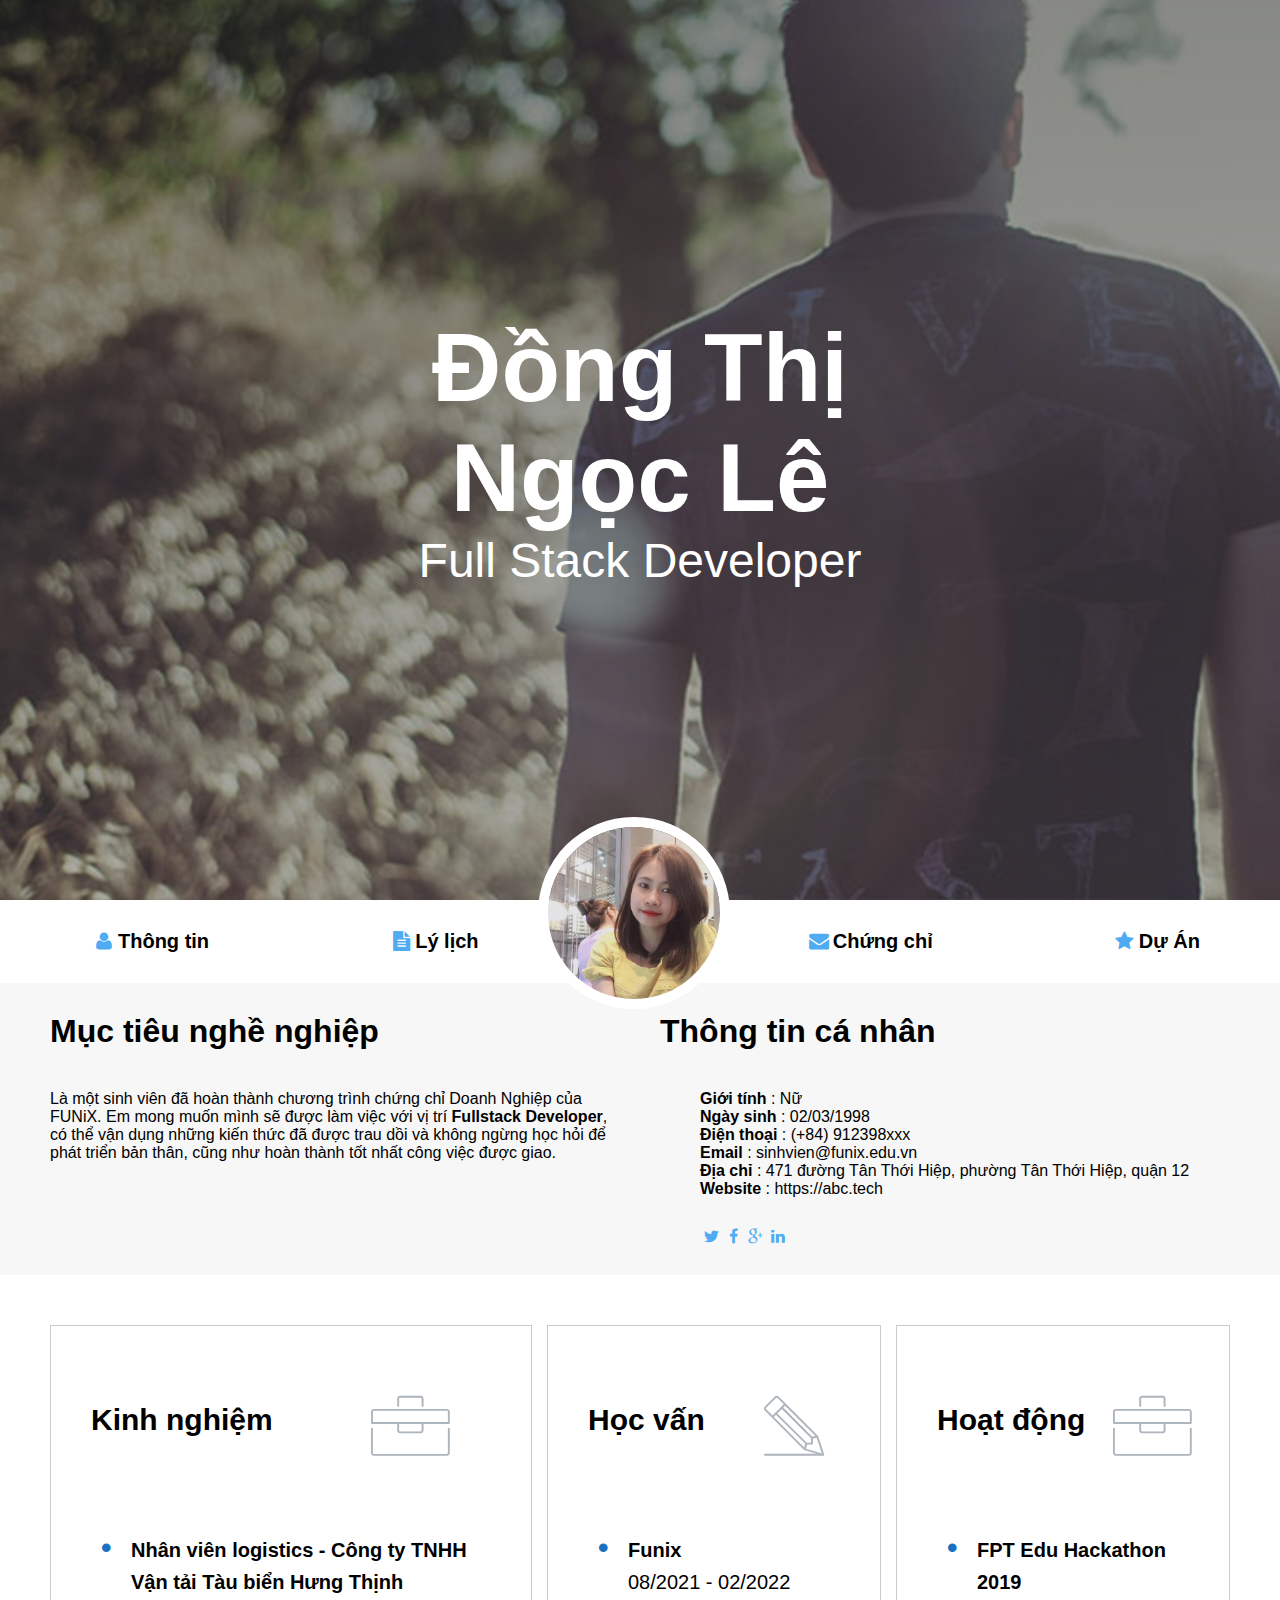
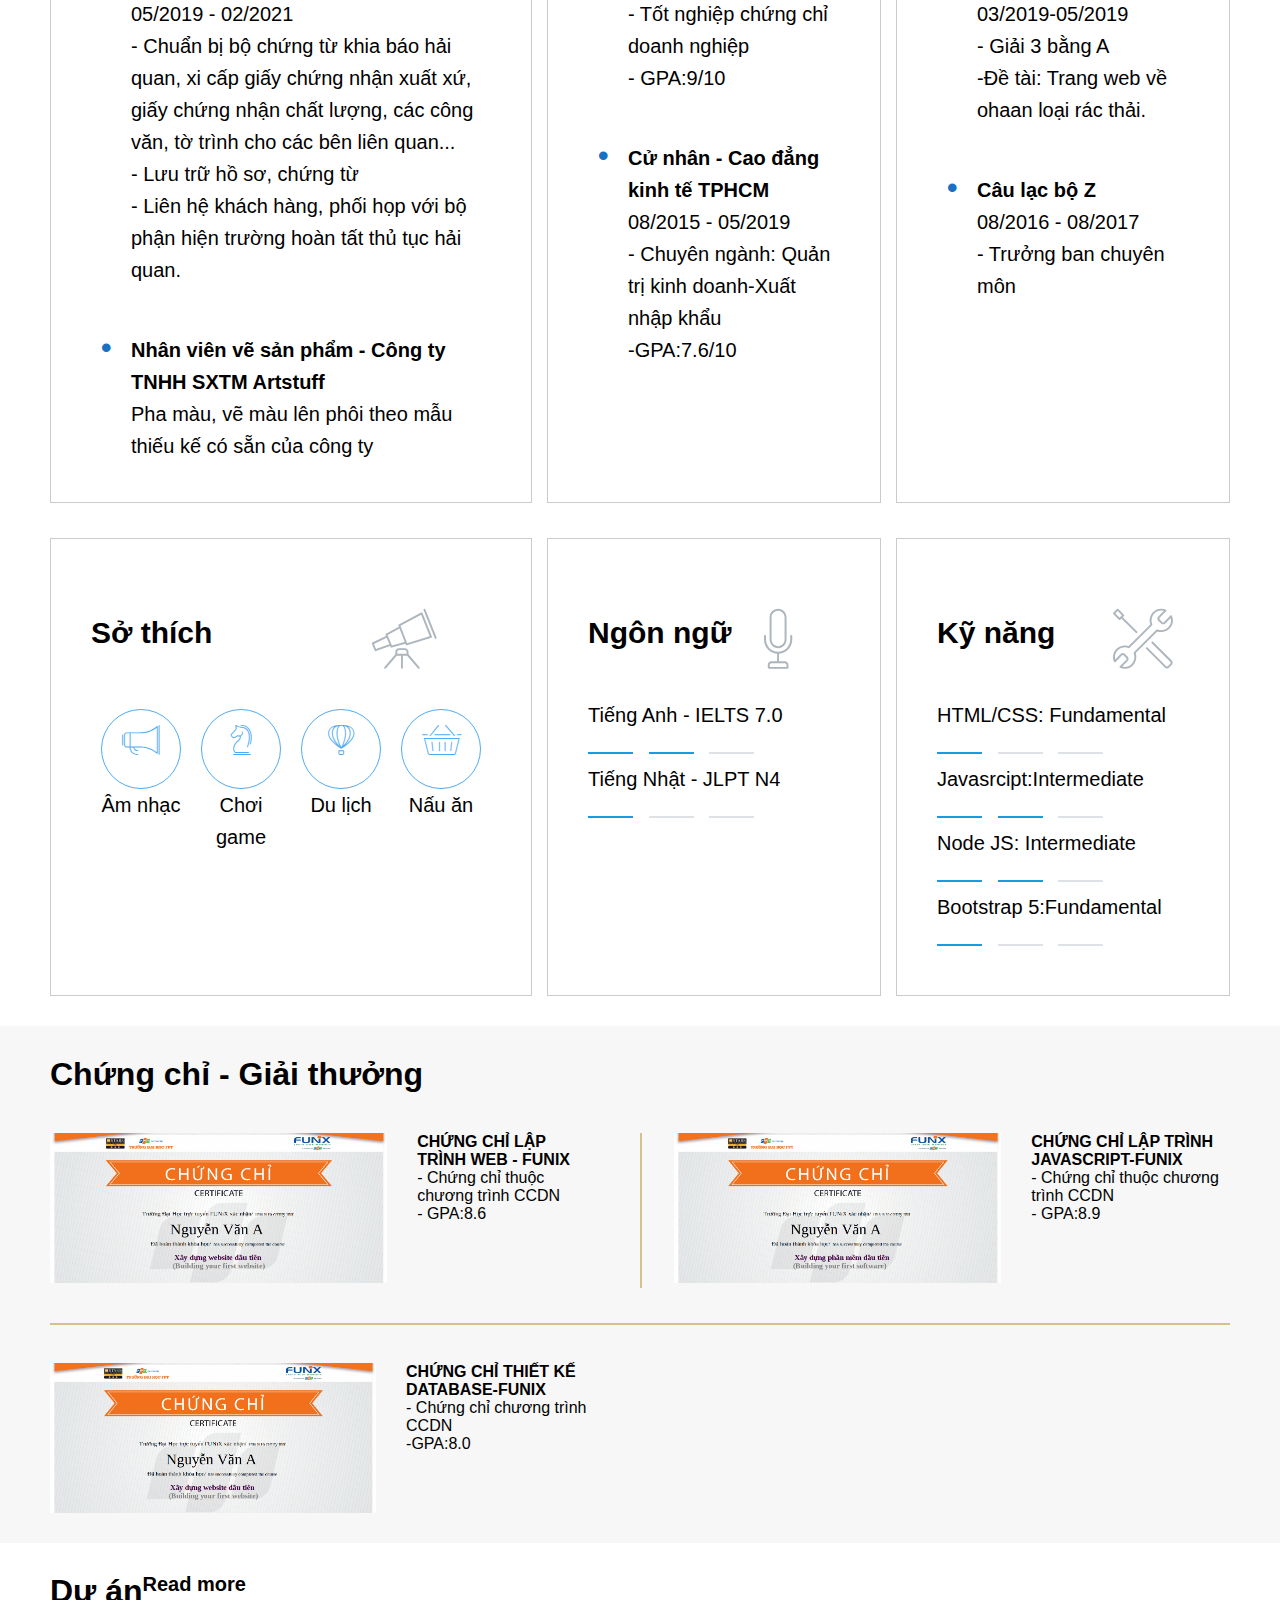
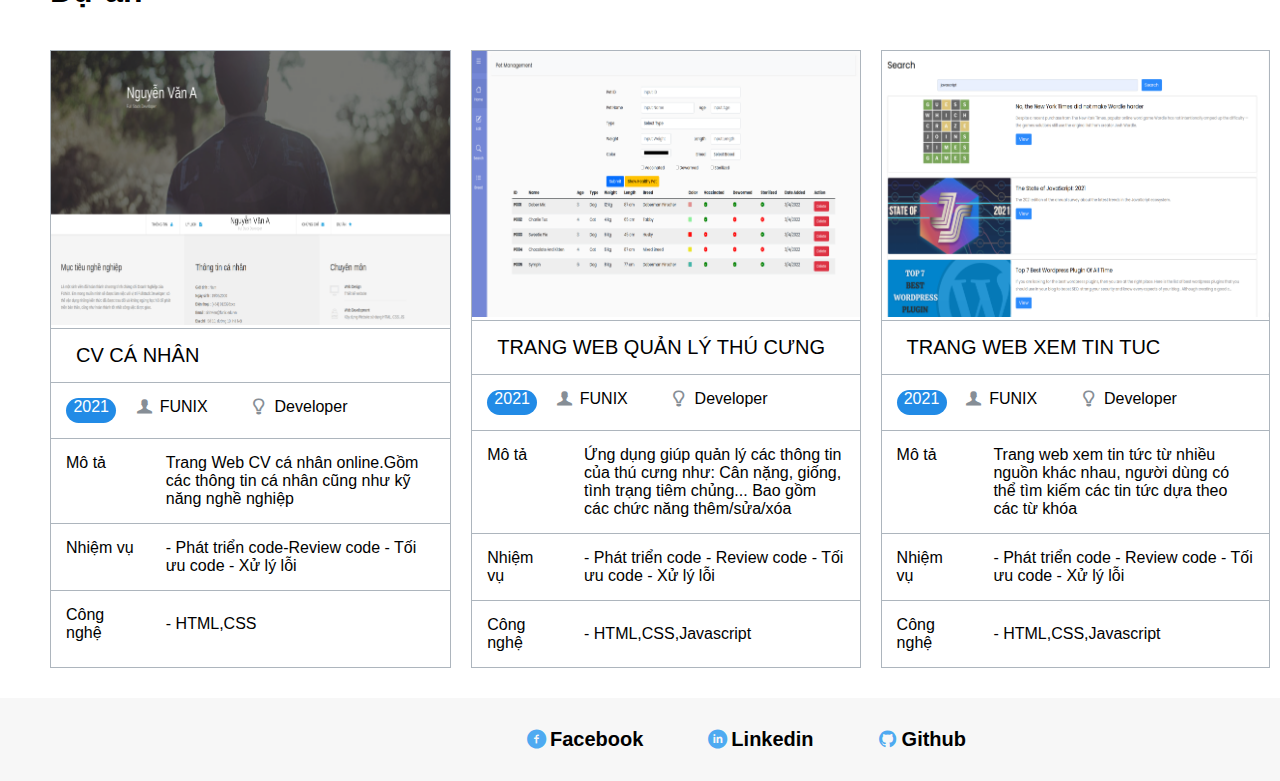
<file: index.html>
<!DOCTYPE html>
<html lang="en">
  <head>
    <meta charset="UTF-8" />
    <meta http-equiv="X-UA-Compatible" content="IE=edge" />
    <meta name="viewport" content="width=device-width, initial-scale=1.0" />
    <link
      href="https://cdn.jsdelivr.net/npm/bootstrap@5.0.2/dist/css/bootstrap.min.css"
      rel="stylesheet"
      integrity="sha384-EVSTQN3/azprG1Anm3QDgpJLIm9Nao0Yz1ztcQTwFspd3yD65VohhpuuCOmLASjC"
      crossorigin="anonymous"
    />
    <link rel="stylesheet" href="./css/laptop.css" />
    <link rel="stylesheet" href="./css/tablet.css" />
    <link rel="stylesheet" href="./css/mobile.css" />
    <link rel="stylesheet" href="./css/font.css" />
    <title>Assignment 03</title>
  </head>
  <body>
    <div id="banner" style="padding: 50px">
      <div class="text-banner">
        <h1>Đồng Thị Ngọc Lê</h1>
        <span>Full Stack Developer</span>
      </div>
    </div>

    <section id="nav-bar">
      <nav class="container infor">
        <!--chèn icon từ file css sẵn có-->
        <ul>
          <li>
            <a href="#"> <i class="icon-user"></i>Thông tin</a>
          </li>
          <li>
            <a href="#"> <i class="icon-doc-text-inv"></i>Lý lịch</a>
          </li>
          <!--thêm hình ảnh cv -->
          <li>
            <img class="imgcv" src="./images/imgcv.jpg" />
          </li>
          <li>
            <a href="#"> <i class="icon-mail-alt"></i>Chứng chỉ</a>
          </li>
          <li>
            <a href="#"><i class="icon-star-1"></i>Dự Án</a>
          </li>
        </ul>
      </nav>
    </section>

    <section id="about" class="bg-grey">
      <div class="container">
        <div class="target-personal">
          <div id="target">
            <h1 class="section-title">Mục tiêu nghề nghiệp</h1>
            <p>
              Là một sinh viên đã hoàn thành chương trình chứng chỉ Doanh Nghiệp
              của FUNiX. Em mong muốn mình sẽ được làm việc với vị trí
              <b>Fullstack Developer</b>, có thể vận dụng những kiến thức đã
              được trau dồi và không ngừng học hỏi để phát triển bản thân, cũng
              như hoàn thành tốt nhất công việc được giao.
            </p>
          </div>
          <div id="personal-info">
            <h1 class="section-title">Thông tin cá nhân</h1>
            <ul class="mt-40 info">
              <li>
                <span><b>Giới tính</b></span> : Nữ
              </li>
              <li>
                <span><b>Ngày sinh</b></span> : 02/03/1998
              </li>
              <li>
                <span><b>Điện thoại</b></span> : (+84) 912398xxx
              </li>
              <li>
                <span><b>Email</b></span> : sinhvien@funix.edu.vn
              </li>
              <li>
                <span><b>Địa chỉ</b></span> : 471 đường Tân Thới Hiệp, phường
                Tân Thới Hiệp, quận 12
              </li>
              <li>
                <span><b>Website</b></span> : https://abc.tech
              </li>
              <!--thêm icon theo mẫu có sẵn trong fill css tương ứng-->
              <div class="icon">
                <i class="icon-twitter"></i><i class="icon-facebook"></i
                ><i class="icon-gplus"></i><i class="icon-linkedin"></i>
              </div>
            </ul>
          </div>
        </div>
      </div>
    </section>

    <section id="job-info">
      <div class="container">
        <div class="job">
          <div class="border-job" style="margin-top: 20px">
            <div class="grid-job-icon">
              <h1 class="job-tittle">Kinh nghiệm</h1>
              <i class="ic-toolbox job-icon"></i>
            </div>
            <!-- tạo list trong job-->
            <ul class="job-text">
              <li>
                <h4>
                  Nhân viên logistics - Công ty TNHH Vận tải Tàu biển Hưng Thịnh
                </h4>
                <p>05/2019 - 02/2021</p>
                <p>
                  - Chuẩn bị bộ chứng từ khia báo hải quan, xi cấp giấy chứng
                  nhận xuất xứ, giấy chứng nhận chất lượng, các công văn, tờ
                  trình cho các bên liên quan...<br />
                  - Lưu trữ hồ sơ, chứng từ<br />
                  - Liên hệ khách hàng, phối họp với bộ phận hiện trường hoàn
                  tất thủ tục hải quan.
                </p>
              </li>
              <li>
                <h4>Nhân viên vẽ sản phẩm - Công ty TNHH SXTM Artstuff</h4>
                <p>
                  Pha màu, vẽ màu lên phôi theo mẫu thiếu kế có sẵn của công ty
                </p>
              </li>
            </ul>
          </div>
          <div class="border-job" style="margin-top: 20px">
            <div class="grid-job-icon">
              <h1 class="job-tittle">Học vấn</h1>
              <i class="ic-pencil job-icon"></i>
            </div>
            <ul class="job-text">
              <li>
                <h4>Funix</h4>
                <p>08/2021 - 02/2022</p>
                <p>
                  - Tốt nghiệp chứng chỉ doanh nghiệp <br />
                  - GPA:9/10
                </p>
              </li>
              <li>
                <h4>Cử nhân - Cao đẳng kinh tế TPHCM</h4>
                <p>08/2015 - 05/2019</p>
                <p>
                  - Chuyên ngành: Quản trị kinh doanh-Xuất nhập khẩu <br />
                  -GPA:7.6/10
                </p>
              </li>
            </ul>
          </div>
          <div class="border-job" style="margin-top: 20px">
            <div class="grid-job-icon">
              <h1 class="job-tittle">Hoạt động</h1>
              <i class="ic-toolbox job-icon"></i>
            </div>
            <ul class="job-text">
              <li>
                <h4>FPT Edu Hackathon 2019</h4>
                <p>03/2019-05/2019</p>
                <p>
                  - Giải 3 bằng A <br />
                  -Đề tài: Trang web về ohaan loại rác thải.
                </p>
              </li>
              <li>
                <h4>Câu lạc bộ Z</h4>
                <p>08/2016 - 08/2017</p>
                <p>- Trưởng ban chuyên môn</p>
              </li>
            </ul>
          </div>
          <div class="border-job" style="margin-top: 20px">
            <div class="grid-job-icon">
              <!--tạo 1 div bao quanh tittle và icon để chia cột-->
              <h1 class="job-tittle">Sở thích</h1>
              <i class="ic-telescope job-icon"></i>
            </div>
            <div class="grid-sothich">
              <div class="ic-sothich">
                <i class="ic-megaphone"></i>
                <p class="job-text">Âm nhạc</p>
              </div>
              <div class="ic-sothich">
                <i class="ic-strategy"></i>
                <p class="job-text">Chơi game</p>
              </div>
              <div class="ic-sothich">
                <i class="ic-hotairballoon"></i>
                <p class="job-text">Du lịch</p>
              </div>
              <div class="ic-sothich">
                <i class="ic-basket"></i>
                <p class="job-text">Nấu ăn</p>
              </div>
            </div>
          </div>
          <div class="border-job" style="margin-top: 20px">
            <div class="grid-job-icon">
              <h1 class="job-tittle">Ngôn ngữ</h1>
              <i class="ic-mic job-icon"></i>
            </div>
            <div class="job-text">
              <p>Tiếng Anh - IELTS 7.0</p>

              <div class="point-blue"></div>
              <div class="point-blue"></div>
              <div class="point-grey"></div>

              <p>Tiếng Nhật - JLPT N4</p>

              <div class="point-blue"></div>
              <div class="point-grey"></div>
              <div class="point-grey"></div>
            </div>
          </div>
          <div class="border-job" style="margin-top: 20px">
            <div class="grid-job-icon">
              <h1 class="job-tittle">Kỹ năng</h1>
              <i class="ic-tools-2 job-icon"></i>
            </div>
            <div class="job-text">
              <p>HTML/CSS: Fundamental</p>
              <!--tạo 3 khối điểm-->
              <div class="point-blue"></div>
              <div class="point-grey"></div>
              <div class="point-grey"></div>

              <p>Javasrcipt:Intermediate</p>

              <div class="point-blue"></div>
              <div class="point-blue"></div>
              <div class="point-grey"></div>

              <p>Node JS: Intermediate</p>

              <div class="point-blue"></div>
              <div class="point-blue"></div>
              <div class="point-grey"></div>

              <p>Bootstrap 5:Fundamental</p>

              <div class="point-blue"></div>
              <div class="point-grey"></div>
              <div class="point-grey"></div>
            </div>
          </div>
        </div>
      </div>
    </section>
    <section id="certificate" class="bg-grey">
      <div class="container">
        <h1 class="section-title">Chứng chỉ - Giải thưởng</h1>
        <!--tạo  div với class là ccgt bao gồm  chứng chỉ để chia theo cột-->
        <div class="ccgt">
          <!-- tạo  div với class là ccdn bao gồm hình ảnh chứng chỉ và text chứng chỉ -->
          <div class="ccdn">
            <img src="./images/Cert_WEB.png" width="300" height="150" />
            <div class="text-ccdn">
              <strong>CHỨNG CHỈ LẬP TRÌNH WEB - FUNIX</strong>
              <p>
                - Chứng chỉ thuộc chương trình CCDN<br />
                - GPA:8.6
              </p>
            </div>
          </div>
          <div class="line-dung"></div>
          <div class="ccdn">
            <img src="./images/Cert_PRF.png" width="300" height="150" />
            <div class="text-ccdn">
              <strong>CHỨNG CHỈ LẬP TRÌNH JAVASCRIPT-FUNIX</strong>
              <p>
                - Chứng chỉ thuộc chương trình CCDN<br />
                - GPA:8.9
              </p>
            </div>
          </div>
          <div class="line-giua"></div>
          <div class="ccdn">
            <img src="./images/Cert_DBI.png" width="300" height="150" />
            <div class="text-ccdn">
              <strong>CHỨNG CHỈ THIẾT KẾ DATABASE-FUNIX</strong>
              <p>
                - Chứng chỉ chương trình CCDN<br />
                -GPA:8.0
              </p>
            </div>
          </div>
        </div>
      </div>
    </section>

    <section id="project">
      <div class="container">
        <div class="title-link">
          <h1 class="section-title">Dự án</h1>
          <!--thêm link liên kết với project-->
          <a href="./Project.html" class="btn btn-info text-light ms-5"
            >Read more</a
          >
        </div>
        <!-- tạo div chứa 3 dự án để chia 3 cột bằng nhau-->
        <div class="du-an">
          <div class="cv-canhan">
            <img src="./images/project_1.png" />
            <div class="tittle-duan">CV CÁ NHÂN</div>
            <div class="chucvu">
              <div class="nam">2021</div>
              <div class="area">
                <div><i class="icon-user-1"></i> FUNIX</div>
                <div><i class="icon-lamp"></i> Developer</div>
              </div>
            </div>
            <!--tạo bảng table xây dựng bảng mô tả-->
            <table>
              <tr>
                <td class="cot1">Mô tả</td>
                <td>
                  Trang Web CV cá nhân online.Gồm các thông tin cá nhân cũng như
                  kỹ năng nghề nghiệp
                </td>
              </tr>
              <tr>
                <td class="cot1">Nhiệm vụ</td>
                <td>- Phát triển code-Review code - Tối ưu code - Xử lý lỗi</td>
              </tr>
              <tr>
                <td class="cot1">Công nghệ</td>
                <td>- HTML,CSS</td>
              </tr>
            </table>
          </div>
          <div class="web-thucung">
            <img src="./images/project_2.png" />
            <div class="tittle-duan">TRANG WEB QUẢN LÝ THÚ CƯNG</div>
            <div class="chucvu">
              <div class="nam">2021</div>
              <div class="area">
                <div><i class="icon-user-1"></i> FUNIX</div>
                <div><i class="icon-lamp"></i> Developer</div>
              </div>
            </div>
            <table>
              <tr>
                <td class="cot1">Mô tả</td>
                <td>
                  Ứng dụng giúp quản lý các thông tin của thú cưng như: Cân
                  nặng, giống, tình trạng tiêm chủng... Bao gồm các chức năng
                  thêm/sửa/xóa
                </td>
              </tr>
              <tr>
                <td class="cot1">Nhiệm vụ</td>
                <td>
                  - Phát triển code - Review code - Tối ưu code - Xử lý lỗi
                </td>
              </tr>
              <tr>
                <td class="cot1">Công nghệ</td>
                <td>- HTML,CSS,Javascript</td>
              </tr>
            </table>
          </div>
          <div class="web-tintuc">
            <img src="./images/project_3.png" />
            <div class="tittle-duan">TRANG WEB XEM TIN TUC</div>
            <div class="chucvu">
              <div class="nam">2021</div>
              <div class="area">
                <div><i class="icon-user-1"></i> FUNIX</div>
                <div><i class="icon-lamp"></i> Developer</div>
              </div>
            </div>
            <table>
              <tr>
                <td class="cot1">Mô tả</td>
                <td>
                  Trang web xem tin tức từ nhiều nguồn khác nhau, người dùng có
                  thể tìm kiếm các tin tức dựa theo các từ khóa
                </td>
              </tr>
              <tr>
                <td class="cot1">Nhiệm vụ</td>
                <td>
                  - Phát triển code - Review code - Tối ưu code - Xử lý lỗi
                </td>
              </tr>
              <tr>
                <td class="cot1">Công nghệ</td>
                <td>- HTML,CSS,Javascript</td>
              </tr>
            </table>
          </div>
        </div>
      </div>
    </section>

    <section id="footer" class="bg-grey">
      <div class="container">
        <div class="link-footer">
          <div>
            <a href="#"><i class="icon-facebook-circled"></i>Facebook</a>
          </div>
          <div>
            <a href="#"><i class="icon-linkedin-circled"></i>Linkedin</a>
          </div>
          <div>
            <a href="#"><i class="icon-github-circled"></i>Github</a>
          </div>
        </div>
      </div>
    </section>
    <script
      src="https://cdn.jsdelivr.net/npm/bootstrap@5.0.2/dist/js/bootstrap.bundle.min.js"
      integrity="sha384-MrcW6ZMFYlzcLA8Nl+NtUVF0sA7MsXsP1UyJoMp4YLEuNSfAP+JcXn/tWtIaxVXM"
      crossorigin="anonymous"
    ></script>
  </body>
</html>
</file>
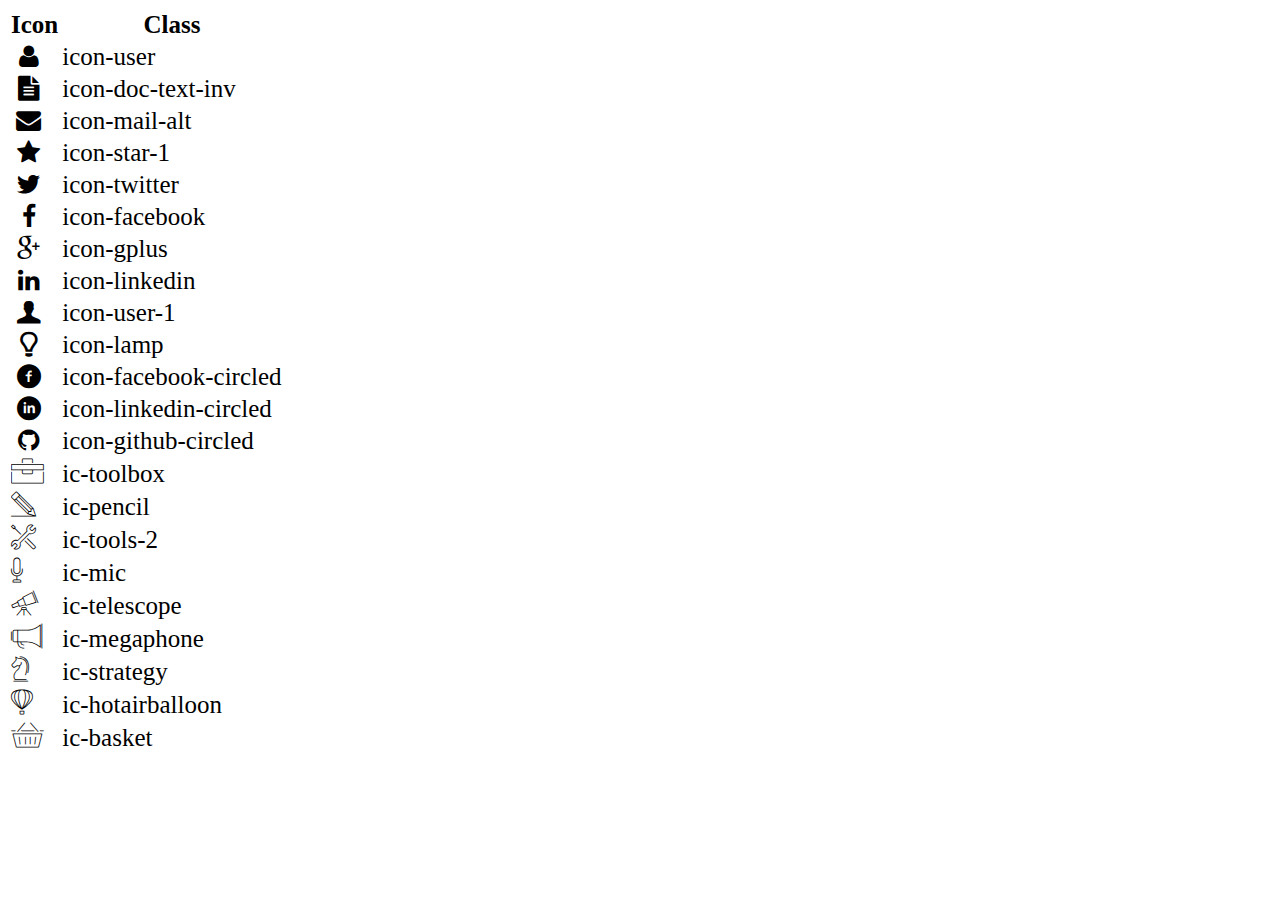
<file: icon-list.html>
<!DOCTYPE html>
<html lang="en">

<head>
    <meta charset="UTF-8">
    <meta http-equiv="X-UA-Compatible" content="IE=edge">
    <meta name="viewport" content="width=device-width, initial-scale=1.0">
    <link rel="stylesheet" href="css/font.css">
    <title>Icon List</title>
</head>

<body>
    <table style="font-size: 25px;">
        <thead>
            <tr>
                <th>Icon</th>
                <th>Class</th>
            </tr>
        </thead>
        <tbody>
            <tr>
                <td><i class="icon-user"></i></td>
                <td>icon-user</td>
            </tr>
            <tr>
                <td><i class="icon-doc-text-inv"></i></td>
                <td>icon-doc-text-inv</td>
            </tr>
            <tr>
                <td><i class="icon-mail-alt"></i></td>
                <td>icon-mail-alt</td>
            </tr>
            <tr>
                <td><i class="icon-star-1"></i></td>
                <td>icon-star-1</td>
            </tr>
            <tr>
                <td><i class="icon-twitter"></i></td>
                <td>icon-twitter</td>
            </tr>
            <tr>
                <td><i class="icon-facebook"></i></td>
                <td>icon-facebook</td>
            </tr>
            <tr>
                <td><i class="icon-gplus"></i></td>
                <td>icon-gplus</td>
            </tr>
            <tr>
                <td><i class="icon-linkedin"></i></td>
                <td>icon-linkedin</td>
            </tr>
            <tr>
                <td><i class="icon-user-1"></i></td>
                <td>icon-user-1</td>
            </tr>
            <tr>
                <td><i class="icon-lamp"></i></td>
                <td>icon-lamp</td>
            </tr>
            <tr>
                <td><i class="icon-facebook-circled"></i></td>
                <td>icon-facebook-circled</td>
            </tr>
            <tr>
                <td><i class="icon-linkedin-circled"></i></td>
                <td>icon-linkedin-circled</td>
            </tr>
            <tr>
                <td><i class="icon-github-circled"></i></td>
                <td>icon-github-circled</td>
            </tr>
            <tr>
                <td><i class="ic-toolbox"></i></td>
                <td>ic-toolbox</td>
            </tr>
            <tr>
                <td><i class="ic-pencil"></i></td>
                <td>ic-pencil</td>
            </tr>
            <tr>
                <td><i class="ic-tools-2"></i></td>
                <td>ic-tools-2</td>
            </tr>

            <tr>
                <td><i class="ic-mic"></i></td>
                <td>ic-mic</td>
            </tr>
            <tr>
                <td><i class="ic-telescope"></i></td>
                <td>ic-telescope</td>
            </tr>
            <tr>
                <td><i class="ic-megaphone"></i></td>
                <td>ic-megaphone</td>
            </tr>
            <tr>
                <td><i class="ic-strategy"></i></td>
                <td>ic-strategy</td>
            </tr>
            <tr>
                <td><i class="ic-hotairballoon"></i></td>
                <td>ic-hotairballoon</td>
            </tr>
            <tr>
                <td><i class="ic-basket"></i></td>
                <td>ic-basket</td>
            </tr>
        </tbody>
    </table>
</body>

</html>
</file>
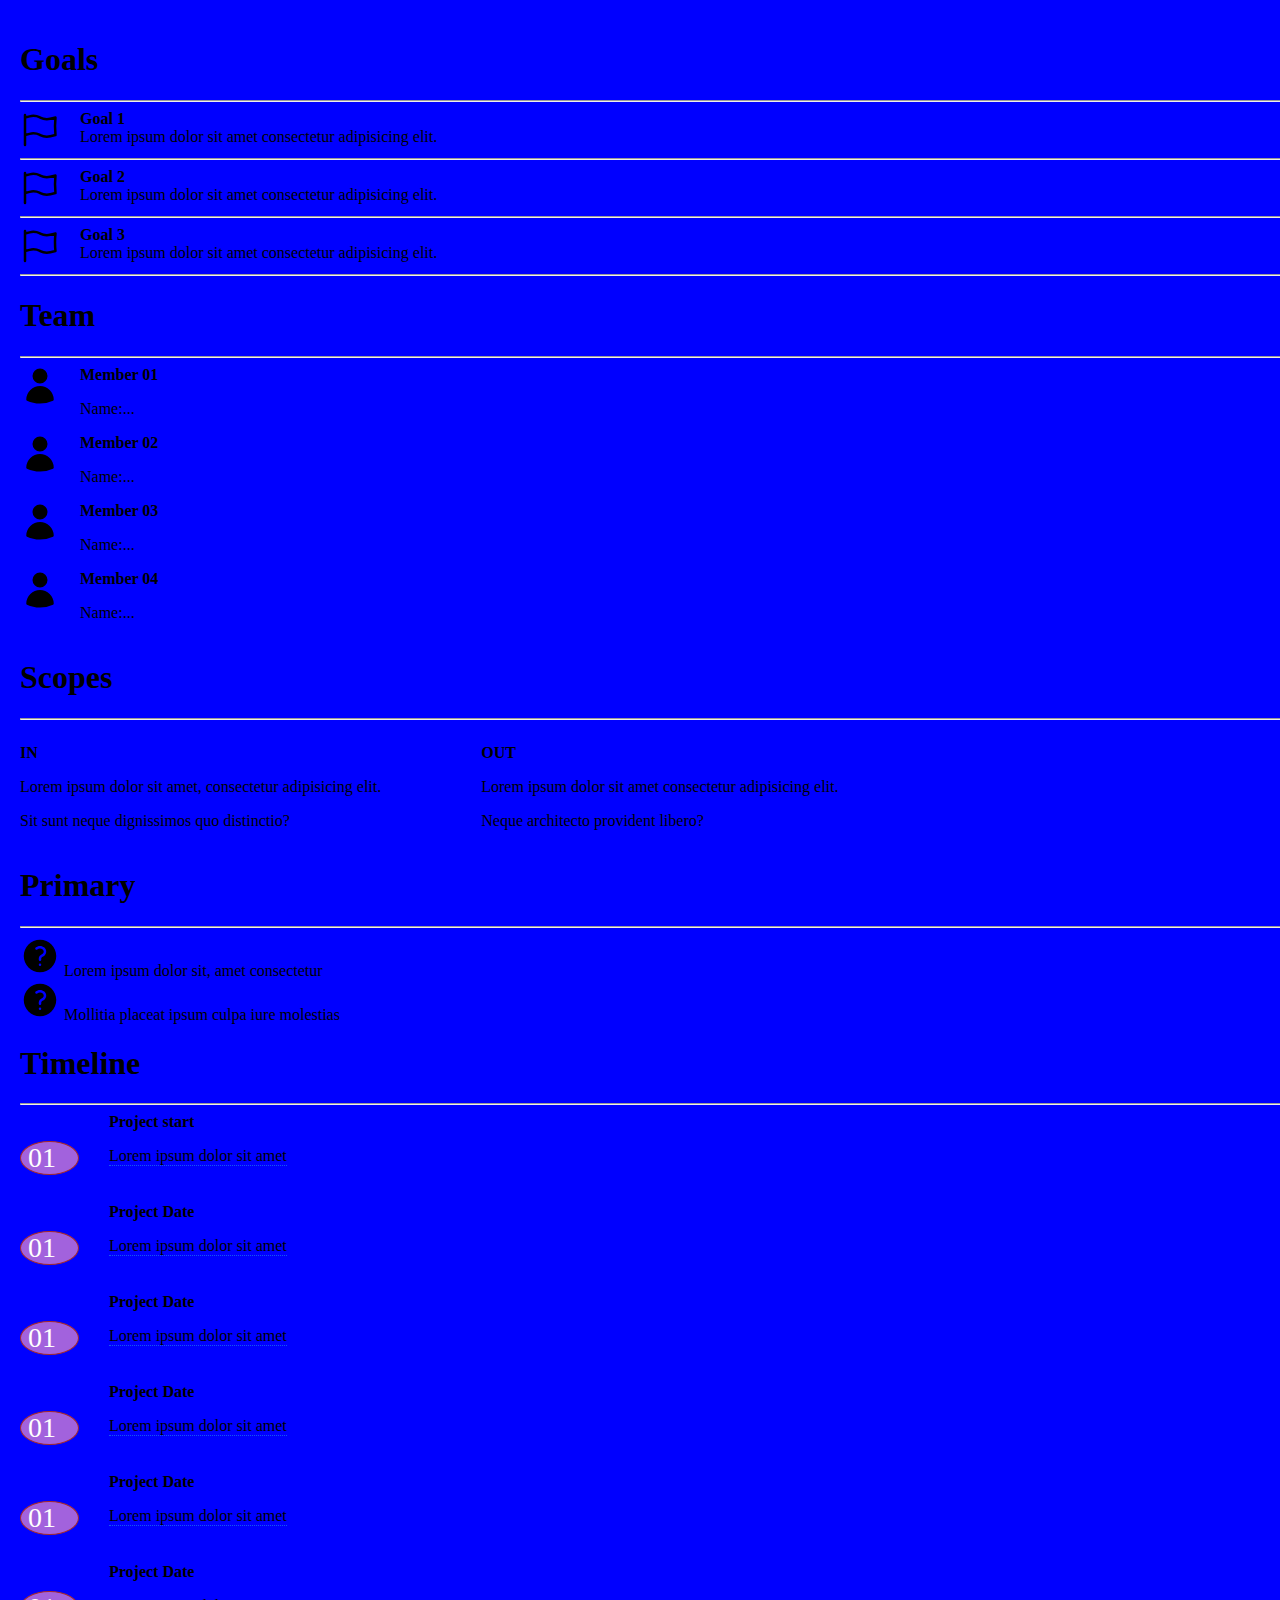
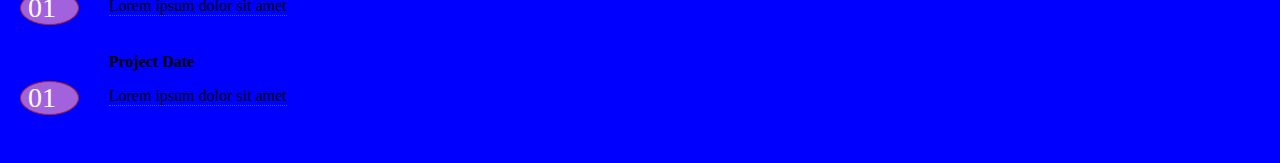
<file: Project.html>
<!DOCTYPE html>
<html lang="en">
  <head>
    <meta charset="UTF-8" />
    <meta http-equiv="X-UA-Compatible" content="IE=edge" />
    <meta name="viewport" content="width=device-width, initial-scale=1.0" />
    <link
      href="https://cdn.jsdelivr.net/npm/bootstrap@5.0.2/dist/css/bootstrap.min.css"
      rel="stylesheet"
      integrity="sha384-EVSTQN3/azprG1Anm3QDgpJLIm9Nao0Yz1ztcQTwFspd3yD65VohhpuuCOmLASjC"
      crossorigin="anonymous"
    />
    <link rel="stylesheet" href="./css/project.css" />
    <title>Project Charter</title>
  </head>
  <body>
    <div class="container-fluid mt-3">
      <div class="row g-5">
        <div class="col-lg-8 bg-light text-dark">
          <div class="row g-5">
            <div class="col-lg-8 bg-light text-dark">
              <h1 class="title py-3 px-3">Goals</h1>
              <hr />
              <div class="icon-text">
                <svg
                  xmlns="http://www.w3.org/2000/svg"
                  fill="none"
                  viewBox="0 0 24 24"
                  stroke-width="1.5"
                  stroke="currentColor"
                  class="flag"
                >
                  <path
                    stroke-linecap="round"
                    stroke-linejoin="round"
                    d="M3 3v1.5M3 21v-6m0 0l2.77-.693a9 9 0 016.208.682l.108.054a9 9 0 006.086.71l3.114-.732a48.524 48.524 0 01-.005-10.499l-3.11.732a9 9 0 01-6.085-.711l-.108-.054a9 9 0 00-6.208-.682L3 4.5M3 15V4.5"
                  />
                </svg>

                <span>
                  <strong>Goal 1</strong><br />
                  Lorem ipsum dolor sit amet consectetur adipisicing elit.
                </span>
              </div>
              <hr />
              <div class="icon-text">
                <svg
                  xmlns="http://www.w3.org/2000/svg"
                  fill="none"
                  viewBox="0 0 24 24"
                  stroke-width="1.5"
                  stroke="currentColor"
                  class="flag"
                >
                  <path
                    stroke-linecap="round"
                    stroke-linejoin="round"
                    d="M3 3v1.5M3 21v-6m0 0l2.77-.693a9 9 0 016.208.682l.108.054a9 9 0 006.086.71l3.114-.732a48.524 48.524 0 01-.005-10.499l-3.11.732a9 9 0 01-6.085-.711l-.108-.054a9 9 0 00-6.208-.682L3 4.5M3 15V4.5"
                  />
                </svg>
                <span>
                  <strong>Goal 2</strong><br />
                  Lorem ipsum dolor sit amet consectetur adipisicing elit.
                </span>
              </div>
              <hr />
              <div class="icon-text">
                <svg
                  xmlns="http://www.w3.org/2000/svg"
                  fill="none"
                  viewBox="0 0 24 24"
                  stroke-width="1.5"
                  stroke="currentColor"
                  class="flag"
                >
                  <path
                    stroke-linecap="round"
                    stroke-linejoin="round"
                    d="M3 3v1.5M3 21v-6m0 0l2.77-.693a9 9 0 016.208.682l.108.054a9 9 0 006.086.71l3.114-.732a48.524 48.524 0 01-.005-10.499l-3.11.732a9 9 0 01-6.085-.711l-.108-.054a9 9 0 00-6.208-.682L3 4.5M3 15V4.5"
                  />
                </svg>
                <span>
                  <strong>Goal 3</strong><br />
                  Lorem ipsum dolor sit amet consectetur adipisicing elit.
                </span>
              </div>
              <hr />
            </div>
            <div class="col-lg-4 bg-light text-dark">
              <h1 class="title py-3 px-3">Team</h1>
              <hr />
              <div class="icon-text">
                <svg
                  xmlns="http://www.w3.org/2000/svg"
                  viewBox="0 0 24 24"
                  fill="currentColor"
                  class="member"
                >
                  <path
                    fill-rule="evenodd"
                    d="M7.5 6a4.5 4.5 0 119 0 4.5 4.5 0 01-9 0zM3.751 20.105a8.25 8.25 0 0116.498 0 .75.75 0 01-.437.695A18.683 18.683 0 0112 22.5c-2.786 0-5.433-.608-7.812-1.7a.75.75 0 01-.437-.695z"
                    clip-rule="evenodd"
                  />
                </svg>

                <span>
                  <strong>Member 01</strong>
                  <p>Name:...</p>
                </span>
              </div>
              <div class="icon-text">
                <svg
                  xmlns="http://www.w3.org/2000/svg"
                  viewBox="0 0 24 24"
                  fill="currentColor"
                  class="member"
                >
                  <path
                    fill-rule="evenodd"
                    d="M7.5 6a4.5 4.5 0 119 0 4.5 4.5 0 01-9 0zM3.751 20.105a8.25 8.25 0 0116.498 0 .75.75 0 01-.437.695A18.683 18.683 0 0112 22.5c-2.786 0-5.433-.608-7.812-1.7a.75.75 0 01-.437-.695z"
                    clip-rule="evenodd"
                  />
                </svg>
                <span>
                  <strong>Member 02</strong>
                  <p>Name:...</p>
                </span>
              </div>
              <div class="icon-text">
                <svg
                  xmlns="http://www.w3.org/2000/svg"
                  viewBox="0 0 24 24"
                  fill="currentColor"
                  class="member"
                >
                  <path
                    fill-rule="evenodd"
                    d="M7.5 6a4.5 4.5 0 119 0 4.5 4.5 0 01-9 0zM3.751 20.105a8.25 8.25 0 0116.498 0 .75.75 0 01-.437.695A18.683 18.683 0 0112 22.5c-2.786 0-5.433-.608-7.812-1.7a.75.75 0 01-.437-.695z"
                    clip-rule="evenodd"
                  />
                </svg>
                <span>
                  <strong>Member 03</strong>
                  <p>Name:...</p>
                </span>
              </div>
              <div class="icon-text">
                <svg
                  xmlns="http://www.w3.org/2000/svg"
                  viewBox="0 0 24 24"
                  fill="currentColor"
                  class="member"
                >
                  <path
                    fill-rule="evenodd"
                    d="M7.5 6a4.5 4.5 0 119 0 4.5 4.5 0 01-9 0zM3.751 20.105a8.25 8.25 0 0116.498 0 .75.75 0 01-.437.695A18.683 18.683 0 0112 22.5c-2.786 0-5.433-.608-7.812-1.7a.75.75 0 01-.437-.695z"
                    clip-rule="evenodd"
                  />
                </svg>
                <span>
                  <strong>Member 04</strong>
                  <p>Name:...</p>
                </span>
              </div>
            </div>
          </div>
          <div class="row g-5">
            <div class="col-lg-8 bg-light text-dark">
              <h1 class="title py-3 px-3">Scopes</h1>
              <hr />
              <div class="in-out">
                <div>
                  <p><strong>IN</strong></p>
                  <p>
                    Lorem ipsum dolor sit amet, consectetur adipisicing elit.
                  </p>
                  <p>Sit sunt neque dignissimos quo distinctio?</p>
                </div>
                <div>
                  <p><strong>OUT</strong></p>
                  <p>
                    Lorem ipsum dolor sit amet consectetur adipisicing elit.
                  </p>
                  <p>Neque architecto provident libero?</p>
                </div>
              </div>
            </div>
            <div class="col-lg-4 bg-light text-dark">
              <h1 class="title py-3 px-3">Primary</h1>
              <hr />
              <div class="primary">
                <svg
                  xmlns="http://www.w3.org/2000/svg"
                  viewBox="0 0 24 24"
                  fill="currentColor"
                  class="member"
                >
                  <path
                    fill-rule="evenodd"
                    d="M2.25 12c0-5.385 4.365-9.75 9.75-9.75s9.75 4.365 9.75 9.75-4.365 9.75-9.75 9.75S2.25 17.385 2.25 12zm11.378-3.917c-.89-.777-2.366-.777-3.255 0a.75.75 0 01-.988-1.129c1.454-1.272 3.776-1.272 5.23 0 1.513 1.324 1.513 3.518 0 4.842a3.75 3.75 0 01-.837.552c-.676.328-1.028.774-1.028 1.152v.75a.75.75 0 01-1.5 0v-.75c0-1.279 1.06-2.107 1.875-2.502.182-.088.351-.199.503-.331.83-.727.83-1.857 0-2.584zM12 18a.75.75 0 100-1.5.75.75 0 000 1.5z"
                    clip-rule="evenodd"
                  />
                </svg>

                <span>Lorem ipsum dolor sit, amet consectetur</span>
              </div>
              <div class="primary">
                <svg
                  xmlns="http://www.w3.org/2000/svg"
                  viewBox="0 0 24 24"
                  fill="currentColor"
                  class="member"
                >
                  <path
                    fill-rule="evenodd"
                    d="M2.25 12c0-5.385 4.365-9.75 9.75-9.75s9.75 4.365 9.75 9.75-4.365 9.75-9.75 9.75S2.25 17.385 2.25 12zm11.378-3.917c-.89-.777-2.366-.777-3.255 0a.75.75 0 01-.988-1.129c1.454-1.272 3.776-1.272 5.23 0 1.513 1.324 1.513 3.518 0 4.842a3.75 3.75 0 01-.837.552c-.676.328-1.028.774-1.028 1.152v.75a.75.75 0 01-1.5 0v-.75c0-1.279 1.06-2.107 1.875-2.502.182-.088.351-.199.503-.331.83-.727.83-1.857 0-2.584zM12 18a.75.75 0 100-1.5.75.75 0 000 1.5z"
                    clip-rule="evenodd"
                  />
                </svg>
                <span> Mollitia placeat ipsum culpa iure molestias </span>
              </div>
            </div>
          </div>
        </div>
        <div class="col-lg-4 bg-light text-dark">
          <h1 class="title py-3 px-3">Timeline</h1>
          <hr />
          <div class="timeline">
            <p class="timenumber">01</p>
            <span>
              <strong>Project start</strong>
              <p class="dot">Lorem ipsum dolor sit amet</p>
            </span>
          </div>
          <div class="timeline">
            <p class="timenumber">01</p>
            <span>
              <strong>Project Date</strong>
              <p class="dot">Lorem ipsum dolor sit amet</p>
            </span>
          </div>
          <div class="timeline">
            <p class="timenumber">01</p>
            <span>
              <strong>Project Date</strong>
              <p class="dot">Lorem ipsum dolor sit amet</p>
            </span>
          </div>
          <div class="timeline">
            <p class="timenumber">01</p>
            <span>
              <strong>Project Date</strong>
              <p class="dot">Lorem ipsum dolor sit amet</p>
            </span>
          </div>
          <div class="timeline">
            <p class="timenumber">01</p>
            <span>
              <strong>Project Date</strong>
              <p class="dot">Lorem ipsum dolor sit amet</p>
            </span>
          </div>
          <div class="timeline">
            <p class="timenumber">01</p>
            <span>
              <strong>Project Date</strong>
              <p class="dot">Lorem ipsum dolor sit amet</p>
            </span>
          </div>
          <div class="timeline">
            <p class="timenumber">01</p>
            <span>
              <strong>Project Date</strong>
              <p class="dot">Lorem ipsum dolor sit amet</p>
            </span>
          </div>
        </div>
      </div>
    </div>
    <script
      src="https://cdn.jsdelivr.net/npm/bootstrap@5.0.2/dist/js/bootstrap.bundle.min.js"
      integrity="sha384-MrcW6ZMFYlzcLA8Nl+NtUVF0sA7MsXsP1UyJoMp4YLEuNSfAP+JcXn/tWtIaxVXM"
      crossorigin="anonymous"
    ></script>
  </body>
</html>
</file>
<file: css/laptop.css>
@media screen and (min-width: 1025px) {
  #nav-bar {
    text-align: center;
    position: relative;
  }
  /*chèn thêm ảnh cv*/
  .imgcv {
    position: absolute;
    top: -100%;
    left: 42%;
    width: 15%;

    border-radius: 50%;
    border: 10px solid #fff;
  }
  #banner {
    /*height: 100vh;*/
    height: 100vh;
    position: relative;
    /*thêm ảnh vào banner, dùng background-image để taoj ảnh nền và dùng linear-gradient để màu ảnh được tối màu xuống chút*/
    background-image: linear-gradient(
        rgba(8, 8, 8, 0.452),
        rgba(43, 41, 41, 0.349)
      ),
      url("../images/banner.jpg");
    background-size: cover;

    color: #fff;
    text-align: center;
  }
  .text-banner {
    position: absolute;
    font-size: 48px;
    top: 50%;
    left: 50%;
    transform: translate(
      -50%,
      -50%
    ); /*dịch chuyển chữ lùi lại so với top và right*/
  }
  /*tùy chỉnh thông tin, lý lịch,chứng chỉ, dự án*/

  .infor ul {
    display: flex;

    justify-content: space-between;
  }

  a {
    font-weight: bold;
    color: #000;
    text-transform: uppercase;
    text-decoration: none;
    padding-right: 30px;
  }

  .icon {
    margin-top: 30px;
  }
  ul {
    list-style: none;
  }
  /*dùng grid tạo cột cho mục tiêu và thông tin*/
  .target-personal {
    display: grid;
    gap: 40px;
    grid-template-columns: 1fr 1fr;
  }
  .section-title {
    font-size: 32px;
    margin-bottom: 40px;
  }

  /*dùng grid để chia cột cho các job*/
  .job {
    display: grid;
    grid-template-columns: 1fr 1fr 1fr;
    gap: 15px;
  }

  .border-job {
    border: 1px solid rgb(206, 202, 202);
    padding: 40px;
    line-height: 1.6;
  }
  /*dùng grid để chia layout bên trong từng job*/
  .grid-job-icon {
    display: grid;
    grid-template-columns: 70% 30%;
    margin-bottom: 30px;

    margin-top: 30px;
  }
  .job-tittle {
    font-size: 30px;
  }
  .job-icon {
    font-size: 60px;
    color: #adb5bd;
  }
  .job-text {
    font-size: 20px;
  }
  /*điều chỉnh và định dạng lại màu dấu chấm*/
  ul {
    list-style: none;
  }
  .job ul li::before {
    content: "\2022";
    color: #1971c2;
    font-weight: bold;
    font-size: 30px;
    display: inline-block;
    width: 1em;
    margin-left: -1em;
    transform: translate(0, 80%);
  }
  /*tùy chỉnh layout trong sở thích bằng flex*/
  .grid-sothich {
    display: flex;
  }
  /*thêm circle bên ngoài icon*/
  .ic-megaphone,
  .ic-strategy,
  .ic-hotairballoon,
  .ic-basket {
    font-size: 30px;
    border: 1px solid;
    border-radius: 50%;
    width: 80px;
    height: 80px;
    /*căn chỉnh icon vô giữa*/
    display: flex;
    align-items: center;
    text-align: center;
    padding-top: 15px;
  }
  .ic-sothich {
    padding: 10px;

    text-align: center;
  }
  /*định dạng lại thang điểm*/
  .point-blue {
    background: #199cdb;
    display: inline-block;
    width: 45px;
    height: 2px;
    margin-right: 10px;
  }
  .point-grey {
    background: #dee2e6;
    display: inline-block;
    width: 45px;
    height: 2px;
    margin-right: 10px;
  }
  /*định dạng chứng chỉ-giải thưởng*/
  .ccgt {
    display: grid;
    grid-template-columns: auto auto;
    gap: 80px;
    /*đặt vị trí để thêm border*/
    position: relative;
  }
  /*chia chứng chỉ và dòng text*/
  .ccdn {
    display: flex;
    gap: 30px;
  }
  .line-dung {
    border: 0.5px solid#d6c08d;
    height: 155px;
    /*đặt vị trí so với ccgt để thêm border đứng ở giữa, tùy chỉnh vị trí đứng theo left*/
    position: absolute;
    left: 50%;
  }

  .line-giua {
    border: 0.5px solid #d6c08d;
    height: 1px;
    width: 100%;
    /*đặt vị trí so với ccgt để thêm border ngang ở giữa, tùy chỉnh vị trí theo top*/
    position: absolute;
    top: 50%;
  }
  /*điều chỉnh lại hình ảnh để phù hợp với kích thước màn hình*/
  .ccdn img {
    width: 100%;
  }

  .du-an {
    display: grid;
    width: 100%;
    grid-template-columns: 34% 33% 33%;
    gap: 20px;
  }
  .du-an img {
    width: 100%;
    height: auto;
  }
  .nam {
    background-color: #228be6;
    color: #fff;

    border-radius: 15px;
    width: 50px;
    height: 25px;
    padding-left: 20%;
  }
  .chucvu {
    display: grid;
    grid-template-columns: 10% 90%;
    gap: 30px;
    border-top: 1px solid #adb5bd;
    width: 100%;
    padding: 15px;
  }
  .area {
    display: flex;
    gap: 40px;
  }
  .icon-user-1,
  .icon-lamp {
    color: #868e96;
  }
  table {
    border-collapse: collapse; /*dùng collapse để loại bỏ bớt đường tale trùng nhau*/

    width: 100%;
  }
  td {
    border-top: 1px solid #adb5bd;
    padding: 15px;
  }
  .tittle-duan {
    border-top: 1px solid #adb5bd;
    width: 100%;
    padding: 15px;
    padding-left: 25px;
    font-size: 20px;
  }
  /*cho text lên trên cùng*/
  .cot1 {
    width: 25%;
    vertical-align: top;
  }
  .cv-canhan,
  .web-thucung,
  .web-tintuc {
    border: 1px solid #adb5bd;
  }
  /*footer*/
  .link-footer {
    display: flex;
    gap: 30px;
    transform: translate(40%, 0);
  }
  .icon-facebook-circled,
  .icon-linkedin-circled,
  .icon-github-circled {
    font-size: 100%;
  }
  a:link,
  a:visited {
    font-size: 20px;
    text-transform: none;
    text-decoration: none;
  }
  /*điều hỉnh link liên kết với project*/
  .title-link {
    display: flex;
  }
  .title-link a {
    width: auto;
    height: 20%;
  }
}
* {
  margin: 0px;
  box-sizing: border-box;
}
html {
  font-family: "fontello", sans-serif;
}
.bg-grey {
  background: #f7f7f7;
}

section > .container {
  width: 100%;
  margin: auto;
  display: block;

  padding: 30px 50px;
}
i {
  color: #2f9cf0d8;
}
</file>
<file: css/tablet.css>
@media screen and (min-width: 600px) and (max-width: 1024px) {
  * {
    margin: 0px;
    box-sizing: border-box;
  }
  html {
    font-family: "fontello", sans-serif;
  }
  .bg-grey {
    background: #f7f7f7;
  }

  section > .container {
    width: 100%;
    margin: auto;
    display: block;

    padding: 30px 50px;
  }
  /*hình avatar*/
  .imgcv {
    display: none;
  }
  /*tùy chỉnh thông tin, lý lịch,chứng chỉ, dự án*/

  .infor ul {
    display: flex;
    list-style: none;
    justify-content: space-between;
  }
  .target-personal {
    display: grid;
    gap: 40px;
    grid-template-columns: 50% 50%;
  }
  #about .section-title {
    font-size: 20px;
    margin-bottom: 20px;
  }
  .target-personal p,
  li {
    font-size: 14px;
  }

  #banner {
    width: 100%;

    position: relative;
    /*thêm ảnh vào banner, dùng background-image để taoj ảnh nền và dùng linear-gradient để màu ảnh được tối màu xuống chút*/
    background-image: linear-gradient(
        rgba(8, 8, 8, 0.452),
        rgba(43, 41, 41, 0.349)
      ),
      url("../images/banner.jpg");
    background-size: cover;

    color: #fff;
    text-align: center;
  }
  i {
    color: #2f9cf0d8;
  }
  .icon {
    margin-top: 30px;
  }
  ul {
    list-style: none;
  }
  /*dùng grid để chia cột cho các job*/
  .job {
    display: grid;
    width: 100%;
    grid-template-columns: 49% 49%;
    gap: 10px;
  }

  .border-job {
    border: 1px solid rgb(206, 202, 202);
    line-height: 1.6;
    padding: 5px;
  }
  /*dùng grid để chia layout bên trong từng job*/
  .grid-job-icon {
    display: grid;
    grid-template-columns: 70% 30%;
    margin-bottom: 10px;

    margin-top: 10px;
  }
  .job-tittle {
    font-size: 18px;
  }
  .job-icon {
    font-size: 30px;
    color: #adb5bd;
  }
  .job-text {
    font-size: 13px;
  }
  .job-text h4 {
    font-size: 13px;
  }
  /*định dạng lại dấu chấm*/
  .job ul li::before {
    content: "\2022";
    color: #1971c2;
    font-weight: bold;
    font-size: 18px;
    display: inline-block;
    width: 1em;
    margin-left: -1em;
    transform: translate(0, 80%);
  }
  /*tùy chỉnh layout trong sở thích bằng flex*/
  .grid-sothich {
    display: flex;
  }
  /*thêm circle bên ngoài icon*/
  .ic-megaphone,
  .ic-strategy,
  .ic-hotairballoon,
  .ic-basket {
    font-size: 10px;
    border: 1px solid;
    border-radius: 50%;
    width: 30px;
    height: 30px;
    /*căn chỉnh icon vô giữa*/

    align-items: center;
    text-align: center;
    padding-top: 7px;
  }
  .ic-sothich {
    padding: 10px;

    text-align: center;
  }
  /*định dạng thang điểm*/
  .point-blue {
    background: #199cdb;
    display: inline-block;
    width: 45px;
    height: 2px;
    margin-right: 10px;
  }
  .point-grey {
    background: #dee2e6;
    display: inline-block;
    width: 45px;
    height: 2px;
    margin-right: 10px;
  }
  /*định dạng chứng chỉ-giải thưởng*/
  .ccgt {
    display: grid;
    grid-template-columns: auto auto;
    gap: 80px;
    /*đặt vị trí để thêm border*/
    position: relative;
  }

  .line-dung {
    border: 0.5px solid#d6c08d;
    height: 155px;
    /*đặt vị trí so với ccgt để thêm border đứng ở giữa, tùy chỉnh vị trí đứng theo left*/
    position: absolute;
    left: 50%;
  }

  .line-giua {
    border: 0.5px solid #d6c08d;
    height: 1px;
    width: 100%;
    /*đặt vị trí so với ccgt để thêm border ngang ở giữa, tùy chỉnh vị trí theo top*/
    position: absolute;
    top: 50%;
  }
  /*điều chỉnh lại hình ảnh để phù hợp với kích thước màn hình*/
  .ccdn img {
    width: 100%;
    height: auto;
  }
  /*điều chỉnh phần dự án*/
  .project {
    width: 100%;
  }
  .du-an {
    display: grid;
    width: 100%;
    grid-template-columns: 34% 33% 33%;
    gap: 20px;
  }
  .du-an img {
    width: 100%;
    height: auto;
  }
  .nam {
    background-color: #228be6;
    color: #fff;

    border-radius: 15px;
    width: 30px;
    height: 20px;
    padding-top: 2px;
    padding-left: 5px;
  }
  .chucvu {
    display: grid;
    grid-template-columns: 10% 90%;
    gap: 30px;
    border-top: 1px solid #adb5bd;
    width: 100%;
    padding: 15px;
    font-size: 10px;
  }

  .icon-user-1,
  .icon-lamp {
    color: #868e96;
    font-size: 10px;
  }

  table {
    border-collapse: collapse; /*dùng collapse để loại bỏ bớt đường tale trùng nhau*/

    /*width: 100%;*/
  }
  td {
    border-top: 1px solid #adb5bd;
    padding: 8px;
    font-size: 8px;
  }
  .tittle-duan {
    border-top: 1px solid #adb5bd;
    width: 100%;
    padding: 15px;
    padding-left: 25px;
    font-size: 10px;
  }
  /*cho text lên trên cùng*/
  .cot1 {
    width: 25%;
    vertical-align: top;
  }
  .cv-canhan,
  .web-thucung,
  .web-tintuc {
    border: 1px solid #adb5bd;
  }
  /*footer*/
  .link-footer {
    display: flex;
    gap: 30px;
    transform: translate(20%, 0);
  }
  .icon-facebook-circled,
  .icon-linkedin-circled,
  .icon-github-circled {
    font-size: 100%;
  }
  a:link,
  a:visited {
    font-size: 20px;
    text-transform: none;
    text-decoration: none;
  }
  /*điều hỉnh link liên kết với project*/
  .title-link {
    display: flex;
  }
  .title-link a {
    width: auto;
    height: 20%;
  }
}
</file>
<file: css/mobile.css>
@media screen and (max-width: 600px) {
  /*hình avatar*/
  .imgcv {
    display: none;
  }

  #nav-bar {
    display: block;
    text-align: left;
  }
  #nav-bar a:link,
  a:visited {
    display: block;
    padding: 10px;
  }
  .target-personal {
    display: grid;
    gap: 40px;
    width: auto;
  }
  #about .section-title {
    font-size: 20px;
    margin-bottom: 20px;
  }
  .target-personal p,
  li {
    font-size: 13px;
  }
  section > .container {
    width: 100%;
    margin: auto;
    display: block;

    padding: 30px 50px;
  }
  ul {
    list-style: none;
  }
  /*dùng grid để chia cột cho các job*/
  .job {
    display: grid;
    width: 100%;
    grid-template-columns: 100%;
    gap: 5px;
  }
  .job ul {
    list-style: none;
  }
  .border-job {
    border: 1px solid rgb(206, 202, 202);
    line-height: 1.6;
    padding: 5px;
  }
  /*dùng grid để chia layout bên trong từng job*/
  .grid-job-icon {
    display: grid;
    grid-template-columns: 70% 30%;
    margin-bottom: 10px;

    margin-top: 10px;
  }
  .job-tittle {
    font-size: 18px;
  }
  .job-icon {
    font-size: 30px;
    color: #adb5bd;
  }
  .job-text {
    font-size: 13px;
  }
  .job-text h4 {
    font-size: 13px;
  }
  /*định dạng lại dấu chấm*/
  .job ul li::before {
    content: "\2022";
    color: #1971c2;
    font-weight: bold;
    font-size: 18px;
    display: inline-block;
    width: 1em;
    margin-left: -1em;
    transform: translate(0, 80%);
  }
  /*tùy chỉnh layout trong sở thích bằng flex*/
  .grid-sothich {
    display: flex;
  }
  /*thêm circle bên ngoài icon*/
  .ic-megaphone,
  .ic-strategy,
  .ic-hotairballoon,
  .ic-basket {
    font-size: 10px;
    border: 1px solid;
    border-radius: 50%;
    width: 30px;
    height: 30px;
    /*căn chỉnh icon vô giữa*/

    align-items: center;
    text-align: center;
    padding-top: 7px;
  }
  .ic-sothich {
    padding: 10px;

    text-align: center;
  }
  /*định dạng lại thang điểm*/
  .point-blue {
    background: #199cdb;
    display: inline-block;
    width: 45px;
    height: 2px;
    margin-right: 10px;
  }
  .point-grey {
    background: #dee2e6;
    display: inline-block;
    width: 45px;
    height: 2px;
    margin-right: 10px;
  }
  /*định dạng chứng chỉ-giải thưởng*/
  .ccgt {
    display: grid;
    grid-template-columns: auto;
    gap: 80px;
    /*đặt vị trí để thêm border*/
    position: relative;
  }
  /*điều chỉnh lại line, line-dung trong laptop và tablet sẽ trở thành line giữa 1 của mobile, và điều chỉnh lại width và height cho phù hợp*/
  .line-dung {
    border: 0.5px solid#d6c08d;
    height: 1px;
    width: 100%;
    /*đặt vị trí so với ccgt để thêm border ngang ở giữa, tùy chỉnh vị trí đứng theo top, điều chỉnh lại top phù hợp với màn hình*/
    position: absolute;
    top: 30%;
  }
  /*line giữa 2 trong moblie*/
  .line-giua {
    border: 0.5px solid #d6c08d;
    height: 1px;
    width: 100%;
    /*đặt vị trí so với ccgt để thêm border ngang ở giữa, tùy chỉnh vị trí theo top, điều chỉnh top phù hợp với màn hình*/
    position: absolute;
    top: 65%;
  }
  /*điều chỉnh lại hình ảnh để phù hợp với kích thước màn hình*/
  .ccdn img {
    width: 100%;
    height: auto;
  }
  /*điều chỉnh lại hình ảnh để phù hợp với kích thước màn hình*/
  .ccdn img {
    width: 100%;
  }

  .du-an {
    display: grid;
    width: 100%;
    grid-template-columns: 1fr;
    gap: 20px;
  }
  .du-an img {
    width: 100%;
    height: auto;
  }
  .nam {
    background-color: #228be6;
    color: #fff;

    border-radius: 15px;
    width: 50px;
    height: 25px;
    padding-left: 5px;
  }
  .chucvu {
    display: grid;
    grid-template-rows: 10% 90%;
    gap: 30px;
    border-top: 1px solid #adb5bd;
    width: 100%;
    padding: 15px;
  }
  .area {
    display: flex;
    flex-direction: column;
    gap: 20px;
  }
  .icon-user-1,
  .icon-lamp {
    color: #868e96;
  }
  table {
    border-collapse: collapse; /*dùng collapse để loại bỏ bớt đường tale trùng nhau*/

    width: 100%;
  }
  td {
    border-top: 1px solid #adb5bd;
    padding: 15px;
  }
  .tittle-duan {
    border-top: 1px solid #adb5bd;
    width: 100%;
    padding: 15px;
    padding-left: 25px;
    font-size: 20px;
  }
  /*cho text lên trên cùng*/
  .cot1 {
    width: 25%;
    vertical-align: top;
  }
  .cv-canhan,
  .web-thucung,
  .web-tintuc {
    border: 1px solid #adb5bd;
  }
  .link-footer {
    display: flex;
    gap: 10px;
    transform: translate(10%, 0);
  }
  .icon-facebook-circled,
  .icon-linkedin-circled,
  .icon-github-circled {
    font-size: 100%;
  }
  a:link,
  a:visited {
    text-transform: none;
    text-decoration: none;
  }
  /*điều hỉnh link liên kết với project*/
  .title-link {
    display: flex;
  }
  .title-link a {
    width: auto;
    height: 20%;
  }
}
* {
  margin: 0px;
  box-sizing: border-box;
}
html {
  font-family: "fontello", sans-serif;
}
.bg-grey {
  background: #f7f7f7;
}

#banner {
  width: 100%;

  position: relative;
  /*thêm ảnh vào banner, dùng background-image để taoj ảnh nền và dùng linear-gradient để màu ảnh được tối màu xuống chút*/
  background-image: linear-gradient(
      rgba(8, 8, 8, 0.452),
      rgba(43, 41, 41, 0.349)
    ),
    url("../images/banner.jpg");
  background-size: cover;

  color: #fff;
  text-align: center;
}
</file>
<file: css/font.css>
@font-face {
	font-family: 'open_sanslight';
	src: url('../fonts/OpenSans-Light-webfont.eot');
	src: url('../fonts/OpenSans-Light-webfont.eot#iefix') format('embedded-opentype'),
		url('../fonts/OpenSans-Light-webfont.woff') format('woff'),
		url('../fonts/OpenSans-Light-webfont.ttf') format('truetype'),
		url('../fonts/OpenSans-Light-webfont.svg#open_sanslight') format('svg');
	font-weight: normal;
	font-style: normal;

}

@font-face {
	font-family: 'open_sansitalic';
	src: url('../fonts/OpenSans-Italic-webfont.eot');
	src: url('../fonts/OpenSans-Italic-webfont.eot#iefix') format('embedded-opentype'),
		url('../fonts/OpenSans-Italic-webfont.woff') format('woff'),
		url('../fonts/OpenSans-Italic-webfont.ttf') format('truetype'),
		url('../fonts/OpenSans-Italic-webfont.svg#open_sansitalic') format('svg');
	font-weight: normal;
	font-style: normal;

}

@font-face {
	font-family: 'open_sanssemibold';
	src: url('../fonts/OpenSans-Semibold-webfont.eot');
	src: url('../fonts/OpenSans-Semibold-webfont.eot#iefix') format('embedded-opentype'),
		url('../fonts/OpenSans-Semibold-webfont.woff') format('woff'),
		url('../fonts/OpenSans-Semibold-webfont.ttf') format('truetype'),
		url('../fonts/OpenSans-Semibold-webfont.svg#open_sanssemibold') format('svg');
	font-weight: normal;
	font-style: normal;

}


@font-face {
	font-family: 'open_sanslight_italic';
	src: url('../fonts/OpenSans-LightItalic-webfont.eot');
	src: url('../fonts/OpenSans-LightItalic-webfont.eot#iefix') format('embedded-opentype'),
		url('../fonts/OpenSans-LightItalic-webfont.woff') format('woff'),
		url('../fonts/OpenSans-LightItalic-webfont.ttf') format('truetype'),
		url('../fonts/OpenSans-LightItalic-webfont.svg#open_sanslight_italic') format('svg');
	font-weight: normal;
	font-style: normal;

}

@font-face {
	font-family: 'open_sansregular';
	src: url('../fonts/OpenSans-Regular-webfont.eot');
	src: url('../fonts/OpenSans-Regular-webfont.eot#iefix') format('embedded-opentype'),
		url('../fonts/OpenSans-Regular-webfont.woff') format('woff'),
		url('../fonts/OpenSans-Regular-webfont.ttf') format('truetype'),
		url('../fonts/OpenSans-Regular-webfont.svg#open_sansregular') format('svg');
	font-weight: normal;
	font-style: normal;

}


@font-face {
	font-family: 'fontello';
	src: url('../fonts/fontello.eot');
	src: url('../fonts/fontello.eot#iefix') format('embedded-opentype'),
		url('../fonts/fontello.woff') format('woff'),
		url('../fonts/fontello.ttf') format('truetype'),
		url('../fonts/fontello.svg#fontello') format('svg');
	font-weight: normal;
	font-style: normal;
}

[class^="icon-"]:before,
[class*=" icon-"]:before {
	font-family: "fontello";
	font-style: normal;
	font-weight: normal;
	speak: none;

	display: inline-block;
	text-decoration: inherit;
	width: 1em;
	margin-right: .2em;
	text-align: center;
	/* opacity: .8; */

	/* For safety - reset parent styles, that can break glyph codes*/
	font-variant: normal;
	text-transform: none;

	/* fix buttons height, for twitter bootstrap */
	line-height: 1em;

	/* Animation center compensation - margins should be symmetric */
	/* remove if not needed */
	margin-left: .2em;

	/* you can be more comfortable with increased icons size */
	/* font-size: 120%; */

	/* Font smoothing. That was taken from TWBS */
	-webkit-font-smoothing: antialiased;
	-moz-osx-font-smoothing: grayscale;

	/* Uncomment for 3D effect */
	/* text-shadow: 1px 1px 1px rgba(127, 127, 127, 0.3); */
}

.icon-emo-happy:before {
	content: '\e800';
}

/* '' */
.icon-emo-wink:before {
	content: '\e801';
}

/* '' */
.icon-emo-wink2:before {
	content: '\e802';
}

/* '' */
.icon-emo-unhappy:before {
	content: '\e803';
}

/* '' */
.icon-emo-sleep:before {
	content: '\e804';
}

/* '' */
.icon-emo-thumbsup:before {
	content: '\e805';
}

/* '' */
.icon-emo-devil:before {
	content: '\e806';
}

/* '' */
.icon-emo-surprised:before {
	content: '\e807';
}

/* '' */
.icon-emo-tongue:before {
	content: '\e808';
}

/* '' */
.icon-emo-coffee:before {
	content: '\e809';
}

/* '' */
.icon-emo-sunglasses:before {
	content: '\e80a';
}

/* '' */
.icon-emo-displeased:before {
	content: '\e80b';
}

/* '' */
.icon-emo-beer:before {
	content: '\e80c';
}

/* '' */
.icon-emo-grin:before {
	content: '\e80d';
}

/* '' */
.icon-emo-angry:before {
	content: '\e80e';
}

/* '' */
.icon-emo-saint:before {
	content: '\e80f';
}

/* '' */
.icon-emo-cry:before {
	content: '\e810';
}

/* '' */
.icon-emo-shoot:before {
	content: '\e811';
}

/* '' */
.icon-emo-squint:before {
	content: '\e812';
}

/* '' */
.icon-emo-laugh:before {
	content: '\e813';
}

/* '' */
.icon-spin1:before {
	content: '\e814';
}

/* '' */
.icon-spin2:before {
	content: '\e815';
}

/* '' */
.icon-spin3:before {
	content: '\e816';
}

/* '' */
.icon-spin4:before {
	content: '\e817';
}

/* '' */
.icon-spin5:before {
	content: '\e818';
}

/* '' */
.icon-spin6:before {
	content: '\e819';
}

/* '' */
.icon-firefox:before {
	content: '\e81a';
}

/* '' */
.icon-chrome:before {
	content: '\e81b';
}

/* '' */
.icon-opera:before {
	content: '\e81c';
}

/* '' */
.icon-ie:before {
	content: '\e81d';
}

/* '' */
.icon-crown:before {
	content: '\e81e';
}

/* '' */
.icon-crown-plus:before {
	content: '\e81f';
}

/* '' */
.icon-crown-minus:before {
	content: '\e820';
}

/* '' */
.icon-marquee:before {
	content: '\e821';
}

/* '' */
.icon-glass:before {
	content: '\e822';
}

/* '' */
.icon-music:before {
	content: '\e823';
}

/* '' */
.icon-search:before {
	content: '\e824';
}

/* '' */
.icon-mail:before {
	content: '\e825';
}

/* '' */
.icon-mail-alt:before {
	content: '\e826';
}

/* '' */
.icon-mail-squared:before {
	content: '\e827';
}

/* '' */
.icon-heart:before {
	content: '\e828';
}

/* '' */
.icon-heart-empty:before {
	content: '\e829';
}

/* '' */
.icon-star-1:before {
	content: '\e82a';
}

/* '' */
.icon-star-empty-1:before {
	content: '\e82b';
}

/* '' */
.icon-star-half:before {
	content: '\e82c';
}

/* '' */
.icon-star-half-alt:before {
	content: '\e82d';
}

/* '' */
.icon-user:before {
	content: '\e82e';
}

/* '' */
.icon-user-plus:before {
	content: '\e82f';
}

/* '' */
.icon-user-times:before {
	content: '\e830';
}

/* '' */
.icon-users:before {
	content: '\e831';
}

/* '' */
.icon-male:before {
	content: '\e832';
}

/* '' */
.icon-female:before {
	content: '\e833';
}

/* '' */
.icon-child:before {
	content: '\e834';
}

/* '' */
.icon-user-secret:before {
	content: '\e835';
}

/* '' */
.icon-video:before {
	content: '\e836';
}

/* '' */
.icon-videocam:before {
	content: '\e837';
}

/* '' */
.icon-picture:before {
	content: '\e838';
}

/* '' */
.icon-camera:before {
	content: '\e839';
}

/* '' */
.icon-camera-alt:before {
	content: '\e83a';
}

/* '' */
.icon-th-large:before {
	content: '\e83b';
}

/* '' */
.icon-th:before {
	content: '\e83c';
}

/* '' */
.icon-th-list:before {
	content: '\e83d';
}

/* '' */
.icon-ok:before {
	content: '\e83e';
}

/* '' */
.icon-ok-circled:before {
	content: '\e83f';
}

/* '' */
.icon-ok-circled2:before {
	content: '\e840';
}

/* '' */
.icon-ok-squared:before {
	content: '\e841';
}

/* '' */
.icon-cancel:before {
	content: '\e842';
}

/* '' */
.icon-cancel-circled:before {
	content: '\e843';
}

/* '' */
.icon-cancel-circled2:before {
	content: '\e844';
}

/* '' */
.icon-plus:before {
	content: '\e845';
}

/* '' */
.icon-plus-circled:before {
	content: '\e846';
}

/* '' */
.icon-plus-squared:before {
	content: '\e847';
}

/* '' */
.icon-plus-squared-alt:before {
	content: '\e848';
}

/* '' */
.icon-minus:before {
	content: '\e849';
}

/* '' */
.icon-minus-circled:before {
	content: '\e84a';
}

/* '' */
.icon-minus-squared:before {
	content: '\e84b';
}

/* '' */
.icon-minus-squared-alt:before {
	content: '\e84c';
}

/* '' */
.icon-help:before {
	content: '\e84d';
}

/* '' */
.icon-help-circled:before {
	content: '\e84e';
}

/* '' */
.icon-info-circled:before {
	content: '\e84f';
}

/* '' */
.icon-info:before {
	content: '\e850';
}

/* '' */
.icon-home:before {
	content: '\e851';
}

/* '' */
.icon-link:before {
	content: '\e852';
}

/* '' */
.icon-unlink:before {
	content: '\e853';
}

/* '' */
.icon-link-ext:before {
	content: '\e854';
}

/* '' */
.icon-link-ext-alt:before {
	content: '\e855';
}

/* '' */
.icon-attach:before {
	content: '\e856';
}

/* '' */
.icon-lock:before {
	content: '\e857';
}

/* '' */
.icon-lock-open:before {
	content: '\e858';
}

/* '' */
.icon-lock-open-alt:before {
	content: '\e859';
}

/* '' */
.icon-pin:before {
	content: '\e85a';
}

/* '' */
.icon-eye:before {
	content: '\e85b';
}

/* '' */
.icon-eye-off:before {
	content: '\e85c';
}

/* '' */
.icon-tag-1:before {
	content: '\e85d';
}

/* '' */
.icon-tags:before {
	content: '\e85e';
}

/* '' */
.icon-bookmark:before {
	content: '\e85f';
}

/* '' */
.icon-bookmark-empty:before {
	content: '\e860';
}

/* '' */
.icon-flag:before {
	content: '\e861';
}

/* '' */
.icon-flag-empty:before {
	content: '\e862';
}

/* '' */
.icon-flag-checkered:before {
	content: '\e863';
}

/* '' */
.icon-thumbs-up:before {
	content: '\e864';
}

/* '' */
.icon-thumbs-down:before {
	content: '\e865';
}

/* '' */
.icon-thumbs-up-alt:before {
	content: '\e866';
}

/* '' */
.icon-thumbs-down-alt:before {
	content: '\e867';
}

/* '' */
.icon-download:before {
	content: '\e868';
}

/* '' */
.icon-upload:before {
	content: '\e869';
}

/* '' */
.icon-download-cloud:before {
	content: '\e86a';
}

/* '' */
.icon-upload-cloud:before {
	content: '\e86b';
}

/* '' */
.icon-reply:before {
	content: '\e86c';
}

/* '' */
.icon-reply-all:before {
	content: '\e86d';
}

/* '' */
.icon-forward:before {
	content: '\e86e';
}

/* '' */
.icon-quote-left:before {
	content: '\e86f';
}

/* '' */
.icon-quote-right:before {
	content: '\e870';
}

/* '' */
.icon-code:before {
	content: '\e871';
}

/* '' */
.icon-export:before {
	content: '\e872';
}

/* '' */
.icon-export-alt:before {
	content: '\e873';
}

/* '' */
.icon-share:before {
	content: '\e874';
}

/* '' */
.icon-share-squared:before {
	content: '\e875';
}

/* '' */
.icon-pencil:before {
	content: '\e876';
}

/* '' */
.icon-pencil-squared:before {
	content: '\e877';
}

/* '' */
.icon-edit:before {
	content: '\e878';
}

/* '' */
.icon-print:before {
	content: '\e879';
}

/* '' */
.icon-retweet:before {
	content: '\e87a';
}

/* '' */
.icon-keyboard:before {
	content: '\e87b';
}

/* '' */
.icon-gamepad:before {
	content: '\e87c';
}

/* '' */
.icon-comment:before {
	content: '\e87d';
}

/* '' */
.icon-chat:before {
	content: '\e87e';
}

/* '' */
.icon-comment-empty:before {
	content: '\e87f';
}

/* '' */
.icon-chat-empty:before {
	content: '\e880';
}

/* '' */
.icon-bell:before {
	content: '\e881';
}

/* '' */
.icon-bell-alt:before {
	content: '\e882';
}

/* '' */
.icon-bell-off:before {
	content: '\e883';
}

/* '' */
.icon-bell-off-empty:before {
	content: '\e884';
}

/* '' */
.icon-attention-alt:before {
	content: '\e885';
}

/* '' */
.icon-attention:before {
	content: '\e886';
}

/* '' */
.icon-attention-circled:before {
	content: '\e887';
}

/* '' */
.icon-location:before {
	content: '\e888';
}

/* '' */
.icon-direction:before {
	content: '\e889';
}

/* '' */
.icon-compass:before {
	content: '\e88a';
}

/* '' */
.icon-trash:before {
	content: '\e88b';
}

/* '' */
.icon-trash-empty:before {
	content: '\e88c';
}

/* '' */
.icon-doc:before {
	content: '\e88d';
}

/* '' */
.icon-docs:before {
	content: '\e88e';
}

/* '' */
.icon-doc-text:before {
	content: '\e88f';
}

/* '' */
.icon-doc-inv:before {
	content: '\e890';
}

/* '' */
.icon-doc-text-inv:before {
	content: '\e891';
}

/* '' */
.icon-file-pdf:before {
	content: '\e892';
}

/* '' */
.icon-file-word:before {
	content: '\e893';
}

/* '' */
.icon-file-excel:before {
	content: '\e894';
}

/* '' */
.icon-file-powerpoint:before {
	content: '\e895';
}

/* '' */
.icon-file-image:before {
	content: '\e896';
}

/* '' */
.icon-file-archive:before {
	content: '\e897';
}

/* '' */
.icon-file-audio:before {
	content: '\e898';
}

/* '' */
.icon-file-video:before {
	content: '\e899';
}

/* '' */
.icon-file-code:before {
	content: '\e89a';
}

/* '' */
.icon-folder:before {
	content: '\e89b';
}

/* '' */
.icon-folder-open:before {
	content: '\e89c';
}

/* '' */
.icon-folder-empty:before {
	content: '\e89d';
}

/* '' */
.icon-folder-open-empty:before {
	content: '\e89e';
}

/* '' */
.icon-box:before {
	content: '\e89f';
}

/* '' */
.icon-rss:before {
	content: '\e8a0';
}

/* '' */
.icon-rss-squared:before {
	content: '\e8a1';
}

/* '' */
.icon-phone:before {
	content: '\e8a2';
}

/* '' */
.icon-phone-squared:before {
	content: '\e8a3';
}

/* '' */
.icon-fax:before {
	content: '\e8a4';
}

/* '' */
.icon-menu:before {
	content: '\e8a5';
}

/* '' */
.icon-cog:before {
	content: '\e8a6';
}

/* '' */
.icon-cog-alt:before {
	content: '\e8a7';
}

/* '' */
.icon-wrench:before {
	content: '\e8a8';
}

/* '' */
.icon-sliders:before {
	content: '\e8a9';
}

/* '' */
.icon-basket:before {
	content: '\e8aa';
}

/* '' */
.icon-cart-plus:before {
	content: '\e8ab';
}

/* '' */
.icon-cart-arrow-down:before {
	content: '\e8ac';
}

/* '' */
.icon-calendar:before {
	content: '\e8ad';
}

/* '' */
.icon-calendar-empty:before {
	content: '\e8ae';
}

/* '' */
.icon-login:before {
	content: '\e8af';
}

/* '' */
.icon-logout:before {
	content: '\e8b0';
}

/* '' */
.icon-mic:before {
	content: '\e8b1';
}

/* '' */
.icon-mute:before {
	content: '\e8b2';
}

/* '' */
.icon-volume-off:before {
	content: '\e8b3';
}

/* '' */
.icon-volume-down:before {
	content: '\e8b4';
}

/* '' */
.icon-volume-up:before {
	content: '\e8b5';
}

/* '' */
.icon-headphones:before {
	content: '\e8b6';
}

/* '' */
.icon-clock:before {
	content: '\e8b7';
}

/* '' */
.icon-lightbulb:before {
	content: '\e8b8';
}

/* '' */
.icon-block:before {
	content: '\e8b9';
}

/* '' */
.icon-resize-full:before {
	content: '\e8ba';
}

/* '' */
.icon-resize-full-alt:before {
	content: '\e8bb';
}

/* '' */
.icon-resize-small:before {
	content: '\e8bc';
}

/* '' */
.icon-resize-vertical:before {
	content: '\e8bd';
}

/* '' */
.icon-resize-horizontal:before {
	content: '\e8be';
}

/* '' */
.icon-move:before {
	content: '\e8bf';
}

/* '' */
.icon-zoom-in:before {
	content: '\e8c0';
}

/* '' */
.icon-zoom-out:before {
	content: '\e8c1';
}

/* '' */
.icon-down-circled2:before {
	content: '\e8c2';
}

/* '' */
.icon-up-circled2:before {
	content: '\e8c3';
}

/* '' */
.icon-left-circled2:before {
	content: '\e8c4';
}

/* '' */
.icon-right-circled2:before {
	content: '\e8c5';
}

/* '' */
.icon-down-dir:before {
	content: '\e8c6';
}

/* '' */
.icon-up-dir:before {
	content: '\e8c7';
}

/* '' */
.icon-left-dir:before {
	content: '\e8c8';
}

/* '' */
.icon-right-dir:before {
	content: '\e8c9';
}

/* '' */
.icon-down-open:before {
	content: '\e8ca';
}

/* '' */
.icon-left-open:before {
	content: '\e8cb';
}

/* '' */
.icon-right-open:before {
	content: '\e8cc';
}

/* '' */
.icon-up-open:before {
	content: '\e8cd';
}

/* '' */
.icon-angle-left:before {
	content: '\e8ce';
}

/* '' */
.icon-angle-right:before {
	content: '\e8cf';
}

/* '' */
.icon-angle-up:before {
	content: '\e8d0';
}

/* '' */
.icon-angle-down:before {
	content: '\e8d1';
}

/* '' */
.icon-angle-circled-left:before {
	content: '\e8d2';
}

/* '' */
.icon-angle-circled-right:before {
	content: '\e8d3';
}

/* '' */
.icon-angle-circled-up:before {
	content: '\e8d4';
}

/* '' */
.icon-angle-circled-down:before {
	content: '\e8d5';
}

/* '' */
.icon-angle-double-left:before {
	content: '\e8d6';
}

/* '' */
.icon-angle-double-right:before {
	content: '\e8d7';
}

/* '' */
.icon-angle-double-up:before {
	content: '\e8d8';
}

/* '' */
.icon-angle-double-down:before {
	content: '\e8d9';
}

/* '' */
.icon-down:before {
	content: '\e8da';
}

/* '' */
.icon-left:before {
	content: '\e8db';
}

/* '' */
.icon-right:before {
	content: '\e8dc';
}

/* '' */
.icon-up:before {
	content: '\e8dd';
}

/* '' */
.icon-down-big:before {
	content: '\e8de';
}

/* '' */
.icon-left-big:before {
	content: '\e8df';
}

/* '' */
.icon-right-big:before {
	content: '\e8e0';
}

/* '' */
.icon-up-big:before {
	content: '\e8e1';
}

/* '' */
.icon-right-hand:before {
	content: '\e8e2';
}

/* '' */
.icon-left-hand:before {
	content: '\e8e3';
}

/* '' */
.icon-up-hand:before {
	content: '\e8e4';
}

/* '' */
.icon-down-hand:before {
	content: '\e8e5';
}

/* '' */
.icon-left-circled:before {
	content: '\e8e6';
}

/* '' */
.icon-right-circled:before {
	content: '\e8e7';
}

/* '' */
.icon-up-circled:before {
	content: '\e8e8';
}

/* '' */
.icon-down-circled:before {
	content: '\e8e9';
}

/* '' */
.icon-cw:before {
	content: '\e8ea';
}

/* '' */
.icon-ccw:before {
	content: '\e8eb';
}

/* '' */
.icon-arrows-cw:before {
	content: '\e8ec';
}

/* '' */
.icon-level-up:before {
	content: '\e8ed';
}

/* '' */
.icon-level-down:before {
	content: '\e8ee';
}

/* '' */
.icon-shuffle:before {
	content: '\e8ef';
}

/* '' */
.icon-exchange:before {
	content: '\e8f0';
}

/* '' */
.icon-history:before {
	content: '\e8f1';
}

/* '' */
.icon-expand:before {
	content: '\e8f2';
}

/* '' */
.icon-collapse:before {
	content: '\e8f3';
}

/* '' */
.icon-expand-right:before {
	content: '\e8f4';
}

/* '' */
.icon-collapse-left:before {
	content: '\e8f5';
}

/* '' */
.icon-play:before {
	content: '\e8f6';
}

/* '' */
.icon-play-circled:before {
	content: '\e8f7';
}

/* '' */
.icon-play-circled2:before {
	content: '\e8f8';
}

/* '' */
.icon-stop:before {
	content: '\e8f9';
}

/* '' */
.icon-pause:before {
	content: '\e8fa';
}

/* '' */
.icon-to-end:before {
	content: '\e8fb';
}

/* '' */
.icon-to-end-alt:before {
	content: '\e8fc';
}

/* '' */
.icon-to-start:before {
	content: '\e8fd';
}

/* '' */
.icon-to-start-alt:before {
	content: '\e8fe';
}

/* '' */
.icon-fast-fw:before {
	content: '\e8ff';
}

/* '' */
.icon-fast-bw:before {
	content: '\e900';
}

/* '' */
.icon-eject:before {
	content: '\e901';
}

/* '' */
.icon-target:before {
	content: '\e902';
}

/* '' */
.icon-signal:before {
	content: '\e903';
}

/* '' */
.icon-wifi:before {
	content: '\e904';
}

/* '' */
.icon-award:before {
	content: '\e905';
}

/* '' */
.icon-desktop:before {
	content: '\e906';
}

/* '' */
.icon-laptop:before {
	content: '\e907';
}

/* '' */
.icon-tablet:before {
	content: '\e908';
}

/* '' */
.icon-mobile:before {
	content: '\e909';
}

/* '' */
.icon-inbox:before {
	content: '\e90a';
}

/* '' */
.icon-globe:before {
	content: '\e90b';
}

/* '' */
.icon-sun:before {
	content: '\e90c';
}

/* '' */
.icon-cloud:before {
	content: '\e90d';
}

/* '' */
.icon-flash:before {
	content: '\e90e';
}

/* '' */
.icon-moon:before {
	content: '\e90f';
}

/* '' */
.icon-umbrella-1:before {
	content: '\e910';
}

/* '' */
.icon-flight:before {
	content: '\e911';
}

/* '' */
.icon-fighter-jet:before {
	content: '\e912';
}

/* '' */
.icon-paper-plane:before {
	content: '\e913';
}

/* '' */
.icon-paper-plane-empty:before {
	content: '\e914';
}

/* '' */
.icon-space-shuttle:before {
	content: '\e915';
}

/* '' */
.icon-leaf:before {
	content: '\e916';
}

/* '' */
.icon-font:before {
	content: '\e917';
}

/* '' */
.icon-bold:before {
	content: '\e918';
}

/* '' */
.icon-medium:before {
	content: '\e919';
}

/* '' */
.icon-italic:before {
	content: '\e91a';
}

/* '' */
.icon-header:before {
	content: '\e91b';
}

/* '' */
.icon-paragraph:before {
	content: '\e91c';
}

/* '' */
.icon-text-height:before {
	content: '\e91d';
}

/* '' */
.icon-text-width:before {
	content: '\e91e';
}

/* '' */
.icon-align-left:before {
	content: '\e91f';
}

/* '' */
.icon-align-center:before {
	content: '\e920';
}

/* '' */
.icon-align-right:before {
	content: '\e921';
}

/* '' */
.icon-align-justify:before {
	content: '\e922';
}

/* '' */
.icon-list:before {
	content: '\e923';
}

/* '' */
.icon-indent-left:before {
	content: '\e924';
}

/* '' */
.icon-indent-right:before {
	content: '\e925';
}

/* '' */
.icon-list-bullet:before {
	content: '\e926';
}

/* '' */
.icon-list-numbered:before {
	content: '\e927';
}

/* '' */
.icon-strike:before {
	content: '\e928';
}

/* '' */
.icon-underline:before {
	content: '\e929';
}

/* '' */
.icon-superscript:before {
	content: '\e92a';
}

/* '' */
.icon-subscript:before {
	content: '\e92b';
}

/* '' */
.icon-table:before {
	content: '\e92c';
}

/* '' */
.icon-columns:before {
	content: '\e92d';
}

/* '' */
.icon-crop:before {
	content: '\e92e';
}

/* '' */
.icon-scissors:before {
	content: '\e92f';
}

/* '' */
.icon-paste:before {
	content: '\e930';
}

/* '' */
.icon-briefcase:before {
	content: '\e931';
}

/* '' */
.icon-suitcase:before {
	content: '\e932';
}

/* '' */
.icon-ellipsis:before {
	content: '\e933';
}

/* '' */
.icon-ellipsis-vert:before {
	content: '\e934';
}

/* '' */
.icon-off:before {
	content: '\e935';
}

/* '' */
.icon-road:before {
	content: '\e936';
}

/* '' */
.icon-list-alt:before {
	content: '\e937';
}

/* '' */
.icon-qrcode:before {
	content: '\e938';
}

/* '' */
.icon-barcode:before {
	content: '\e939';
}

/* '' */
.icon-book:before {
	content: '\e93a';
}

/* '' */
.icon-ajust:before {
	content: '\e93b';
}

/* '' */
.icon-tint:before {
	content: '\e93c';
}

/* '' */
.icon-toggle-off:before {
	content: '\e93d';
}

/* '' */
.icon-toggle-on:before {
	content: '\e93e';
}

/* '' */
.icon-check:before {
	content: '\e93f';
}

/* '' */
.icon-check-empty:before {
	content: '\e940';
}

/* '' */
.icon-circle:before {
	content: '\e941';
}

/* '' */
.icon-circle-empty:before {
	content: '\e942';
}

/* '' */
.icon-circle-thin:before {
	content: '\e943';
}

/* '' */
.icon-circle-notch:before {
	content: '\e944';
}

/* '' */
.icon-dot-circled:before {
	content: '\e945';
}

/* '' */
.icon-asterisk:before {
	content: '\e946';
}

/* '' */
.icon-gift:before {
	content: '\e947';
}

/* '' */
.icon-fire:before {
	content: '\e948';
}

/* '' */
.icon-magnet:before {
	content: '\e949';
}

/* '' */
.icon-chart-bar:before {
	content: '\e94a';
}

/* '' */
.icon-chart-area:before {
	content: '\e94b';
}

/* '' */
.icon-chart-pie:before {
	content: '\e94c';
}

/* '' */
.icon-chart-line:before {
	content: '\e94d';
}

/* '' */
.icon-ticket:before {
	content: '\e94e';
}

/* '' */
.icon-credit-card:before {
	content: '\e94f';
}

/* '' */
.icon-floppy:before {
	content: '\e950';
}

/* '' */
.icon-megaphone:before {
	content: '\e951';
}

/* '' */
.icon-hdd:before {
	content: '\e952';
}

/* '' */
.icon-key:before {
	content: '\e953';
}

/* '' */
.icon-fork:before {
	content: '\e954';
}

/* '' */
.icon-rocket:before {
	content: '\e955';
}

/* '' */
.icon-bug:before {
	content: '\e956';
}

/* '' */
.icon-certificate:before {
	content: '\e957';
}

/* '' */
.icon-tasks:before {
	content: '\e958';
}

/* '' */
.icon-filter:before {
	content: '\e959';
}

/* '' */
.icon-beaker:before {
	content: '\e95a';
}

/* '' */
.icon-magic:before {
	content: '\e95b';
}

/* '' */
.icon-cab:before {
	content: '\e95c';
}

/* '' */
.icon-taxi:before {
	content: '\e95d';
}

/* '' */
.icon-truck:before {
	content: '\e95e';
}

/* '' */
.icon-bus:before {
	content: '\e95f';
}

/* '' */
.icon-bicycle:before {
	content: '\e960';
}

/* '' */
.icon-motorcycle:before {
	content: '\e961';
}

/* '' */
.icon-train:before {
	content: '\e962';
}

/* '' */
.icon-subway:before {
	content: '\e963';
}

/* '' */
.icon-ship:before {
	content: '\e964';
}

/* '' */
.icon-money:before {
	content: '\e965';
}

/* '' */
.icon-euro:before {
	content: '\e966';
}

/* '' */
.icon-pound:before {
	content: '\e967';
}

/* '' */
.icon-dollar:before {
	content: '\e968';
}

/* '' */
.icon-rupee:before {
	content: '\e969';
}

/* '' */
.icon-yen:before {
	content: '\e96a';
}

/* '' */
.icon-rouble:before {
	content: '\e96b';
}

/* '' */
.icon-shekel:before {
	content: '\e96c';
}

/* '' */
.icon-try:before {
	content: '\e96d';
}

/* '' */
.icon-won:before {
	content: '\e96e';
}

/* '' */
.icon-bitcoin:before {
	content: '\e96f';
}

/* '' */
.icon-viacoin:before {
	content: '\e970';
}

/* '' */
.icon-sort:before {
	content: '\e971';
}

/* '' */
.icon-sort-down:before {
	content: '\e972';
}

/* '' */
.icon-sort-up:before {
	content: '\e973';
}

/* '' */
.icon-sort-alt-up:before {
	content: '\e974';
}

/* '' */
.icon-sort-alt-down:before {
	content: '\e975';
}

/* '' */
.icon-sort-name-up:before {
	content: '\e976';
}

/* '' */
.icon-sort-name-down:before {
	content: '\e977';
}

/* '' */
.icon-sort-number-up:before {
	content: '\e978';
}

/* '' */
.icon-sort-number-down:before {
	content: '\e979';
}

/* '' */
.icon-hammer:before {
	content: '\e97a';
}

/* '' */
.icon-gauge:before {
	content: '\e97b';
}

/* '' */
.icon-sitemap:before {
	content: '\e97c';
}

/* '' */
.icon-spinner:before {
	content: '\e97d';
}

/* '' */
.icon-coffee:before {
	content: '\e97e';
}

/* '' */
.icon-food:before {
	content: '\e97f';
}

/* '' */
.icon-beer:before {
	content: '\e980';
}

/* '' */
.icon-user-md:before {
	content: '\e981';
}

/* '' */
.icon-stethoscope:before {
	content: '\e982';
}

/* '' */
.icon-heartbeat:before {
	content: '\e983';
}

/* '' */
.icon-ambulance:before {
	content: '\e984';
}

/* '' */
.icon-medkit:before {
	content: '\e985';
}

/* '' */
.icon-h-sigh:before {
	content: '\e986';
}

/* '' */
.icon-bed:before {
	content: '\e987';
}

/* '' */
.icon-hospital:before {
	content: '\e988';
}

/* '' */
.icon-building:before {
	content: '\e989';
}

/* '' */
.icon-building-filled:before {
	content: '\e98a';
}

/* '' */
.icon-bank:before {
	content: '\e98b';
}

/* '' */
.icon-smile:before {
	content: '\e98c';
}

/* '' */
.icon-frown:before {
	content: '\e98d';
}

/* '' */
.icon-meh:before {
	content: '\e98e';
}

/* '' */
.icon-anchor:before {
	content: '\e98f';
}

/* '' */
.icon-terminal:before {
	content: '\e990';
}

/* '' */
.icon-eraser:before {
	content: '\e991';
}

/* '' */
.icon-puzzle:before {
	content: '\e992';
}

/* '' */
.icon-shield:before {
	content: '\e993';
}

/* '' */
.icon-extinguisher:before {
	content: '\e994';
}

/* '' */
.icon-bullseye:before {
	content: '\e995';
}

/* '' */
.icon-wheelchair:before {
	content: '\e996';
}

/* '' */
.icon-language:before {
	content: '\e997';
}

/* '' */
.icon-graduation-cap:before {
	content: '\e998';
}

/* '' */
.icon-paw:before {
	content: '\e999';
}

/* '' */
.icon-spoon:before {
	content: '\e99a';
}

/* '' */
.icon-cube:before {
	content: '\e99b';
}

/* '' */
.icon-cubes:before {
	content: '\e99c';
}

/* '' */
.icon-recycle:before {
	content: '\e99d';
}

/* '' */
.icon-tree:before {
	content: '\e99e';
}

/* '' */
.icon-database:before {
	content: '\e99f';
}

/* '' */
.icon-server:before {
	content: '\e9a0';
}

/* '' */
.icon-lifebuoy:before {
	content: '\e9a1';
}

/* '' */
.icon-rebel:before {
	content: '\e9a2';
}

/* '' */
.icon-empire:before {
	content: '\e9a3';
}

/* '' */
.icon-bomb:before {
	content: '\e9a4';
}

/* '' */
.icon-soccer-ball:before {
	content: '\e9a5';
}

/* '' */
.icon-tty:before {
	content: '\e9a6';
}

/* '' */
.icon-binoculars:before {
	content: '\e9a7';
}

/* '' */
.icon-plug:before {
	content: '\e9a8';
}

/* '' */
.icon-newspaper:before {
	content: '\e9a9';
}

/* '' */
.icon-calc:before {
	content: '\e9aa';
}

/* '' */
.icon-copyright:before {
	content: '\e9ab';
}

/* '' */
.icon-at:before {
	content: '\e9ac';
}

/* '' */
.icon-eyedropper:before {
	content: '\e9ad';
}

/* '' */
.icon-brush:before {
	content: '\e9ae';
}

/* '' */
.icon-birthday:before {
	content: '\e9af';
}

/* '' */
.icon-diamond:before {
	content: '\e9b0';
}

/* '' */
.icon-street-view:before {
	content: '\e9b1';
}

/* '' */
.icon-venus:before {
	content: '\e9b2';
}

/* '' */
.icon-mars:before {
	content: '\e9b3';
}

/* '' */
.icon-mercury:before {
	content: '\e9b4';
}

/* '' */
.icon-transgender:before {
	content: '\e9b5';
}

/* '' */
.icon-transgender-alt:before {
	content: '\e9b6';
}

/* '' */
.icon-venus-double:before {
	content: '\e9b7';
}

/* '' */
.icon-mars-double:before {
	content: '\e9b8';
}

/* '' */
.icon-venus-mars:before {
	content: '\e9b9';
}

/* '' */
.icon-mars-stroke:before {
	content: '\e9ba';
}

/* '' */
.icon-mars-stroke-v:before {
	content: '\e9bb';
}

/* '' */
.icon-mars-stroke-h:before {
	content: '\e9bc';
}

/* '' */
.icon-neuter:before {
	content: '\e9bd';
}

/* '' */
.icon-cc-visa:before {
	content: '\e9be';
}

/* '' */
.icon-cc-mastercard:before {
	content: '\e9bf';
}

/* '' */
.icon-cc-discover:before {
	content: '\e9c0';
}

/* '' */
.icon-cc-amex:before {
	content: '\e9c1';
}

/* '' */
.icon-cc-paypal:before {
	content: '\e9c2';
}

/* '' */
.icon-cc-stripe:before {
	content: '\e9c3';
}

/* '' */
.icon-adn:before {
	content: '\e9c4';
}

/* '' */
.icon-android:before {
	content: '\e9c5';
}

/* '' */
.icon-angellist:before {
	content: '\e9c6';
}

/* '' */
.icon-apple:before {
	content: '\e9c7';
}

/* '' */
.icon-behance:before {
	content: '\e9c8';
}

/* '' */
.icon-behance-squared:before {
	content: '\e9c9';
}

/* '' */
.icon-bitbucket:before {
	content: '\e9ca';
}

/* '' */
.icon-bitbucket-squared:before {
	content: '\e9cb';
}

/* '' */
.icon-buysellads:before {
	content: '\e9cc';
}

/* '' */
.icon-cc:before {
	content: '\e9cd';
}

/* '' */
.icon-codeopen:before {
	content: '\e9ce';
}

/* '' */
.icon-connectdevelop:before {
	content: '\e9cf';
}

/* '' */
.icon-css3:before {
	content: '\e9d0';
}

/* '' */
.icon-dashcube:before {
	content: '\e9d1';
}

/* '' */
.icon-delicious:before {
	content: '\e9d2';
}

/* '' */
.icon-deviantart:before {
	content: '\e9d3';
}

/* '' */
.icon-digg:before {
	content: '\e9d4';
}

/* '' */
.icon-dribbble:before {
	content: '\e9d5';
}

/* '' */
.icon-dropbox:before {
	content: '\e9d6';
}

/* '' */
.icon-drupal:before {
	content: '\e9d7';
}

/* '' */
.icon-facebook:before {
	content: '\e9d8';
}

/* '' */
.icon-facebook-squared:before {
	content: '\e9d9';
}

/* '' */
.icon-facebook-official:before {
	content: '\e9da';
}

/* '' */
.icon-flickr:before {
	content: '\e9db';
}

/* '' */
.icon-forumbee:before {
	content: '\e9dc';
}

/* '' */
.icon-foursquare:before {
	content: '\e9dd';
}

/* '' */
.icon-git-squared:before {
	content: '\e9de';
}

/* '' */
.icon-git:before {
	content: '\e9df';
}

/* '' */
.icon-github:before {
	content: '\e9e0';
}

/* '' */
.icon-github-squared:before {
	content: '\e9e1';
}

/* '' */
.icon-github-circled:before {
	content: '\e9e2';
}

/* '' */
.icon-gittip:before {
	content: '\e9e3';
}

/* '' */
.icon-google:before {
	content: '\e9e4';
}

/* '' */
.icon-gplus:before {
	content: '\e9e5';
}

/* '' */
.icon-gplus-squared:before {
	content: '\e9e6';
}

/* '' */
.icon-gwallet:before {
	content: '\e9e7';
}

/* '' */
.icon-hacker-news:before {
	content: '\e9e8';
}

/* '' */
.icon-html5:before {
	content: '\e9e9';
}

/* '' */
.icon-instagram:before {
	content: '\e9ea';
}

/* '' */
.icon-ioxhost:before {
	content: '\e9eb';
}

/* '' */
.icon-joomla:before {
	content: '\e9ec';
}

/* '' */
.icon-jsfiddle:before {
	content: '\e9ed';
}

/* '' */
.icon-lastfm:before {
	content: '\e9ee';
}

/* '' */
.icon-lastfm-squared:before {
	content: '\e9ef';
}

/* '' */
.icon-leanpub:before {
	content: '\e9f0';
}

/* '' */
.icon-linkedin-squared:before {
	content: '\e9f1';
}

/* '' */
.icon-linux:before {
	content: '\e9f2';
}

/* '' */
.icon-linkedin:before {
	content: '\e9f3';
}

/* '' */
.icon-maxcdn:before {
	content: '\e9f4';
}

/* '' */
.icon-meanpath:before {
	content: '\e9f5';
}

/* '' */
.icon-openid:before {
	content: '\e9f6';
}

/* '' */
.icon-pagelines:before {
	content: '\e9f7';
}

/* '' */
.icon-paypal:before {
	content: '\e9f8';
}

/* '' */
.icon-pied-piper-squared:before {
	content: '\e9f9';
}

/* '' */
.icon-pied-piper-alt:before {
	content: '\e9fa';
}

/* '' */
.icon-pinterest:before {
	content: '\e9fb';
}

/* '' */
.icon-pinterest-circled:before {
	content: '\e9fc';
}

/* '' */
.icon-pinterest-squared:before {
	content: '\e9fd';
}

/* '' */
.icon-qq:before {
	content: '\e9fe';
}

/* '' */
.icon-reddit:before {
	content: '\e9ff';
}

/* '' */
.icon-reddit-squared:before {
	content: '\ea00';
}

/* '' */
.icon-renren:before {
	content: '\ea01';
}

/* '' */
.icon-sellsy:before {
	content: '\ea02';
}

/* '' */
.icon-shirtsinbulk:before {
	content: '\ea03';
}

/* '' */
.icon-simplybuilt:before {
	content: '\ea04';
}

/* '' */
.icon-skyatlas:before {
	content: '\ea05';
}

/* '' */
.icon-skype:before {
	content: '\ea06';
}

/* '' */
.icon-slack:before {
	content: '\ea07';
}

/* '' */
.icon-slideshare:before {
	content: '\ea08';
}

/* '' */
.icon-soundcloud:before {
	content: '\ea09';
}

/* '' */
.icon-spotify:before {
	content: '\ea0a';
}

/* '' */
.icon-stackexchange:before {
	content: '\ea0b';
}

/* '' */
.icon-stackoverflow:before {
	content: '\ea0c';
}

/* '' */
.icon-steam:before {
	content: '\ea0d';
}

/* '' */
.icon-steam-squared:before {
	content: '\ea0e';
}

/* '' */
.icon-stumbleupon:before {
	content: '\ea0f';
}

/* '' */
.icon-stumbleupon-circled:before {
	content: '\ea10';
}

/* '' */
.icon-tencent-weibo:before {
	content: '\ea11';
}

/* '' */
.icon-trello:before {
	content: '\ea12';
}

/* '' */
.icon-tumblr:before {
	content: '\ea13';
}

/* '' */
.icon-tumblr-squared:before {
	content: '\ea14';
}

/* '' */
.icon-twitch:before {
	content: '\ea15';
}

/* '' */
.icon-note:before {
	content: '\ea16';
}

/* '' */
.icon-note-beamed:before {
	content: '\ea17';
}

/* '' */
.icon-music-1:before {
	content: '\ea18';
}

/* '' */
.icon-search-1:before {
	content: '\ea19';
}

/* '' */
.icon-flashlight:before {
	content: '\ea1a';
}

/* '' */
.icon-mail-1:before {
	content: '\ea1b';
}

/* '' */
.icon-heart-1:before {
	content: '\ea1c';
}

/* '' */
.icon-heart-empty-1:before {
	content: '\ea1d';
}

/* '' */
.icon-star:before {
	content: '\ea1e';
}

/* '' */
.icon-star-empty:before {
	content: '\ea1f';
}

/* '' */
.icon-user-1:before {
	content: '\ea20';
}

/* '' */
.icon-users-1:before {
	content: '\ea21';
}

/* '' */
.icon-user-add:before {
	content: '\ea22';
}

/* '' */
.icon-video-1:before {
	content: '\ea23';
}

/* '' */
.icon-picture-1:before {
	content: '\ea24';
}

/* '' */
.icon-camera-1:before {
	content: '\ea25';
}

/* '' */
.icon-layout:before {
	content: '\ea26';
}

/* '' */
.icon-menu-1:before {
	content: '\ea27';
}

/* '' */
.icon-check-1:before {
	content: '\ea28';
}

/* '' */
.icon-cancel-1:before {
	content: '\ea29';
}

/* '' */
.icon-cancel-circled-1:before {
	content: '\ea2a';
}

/* '' */
.icon-cancel-squared:before {
	content: '\ea2b';
}

/* '' */
.icon-plus-1:before {
	content: '\ea2c';
}

/* '' */
.icon-plus-circled-1:before {
	content: '\ea2d';
}

/* '' */
.icon-plus-squared-1:before {
	content: '\ea2e';
}

/* '' */
.icon-minus-1:before {
	content: '\ea2f';
}

/* '' */
.icon-minus-circled-1:before {
	content: '\ea30';
}

/* '' */
.icon-minus-squared-1:before {
	content: '\ea31';
}

/* '' */
.icon-help-1:before {
	content: '\ea32';
}

/* '' */
.icon-help-circled-1:before {
	content: '\ea33';
}

/* '' */
.icon-info-1:before {
	content: '\ea34';
}

/* '' */
.icon-info-circled-1:before {
	content: '\ea35';
}

/* '' */
.icon-back:before {
	content: '\ea36';
}

/* '' */
.icon-home-1:before {
	content: '\ea37';
}

/* '' */
.icon-link-1:before {
	content: '\ea38';
}

/* '' */
.icon-attach-1:before {
	content: '\ea39';
}

/* '' */
.icon-lock-1:before {
	content: '\ea3a';
}

/* '' */
.icon-lock-open-1:before {
	content: '\ea3b';
}

/* '' */
.icon-eye-1:before {
	content: '\ea3c';
}

/* '' */
.icon-tag:before {
	content: '\ea3d';
}

/* '' */
.icon-bookmark-1:before {
	content: '\ea3e';
}

/* '' */
.icon-bookmarks:before {
	content: '\ea3f';
}

/* '' */
.icon-flag-1:before {
	content: '\ea40';
}

/* '' */
.icon-thumbs-up-1:before {
	content: '\ea41';
}

/* '' */
.icon-thumbs-down-1:before {
	content: '\ea42';
}

/* '' */
.icon-download-1:before {
	content: '\ea43';
}

/* '' */
.icon-upload-1:before {
	content: '\ea44';
}

/* '' */
.icon-upload-cloud-1:before {
	content: '\ea45';
}

/* '' */
.icon-reply-1:before {
	content: '\ea46';
}

/* '' */
.icon-reply-all-1:before {
	content: '\ea47';
}

/* '' */
.icon-forward-1:before {
	content: '\ea48';
}

/* '' */
.icon-quote:before {
	content: '\ea49';
}

/* '' */
.icon-code-1:before {
	content: '\ea4a';
}

/* '' */
.icon-export-1:before {
	content: '\ea4b';
}

/* '' */
.icon-pencil-1:before {
	content: '\ea4c';
}

/* '' */
.icon-feather:before {
	content: '\ea4d';
}

/* '' */
.icon-print-1:before {
	content: '\ea4e';
}

/* '' */
.icon-retweet-1:before {
	content: '\ea4f';
}

/* '' */
.icon-keyboard-1:before {
	content: '\ea50';
}

/* '' */
.icon-comment-1:before {
	content: '\ea51';
}

/* '' */
.icon-chat-1:before {
	content: '\ea52';
}

/* '' */
.icon-bell-1:before {
	content: '\ea53';
}

/* '' */
.icon-attention-1:before {
	content: '\ea54';
}

/* '' */
.icon-alert:before {
	content: '\ea55';
}

/* '' */
.icon-vcard:before {
	content: '\ea56';
}

/* '' */
.icon-address:before {
	content: '\ea57';
}

/* '' */
.icon-location-1:before {
	content: '\ea58';
}

/* '' */
.icon-map:before {
	content: '\ea59';
}

/* '' */
.icon-direction-1:before {
	content: '\ea5a';
}

/* '' */
.icon-compass-1:before {
	content: '\ea5b';
}

/* '' */
.icon-cup:before {
	content: '\ea5c';
}

/* '' */
.icon-trash-1:before {
	content: '\ea5d';
}

/* '' */
.icon-doc-1:before {
	content: '\ea5e';
}

/* '' */
.icon-docs-1:before {
	content: '\ea5f';
}

/* '' */
.icon-doc-landscape:before {
	content: '\ea60';
}

/* '' */
.icon-doc-text-1:before {
	content: '\ea61';
}

/* '' */
.icon-doc-text-inv-1:before {
	content: '\ea62';
}

/* '' */
.icon-newspaper-1:before {
	content: '\ea63';
}

/* '' */
.icon-book-open:before {
	content: '\ea64';
}

/* '' */
.icon-book-1:before {
	content: '\ea65';
}

/* '' */
.icon-folder-1:before {
	content: '\ea66';
}

/* '' */
.icon-archive:before {
	content: '\ea67';
}

/* '' */
.icon-box-1:before {
	content: '\ea68';
}

/* '' */
.icon-rss-1:before {
	content: '\ea69';
}

/* '' */
.icon-phone-1:before {
	content: '\ea6a';
}

/* '' */
.icon-cog-1:before {
	content: '\ea6b';
}

/* '' */
.icon-tools:before {
	content: '\ea6c';
}

/* '' */
.icon-share-1:before {
	content: '\ea6d';
}

/* '' */
.icon-shareable:before {
	content: '\ea6e';
}

/* '' */
.icon-basket-1:before {
	content: '\ea6f';
}

/* '' */
.icon-bag:before {
	content: '\ea70';
}

/* '' */
.icon-calendar-1:before {
	content: '\ea71';
}

/* '' */
.icon-login-1:before {
	content: '\ea72';
}

/* '' */
.icon-logout-1:before {
	content: '\ea73';
}

/* '' */
.icon-mic-1:before {
	content: '\ea74';
}

/* '' */
.icon-mute-1:before {
	content: '\ea75';
}

/* '' */
.icon-sound:before {
	content: '\ea76';
}

/* '' */
.icon-volume:before {
	content: '\ea77';
}

/* '' */
.icon-clock-1:before {
	content: '\ea78';
}

/* '' */
.icon-hourglass:before {
	content: '\ea79';
}

/* '' */
.icon-lamp:before {
	content: '\ea7a';
}

/* '' */
.icon-light-down:before {
	content: '\ea7b';
}

/* '' */
.icon-light-up:before {
	content: '\ea7c';
}

/* '' */
.icon-adjust:before {
	content: '\ea7d';
}

/* '' */
.icon-block-1:before {
	content: '\ea7e';
}

/* '' */
.icon-resize-full-1:before {
	content: '\ea7f';
}

/* '' */
.icon-resize-small-1:before {
	content: '\ea80';
}

/* '' */
.icon-popup:before {
	content: '\ea81';
}

/* '' */
.icon-publish:before {
	content: '\ea82';
}

/* '' */
.icon-window:before {
	content: '\ea83';
}

/* '' */
.icon-arrow-combo:before {
	content: '\ea84';
}

/* '' */
.icon-down-circled-1:before {
	content: '\ea85';
}

/* '' */
.icon-left-circled-1:before {
	content: '\ea86';
}

/* '' */
.icon-right-circled-1:before {
	content: '\ea87';
}

/* '' */
.icon-up-circled-1:before {
	content: '\ea88';
}

/* '' */
.icon-down-open-1:before {
	content: '\ea89';
}

/* '' */
.icon-left-open-1:before {
	content: '\ea8a';
}

/* '' */
.icon-right-open-1:before {
	content: '\ea8b';
}

/* '' */
.icon-up-open-1:before {
	content: '\ea8c';
}

/* '' */
.icon-down-open-mini:before {
	content: '\ea8d';
}

/* '' */
.icon-left-open-mini:before {
	content: '\ea8e';
}

/* '' */
.icon-right-open-mini:before {
	content: '\ea8f';
}

/* '' */
.icon-up-open-mini:before {
	content: '\ea90';
}

/* '' */
.icon-down-open-big:before {
	content: '\ea91';
}

/* '' */
.icon-left-open-big:before {
	content: '\ea92';
}

/* '' */
.icon-right-open-big:before {
	content: '\ea93';
}

/* '' */
.icon-up-open-big:before {
	content: '\ea94';
}

/* '' */
.icon-down-1:before {
	content: '\ea95';
}

/* '' */
.icon-left-1:before {
	content: '\ea96';
}

/* '' */
.icon-right-1:before {
	content: '\ea97';
}

/* '' */
.icon-up-1:before {
	content: '\ea98';
}

/* '' */
.icon-down-dir-1:before {
	content: '\ea99';
}

/* '' */
.icon-left-dir-1:before {
	content: '\ea9a';
}

/* '' */
.icon-right-dir-1:before {
	content: '\ea9b';
}

/* '' */
.icon-up-dir-1:before {
	content: '\ea9c';
}

/* '' */
.icon-down-bold:before {
	content: '\ea9d';
}

/* '' */
.icon-left-bold:before {
	content: '\ea9e';
}

/* '' */
.icon-right-bold:before {
	content: '\ea9f';
}

/* '' */
.icon-up-bold:before {
	content: '\eaa0';
}

/* '' */
.icon-down-thin:before {
	content: '\eaa1';
}

/* '' */
.icon-left-thin:before {
	content: '\eaa2';
}

/* '' */
.icon-right-thin:before {
	content: '\eaa3';
}

/* '' */
.icon-up-thin:before {
	content: '\eaa4';
}

/* '' */
.icon-ccw-1:before {
	content: '\eaa5';
}

/* '' */
.icon-cw-1:before {
	content: '\eaa6';
}

/* '' */
.icon-arrows-ccw:before {
	content: '\eaa7';
}

/* '' */
.icon-level-down-1:before {
	content: '\eaa8';
}

/* '' */
.icon-level-up-1:before {
	content: '\eaa9';
}

/* '' */
.icon-shuffle-1:before {
	content: '\eaaa';
}

/* '' */
.icon-loop:before {
	content: '\eaab';
}

/* '' */
.icon-switch:before {
	content: '\eaac';
}

/* '' */
.icon-play-1:before {
	content: '\eaad';
}

/* '' */
.icon-stop-1:before {
	content: '\eaae';
}

/* '' */
.icon-pause-1:before {
	content: '\eaaf';
}

/* '' */
.icon-record:before {
	content: '\eab0';
}

/* '' */
.icon-to-end-1:before {
	content: '\eab1';
}

/* '' */
.icon-to-start-1:before {
	content: '\eab2';
}

/* '' */
.icon-fast-forward:before {
	content: '\eab3';
}

/* '' */
.icon-fast-backward:before {
	content: '\eab4';
}

/* '' */
.icon-progress-0:before {
	content: '\eab5';
}

/* '' */
.icon-progress-1:before {
	content: '\eab6';
}

/* '' */
.icon-progress-2:before {
	content: '\eab7';
}

/* '' */
.icon-progress-3:before {
	content: '\eab8';
}

/* '' */
.icon-target-1:before {
	content: '\eab9';
}

/* '' */
.icon-palette:before {
	content: '\eaba';
}

/* '' */
.icon-list-1:before {
	content: '\eabb';
}

/* '' */
.icon-list-add:before {
	content: '\eabc';
}

/* '' */
.icon-signal-1:before {
	content: '\eabd';
}

/* '' */
.icon-trophy:before {
	content: '\eabe';
}

/* '' */
.icon-battery:before {
	content: '\eabf';
}

/* '' */
.icon-back-in-time:before {
	content: '\eac0';
}

/* '' */
.icon-monitor:before {
	content: '\eac1';
}

/* '' */
.icon-mobile-1:before {
	content: '\eac2';
}

/* '' */
.icon-network:before {
	content: '\eac3';
}

/* '' */
.icon-cd:before {
	content: '\eac4';
}

/* '' */
.icon-inbox-1:before {
	content: '\eac5';
}

/* '' */
.icon-install:before {
	content: '\eac6';
}

/* '' */
.icon-globe-1:before {
	content: '\eac7';
}

/* '' */
.icon-cloud-1:before {
	content: '\eac8';
}

/* '' */
.icon-cloud-thunder:before {
	content: '\eac9';
}

/* '' */
.icon-flash-1:before {
	content: '\eaca';
}

/* '' */
.icon-moon-1:before {
	content: '\eacb';
}

/* '' */
.icon-flight-1:before {
	content: '\eacc';
}

/* '' */
.icon-paper-plane-1:before {
	content: '\eacd';
}

/* '' */
.icon-leaf-1:before {
	content: '\eace';
}

/* '' */
.icon-lifebuoy-1:before {
	content: '\eacf';
}

/* '' */
.icon-mouse:before {
	content: '\ead0';
}

/* '' */
.icon-briefcase-1:before {
	content: '\ead1';
}

/* '' */
.icon-suitcase-1:before {
	content: '\ead2';
}

/* '' */
.icon-dot:before {
	content: '\ead3';
}

/* '' */
.icon-dot-2:before {
	content: '\ead4';
}

/* '' */
.icon-dot-3:before {
	content: '\ead5';
}

/* '' */
.icon-brush-1:before {
	content: '\ead6';
}

/* '' */
.icon-magnet-1:before {
	content: '\ead7';
}

/* '' */
.icon-infinity:before {
	content: '\ead8';
}

/* '' */
.icon-erase:before {
	content: '\ead9';
}

/* '' */
.icon-chart-pie-1:before {
	content: '\eada';
}

/* '' */
.icon-chart-line-1:before {
	content: '\eadb';
}

/* '' */
.icon-chart-bar-1:before {
	content: '\eadc';
}

/* '' */
.icon-chart-area-1:before {
	content: '\eadd';
}

/* '' */
.icon-tape:before {
	content: '\eade';
}

/* '' */
.icon-graduation-cap-1:before {
	content: '\eadf';
}

/* '' */
.icon-language-1:before {
	content: '\eae0';
}

/* '' */
.icon-ticket-1:before {
	content: '\eae1';
}

/* '' */
.icon-water:before {
	content: '\eae2';
}

/* '' */
.icon-droplet:before {
	content: '\eae3';
}

/* '' */
.icon-air:before {
	content: '\eae4';
}

/* '' */
.icon-credit-card-1:before {
	content: '\eae5';
}

/* '' */
.icon-floppy-1:before {
	content: '\eae6';
}

/* '' */
.icon-clipboard:before {
	content: '\eae7';
}

/* '' */
.icon-megaphone-1:before {
	content: '\eae8';
}

/* '' */
.icon-database-1:before {
	content: '\eae9';
}

/* '' */
.icon-drive:before {
	content: '\eaea';
}

/* '' */
.icon-bucket:before {
	content: '\eaeb';
}

/* '' */
.icon-thermometer:before {
	content: '\eaec';
}

/* '' */
.icon-key-1:before {
	content: '\eaed';
}

/* '' */
.icon-flow-cascade:before {
	content: '\eaee';
}

/* '' */
.icon-flow-branch:before {
	content: '\eaef';
}

/* '' */
.icon-flow-tree:before {
	content: '\eaf0';
}

/* '' */
.icon-flow-line:before {
	content: '\eaf1';
}

/* '' */
.icon-flow-parallel:before {
	content: '\eaf2';
}

/* '' */
.icon-rocket-1:before {
	content: '\eaf3';
}

/* '' */
.icon-gauge-1:before {
	content: '\eaf4';
}

/* '' */
.icon-traffic-cone:before {
	content: '\eaf5';
}

/* '' */
.icon-cc-1:before {
	content: '\eaf6';
}

/* '' */
.icon-cc-by:before {
	content: '\eaf7';
}

/* '' */
.icon-cc-nc:before {
	content: '\eaf8';
}

/* '' */
.icon-cc-nc-eu:before {
	content: '\eaf9';
}

/* '' */
.icon-cc-nc-jp:before {
	content: '\eafa';
}

/* '' */
.icon-cc-sa:before {
	content: '\eafb';
}

/* '' */
.icon-cc-nd:before {
	content: '\eafc';
}

/* '' */
.icon-cc-pd:before {
	content: '\eafd';
}

/* '' */
.icon-cc-zero:before {
	content: '\eafe';
}

/* '' */
.icon-cc-share:before {
	content: '\eaff';
}

/* '' */
.icon-cc-remix:before {
	content: '\eb00';
}

/* '' */
.icon-github-1:before {
	content: '\eb01';
}

/* '' */
.icon-github-circled-1:before {
	content: '\eb02';
}

/* '' */
.icon-flickr-1:before {
	content: '\eb03';
}

/* '' */
.icon-flickr-circled:before {
	content: '\eb04';
}

/* '' */
.icon-vimeo:before {
	content: '\eb05';
}

/* '' */
.icon-vimeo-circled:before {
	content: '\eb06';
}

/* '' */
.icon-twitter:before {
	content: '\eb07';
}

/* '' */
.icon-twitter-circled:before {
	content: '\eb08';
}

/* '' */
.icon-facebook-1:before {
	content: '\eb09';
}

/* '' */
.icon-facebook-circled:before {
	content: '\eb0a';
}

/* '' */
.icon-facebook-squared-1:before {
	content: '\eb0b';
}

/* '' */
.icon-gplus-1:before {
	content: '\eb0c';
}

/* '' */
.icon-gplus-circled:before {
	content: '\eb0d';
}

/* '' */
.icon-pinterest-1:before {
	content: '\eb0e';
}

/* '' */
.icon-pinterest-circled-1:before {
	content: '\eb0f';
}

/* '' */
.icon-tumblr-1:before {
	content: '\eb10';
}

/* '' */
.icon-tumblr-circled:before {
	content: '\eb11';
}

/* '' */
.icon-linkedin-1:before {
	content: '\eb12';
}

/* '' */
.icon-linkedin-circled:before {
	content: '\eb13';
}

/* '' */
.icon-dribbble-1:before {
	content: '\eb14';
}

/* '' */
.icon-dribbble-circled:before {
	content: '\eb15';
}

/* '' */
.icon-stumbleupon-1:before {
	content: '\eb16';
}

/* '' */
.icon-stumbleupon-circled-1:before {
	content: '\eb17';
}

/* '' */
.icon-lastfm-1:before {
	content: '\eb18';
}

/* '' */
.icon-lastfm-circled:before {
	content: '\eb19';
}

/* '' */
.icon-rdio:before {
	content: '\eb1a';
}

/* '' */
.icon-rdio-circled:before {
	content: '\eb1b';
}

/* '' */
.icon-spotify-1:before {
	content: '\eb1c';
}

/* '' */
.icon-spotify-circled:before {
	content: '\eb1d';
}

/* '' */
.icon-qq-1:before {
	content: '\eb1e';
}

/* '' */
.icon-instagram-1:before {
	content: '\eb1f';
}

/* '' */
.icon-dropbox-1:before {
	content: '\eb20';
}

/* '' */
.icon-evernote:before {
	content: '\eb21';
}

/* '' */
.icon-flattr:before {
	content: '\eb22';
}

/* '' */
.icon-skype-1:before {
	content: '\eb23';
}

/* '' */
.icon-skype-circled:before {
	content: '\eb24';
}

/* '' */
.icon-renren-1:before {
	content: '\eb25';
}

/* '' */
.icon-sina-weibo:before {
	content: '\eb26';
}

/* '' */
.icon-paypal-1:before {
	content: '\eb27';
}

/* '' */
.icon-picasa:before {
	content: '\eb28';
}

/* '' */
.icon-soundcloud-1:before {
	content: '\eb29';
}

/* '' */
.icon-mixi:before {
	content: '\eb2a';
}

/* '' */
.icon-behance-1:before {
	content: '\eb2b';
}

/* '' */
.icon-google-circles:before {
	content: '\eb2c';
}

/* '' */
.icon-vkontakte:before {
	content: '\eb2d';
}

/* '' */
.icon-music-outline:before {
	content: '\eb2e';
}

/* '' */
.icon-music-2:before {
	content: '\eb2f';
}

/* '' */
.icon-search-outline:before {
	content: '\eb30';
}

/* '' */
.icon-search-2:before {
	content: '\eb31';
}

/* '' */
.icon-mail-2:before {
	content: '\eb32';
}

/* '' */
.icon-heart-2:before {
	content: '\eb33';
}

/* '' */
.icon-heart-filled:before {
	content: '\eb34';
}

/* '' */
.icon-star-2:before {
	content: '\eb35';
}

/* '' */
.icon-star-filled:before {
	content: '\eb36';
}

/* '' */
.icon-user-outline:before {
	content: '\eb37';
}

/* '' */
.icon-user-2:before {
	content: '\eb38';
}

/* '' */
.icon-users-outline:before {
	content: '\eb39';
}

/* '' */
.icon-users-2:before {
	content: '\eb3a';
}

/* '' */
.icon-user-add-outline:before {
	content: '\eb3b';
}

/* '' */
.icon-user-add-1:before {
	content: '\eb3c';
}

/* '' */
.icon-user-delete-outline:before {
	content: '\eb3d';
}

/* '' */
.icon-user-delete:before {
	content: '\eb3e';
}

/* '' */
.icon-video-2:before {
	content: '\eb3f';
}

/* '' */
.icon-videocam-outline:before {
	content: '\eb40';
}

/* '' */
.icon-videocam-1:before {
	content: '\eb41';
}

/* '' */
.icon-picture-outline:before {
	content: '\eb42';
}

/* '' */
.icon-picture-2:before {
	content: '\eb43';
}

/* '' */
.icon-camera-outline:before {
	content: '\eb44';
}

/* '' */
.icon-camera-2:before {
	content: '\eb45';
}

/* '' */
.icon-th-outline:before {
	content: '\eb46';
}

/* '' */
.icon-th-1:before {
	content: '\eb47';
}

/* '' */
.icon-th-large-outline:before {
	content: '\eb48';
}

/* '' */
.icon-th-large-1:before {
	content: '\eb49';
}

/* '' */
.icon-th-list-outline:before {
	content: '\eb4a';
}

/* '' */
.icon-th-list-1:before {
	content: '\eb4b';
}

/* '' */
.icon-ok-outline:before {
	content: '\eb4c';
}

/* '' */
.icon-ok-1:before {
	content: '\eb4d';
}

/* '' */
.icon-cancel-outline:before {
	content: '\eb4e';
}

/* '' */
.icon-cancel-2:before {
	content: '\eb4f';
}

/* '' */
.icon-cancel-alt:before {
	content: '\eb50';
}

/* '' */
.icon-cancel-alt-filled:before {
	content: '\eb51';
}

/* '' */
.icon-cancel-circled-outline:before {
	content: '\eb52';
}

/* '' */
.icon-cancel-circled-2:before {
	content: '\eb53';
}

/* '' */
.icon-plus-outline:before {
	content: '\eb54';
}

/* '' */
.icon-plus-2:before {
	content: '\eb55';
}

/* '' */
.icon-minus-outline:before {
	content: '\eb56';
}

/* '' */
.icon-minus-2:before {
	content: '\eb57';
}

/* '' */
.icon-divide-outline:before {
	content: '\eb58';
}

/* '' */
.icon-divide:before {
	content: '\eb59';
}

/* '' */
.icon-eq-outline:before {
	content: '\eb5a';
}

/* '' */
.icon-eq:before {
	content: '\eb5b';
}

/* '' */
.icon-info-outline:before {
	content: '\eb5c';
}

/* '' */
.icon-info-2:before {
	content: '\eb5d';
}

/* '' */
.icon-home-outline:before {
	content: '\eb5e';
}

/* '' */
.icon-home-2:before {
	content: '\eb5f';
}

/* '' */
.icon-link-outline:before {
	content: '\eb60';
}

/* '' */
.icon-link-2:before {
	content: '\eb61';
}

/* '' */
.icon-attach-outline:before {
	content: '\eb62';
}

/* '' */
.icon-attach-2:before {
	content: '\eb63';
}

/* '' */
.icon-lock-2:before {
	content: '\eb64';
}

/* '' */
.icon-lock-filled:before {
	content: '\eb65';
}

/* '' */
.icon-lock-open-2:before {
	content: '\eb66';
}

/* '' */
.icon-lock-open-filled:before {
	content: '\eb67';
}

/* '' */
.icon-pin-outline:before {
	content: '\eb68';
}

/* '' */
.icon-pin-1:before {
	content: '\eb69';
}

/* '' */
.icon-eye-outline:before {
	content: '\eb6a';
}

/* '' */
.icon-eye-2:before {
	content: '\eb6b';
}

/* '' */
.icon-tag-2:before {
	content: '\eb6c';
}

/* '' */
.icon-tags-1:before {
	content: '\eb6d';
}

/* '' */
.icon-bookmark-2:before {
	content: '\eb6e';
}

/* '' */
.icon-flag-2:before {
	content: '\eb6f';
}

/* '' */
.icon-flag-filled:before {
	content: '\eb70';
}

/* '' */
.icon-thumbs-up-2:before {
	content: '\eb71';
}

/* '' */
.icon-thumbs-down-2:before {
	content: '\eb72';
}

/* '' */
.icon-download-outline:before {
	content: '\eb73';
}

/* '' */
.icon-download-2:before {
	content: '\eb74';
}

/* '' */
.icon-upload-outline:before {
	content: '\eb75';
}

/* '' */
.icon-upload-2:before {
	content: '\eb76';
}

/* '' */
.icon-upload-cloud-outline:before {
	content: '\eb77';
}

/* '' */
.icon-upload-cloud-2:before {
	content: '\eb78';
}

/* '' */
.icon-reply-outline:before {
	content: '\eb79';
}

/* '' */
.icon-reply-2:before {
	content: '\eb7a';
}

/* '' */
.icon-forward-outline:before {
	content: '\eb7b';
}

/* '' */
.icon-forward-2:before {
	content: '\eb7c';
}

/* '' */
.icon-code-outline:before {
	content: '\eb7d';
}

/* '' */
.icon-code-2:before {
	content: '\eb7e';
}

/* '' */
.icon-export-outline:before {
	content: '\eb7f';
}

/* '' */
.icon-export-2:before {
	content: '\eb80';
}

/* '' */
.icon-pencil-2:before {
	content: '\eb81';
}

/* '' */
.icon-pen:before {
	content: '\eb82';
}

/* '' */
.icon-feather-1:before {
	content: '\eb83';
}

/* '' */
.icon-edit-1:before {
	content: '\eb84';
}

/* '' */
.icon-print-2:before {
	content: '\eb85';
}

/* '' */
.icon-comment-2:before {
	content: '\eb86';
}

/* '' */
.icon-chat-2:before {
	content: '\eb87';
}

/* '' */
.icon-chat-alt:before {
	content: '\eb88';
}

/* '' */
.icon-bell-2:before {
	content: '\eb89';
}

/* '' */
.icon-attention-2:before {
	content: '\eb8a';
}

/* '' */
.icon-attention-filled:before {
	content: '\eb8b';
}

/* '' */
.icon-warning-empty:before {
	content: '\eb8c';
}

/* '' */
.icon-warning:before {
	content: '\eb8d';
}

/* '' */
.icon-contacts:before {
	content: '\eb8e';
}

/* '' */
.icon-vcard-1:before {
	content: '\eb8f';
}

/* '' */
.icon-address-1:before {
	content: '\eb90';
}

/* '' */
.icon-location-outline:before {
	content: '\eb91';
}

/* '' */
.icon-location-2:before {
	content: '\eb92';
}

/* '' */
.icon-map-1:before {
	content: '\eb93';
}

/* '' */
.icon-direction-outline:before {
	content: '\eb94';
}

/* '' */
.icon-direction-2:before {
	content: '\eb95';
}

/* '' */
.icon-compass-2:before {
	content: '\eb96';
}

/* '' */
.icon-trash-2:before {
	content: '\eb97';
}

/* '' */
.icon-doc-2:before {
	content: '\eb98';
}

/* '' */
.icon-doc-text-2:before {
	content: '\eb99';
}

/* '' */
.icon-doc-add:before {
	content: '\eb9a';
}

/* '' */
.icon-doc-remove:before {
	content: '\eb9b';
}

/* '' */
.icon-news:before {
	content: '\eb9c';
}

/* '' */
.icon-folder-2:before {
	content: '\eb9d';
}

/* '' */
.icon-folder-add:before {
	content: '\eb9e';
}

/* '' */
.icon-folder-delete:before {
	content: '\eb9f';
}

/* '' */
.icon-archive-1:before {
	content: '\eba0';
}

/* '' */
.icon-box-2:before {
	content: '\eba1';
}

/* '' */
.icon-rss-outline:before {
	content: '\eba2';
}

/* '' */
.icon-rss-2:before {
	content: '\eba3';
}

/* '' */
.icon-phone-outline:before {
	content: '\eba4';
}

/* '' */
.icon-phone-2:before {
	content: '\eba5';
}

/* '' */
.icon-menu-outline:before {
	content: '\eba6';
}

/* '' */
.icon-menu-2:before {
	content: '\eba7';
}

/* '' */
.icon-cog-outline:before {
	content: '\eba8';
}

/* '' */
.icon-cog-2:before {
	content: '\eba9';
}

/* '' */
.icon-wrench-outline:before {
	content: '\ebaa';
}

/* '' */
.icon-wrench-1:before {
	content: '\ebab';
}

/* '' */
.icon-basket-2:before {
	content: '\ebac';
}

/* '' */
.icon-calendar-outlilne:before {
	content: '\ebad';
}

/* '' */
.icon-calendar-2:before {
	content: '\ebae';
}

/* '' */
.icon-mic-outline:before {
	content: '\ebaf';
}

/* '' */
.icon-mic-2:before {
	content: '\ebb0';
}

/* '' */
.icon-volume-off-1:before {
	content: '\ebb1';
}

/* '' */
.icon-volume-low:before {
	content: '\ebb2';
}

/* '' */
.icon-volume-middle:before {
	content: '\ebb3';
}

/* '' */
.icon-volume-high:before {
	content: '\ebb4';
}

/* '' */
.icon-headphones-1:before {
	content: '\ebb5';
}

/* '' */
.icon-clock-2:before {
	content: '\ebb6';
}

/* '' */
.icon-wristwatch:before {
	content: '\ebb7';
}

/* '' */
.icon-stopwatch:before {
	content: '\ebb8';
}

/* '' */
.icon-lightbulb-1:before {
	content: '\ebb9';
}

/* '' */
.icon-block-outline:before {
	content: '\ebba';
}

/* '' */
.icon-block-2:before {
	content: '\ebbb';
}

/* '' */
.icon-resize-full-outline:before {
	content: '\ebbc';
}

/* '' */
.icon-resize-full-2:before {
	content: '\ebbd';
}

/* '' */
.icon-resize-normal-outline:before {
	content: '\ebbe';
}

/* '' */
.icon-resize-normal:before {
	content: '\ebbf';
}

/* '' */
.icon-move-outline:before {
	content: '\ebc0';
}

/* '' */
.icon-move-1:before {
	content: '\ebc1';
}

/* '' */
.icon-popup-1:before {
	content: '\ebc2';
}

/* '' */
.icon-zoom-in-outline:before {
	content: '\ebc3';
}

/* '' */
.icon-zoom-in-1:before {
	content: '\ebc4';
}

/* '' */
.icon-zoom-out-outline:before {
	content: '\ebc5';
}

/* '' */
.icon-zoom-out-1:before {
	content: '\ebc6';
}

/* '' */
.icon-popup-2:before {
	content: '\ebc7';
}

/* '' */
.icon-left-open-outline:before {
	content: '\ebc8';
}

/* '' */
.icon-left-open-2:before {
	content: '\ebc9';
}

/* '' */
.icon-right-open-outline:before {
	content: '\ebca';
}

/* '' */
.icon-right-open-2:before {
	content: '\ebcb';
}

/* '' */
.icon-down-2:before {
	content: '\ebcc';
}

/* '' */
.icon-left-2:before {
	content: '\ebcd';
}

/* '' */
.icon-right-2:before {
	content: '\ebce';
}

/* '' */
.icon-up-2:before {
	content: '\ebcf';
}

/* '' */
.icon-down-outline:before {
	content: '\ebd0';
}

/* '' */
.icon-left-outline:before {
	content: '\ebd1';
}

/* '' */
.icon-right-outline:before {
	content: '\ebd2';
}

/* '' */
.icon-up-outline:before {
	content: '\ebd3';
}

/* '' */
.icon-down-small:before {
	content: '\ebd4';
}

/* '' */
.icon-left-small:before {
	content: '\ebd5';
}

/* '' */
.icon-right-small:before {
	content: '\ebd6';
}

/* '' */
.icon-up-small:before {
	content: '\ebd7';
}

/* '' */
.icon-cw-outline:before {
	content: '\ebd8';
}

/* '' */
.icon-cw-2:before {
	content: '\ebd9';
}

/* '' */
.icon-arrows-cw-outline:before {
	content: '\ebda';
}

/* '' */
.icon-arrows-cw-1:before {
	content: '\ebdb';
}

/* '' */
.icon-loop-outline:before {
	content: '\ebdc';
}

/* '' */
.icon-loop-1:before {
	content: '\ebdd';
}

/* '' */
.icon-loop-alt-outline:before {
	content: '\ebde';
}

/* '' */
.icon-loop-alt:before {
	content: '\ebdf';
}

/* '' */
.icon-shuffle-2:before {
	content: '\ebe0';
}

/* '' */
.icon-play-outline:before {
	content: '\ebe1';
}

/* '' */
.icon-play-2:before {
	content: '\ebe2';
}

/* '' */
.icon-stop-outline:before {
	content: '\ebe3';
}

/* '' */
.icon-stop-2:before {
	content: '\ebe4';
}

/* '' */
.icon-pause-outline:before {
	content: '\ebe5';
}

/* '' */
.icon-pause-2:before {
	content: '\ebe6';
}

/* '' */
.icon-fast-fw-outline:before {
	content: '\ebe7';
}

/* '' */
.icon-fast-fw-1:before {
	content: '\ebe8';
}

/* '' */
.icon-rewind-outline:before {
	content: '\ebe9';
}

/* '' */
.icon-rewind:before {
	content: '\ebea';
}

/* '' */
.icon-record-outline:before {
	content: '\ebeb';
}

/* '' */
.icon-record-1:before {
	content: '\ebec';
}

/* '' */
.icon-eject-outline:before {
	content: '\ebed';
}

/* '' */
.icon-eject-1:before {
	content: '\ebee';
}

/* '' */
.icon-eject-alt-outline:before {
	content: '\ebef';
}

/* '' */
.icon-eject-alt:before {
	content: '\ebf0';
}

/* '' */
.icon-bat1:before {
	content: '\ebf1';
}

/* '' */
.icon-bat2:before {
	content: '\ebf2';
}

/* '' */
.icon-bat3:before {
	content: '\ebf3';
}

/* '' */
.icon-bat4:before {
	content: '\ebf4';
}

/* '' */
.icon-bat-charge:before {
	content: '\ebf5';
}

/* '' */
.icon-plug-1:before {
	content: '\ebf6';
}

/* '' */
.icon-target-outline:before {
	content: '\ebf7';
}

/* '' */
.icon-target-2:before {
	content: '\ebf8';
}

/* '' */
.icon-wifi-outline:before {
	content: '\ebf9';
}

/* '' */
.icon-wifi-1:before {
	content: '\ebfa';
}

/* '' */
.icon-desktop-1:before {
	content: '\ebfb';
}

/* '' */
.icon-laptop-1:before {
	content: '\ebfc';
}

/* '' */
.icon-tablet-1:before {
	content: '\ebfd';
}

/* '' */
.icon-mobile-2:before {
	content: '\ebfe';
}

/* '' */
.icon-contrast:before {
	content: '\ebff';
}

/* '' */
.icon-globe-outline:before {
	content: '\ec00';
}

/* '' */
.icon-globe-2:before {
	content: '\ec01';
}

/* '' */
.icon-globe-alt-outline:before {
	content: '\ec02';
}

/* '' */
.icon-globe-alt:before {
	content: '\ec03';
}

/* '' */
.icon-sun-1:before {
	content: '\ec04';
}

/* '' */
.icon-sun-filled:before {
	content: '\ec05';
}

/* '' */
.icon-cloud-2:before {
	content: '\ec06';
}

/* '' */
.icon-flash-outline:before {
	content: '\ec07';
}

/* '' */
.icon-flash-2:before {
	content: '\ec08';
}

/* '' */
.icon-moon-2:before {
	content: '\ec09';
}

/* '' */
.icon-waves-outline:before {
	content: '\ec0a';
}

/* '' */
.icon-waves:before {
	content: '\ec0b';
}

/* '' */
.icon-rain:before {
	content: '\ec0c';
}

/* '' */
.icon-cloud-sun:before {
	content: '\ec0d';
}

/* '' */
.icon-drizzle:before {
	content: '\ec0e';
}

/* '' */
.icon-snow:before {
	content: '\ec0f';
}

/* '' */
.icon-cloud-flash:before {
	content: '\ec10';
}

/* '' */
.icon-cloud-wind:before {
	content: '\ec11';
}

/* '' */
.icon-wind:before {
	content: '\ec12';
}

/* '' */
.icon-plane-outline:before {
	content: '\ec13';
}

/* '' */
.icon-plane:before {
	content: '\ec14';
}

/* '' */
.icon-leaf-2:before {
	content: '\ec15';
}

/* '' */
.icon-lifebuoy-2:before {
	content: '\ec16';
}

/* '' */
.icon-briefcase-2:before {
	content: '\ec17';
}

/* '' */
.icon-brush-2:before {
	content: '\ec18';
}

/* '' */
.icon-pipette:before {
	content: '\ec19';
}

/* '' */
.icon-power-outline:before {
	content: '\ec1a';
}

/* '' */
.icon-power:before {
	content: '\ec1b';
}

/* '' */
.icon-check-outline:before {
	content: '\ec1c';
}

/* '' */
.icon-check-2:before {
	content: '\ec1d';
}

/* '' */
.icon-gift-1:before {
	content: '\ec1e';
}

/* '' */
.icon-temperatire:before {
	content: '\ec1f';
}

/* '' */
.icon-chart-outline:before {
	content: '\ec20';
}

/* '' */
.icon-chart:before {
	content: '\ec21';
}

/* '' */
.icon-chart-alt-outline:before {
	content: '\ec22';
}

/* '' */
.icon-chart-alt:before {
	content: '\ec23';
}

/* '' */
.icon-chart-bar-outline:before {
	content: '\ec24';
}

/* '' */
.icon-chart-bar-2:before {
	content: '\ec25';
}

/* '' */
.icon-chart-pie-outline:before {
	content: '\ec26';
}

/* '' */
.icon-chart-pie-2:before {
	content: '\ec27';
}

/* '' */
.icon-ticket-2:before {
	content: '\ec28';
}

/* '' */
.icon-credit-card-2:before {
	content: '\ec29';
}

/* '' */
.icon-clipboard-1:before {
	content: '\ec2a';
}

/* '' */
.icon-database-2:before {
	content: '\ec2b';
}

/* '' */
.icon-key-outline:before {
	content: '\ec2c';
}

/* '' */
.icon-key-2:before {
	content: '\ec2d';
}

/* '' */
.icon-flow-split:before {
	content: '\ec2e';
}

/* '' */
.icon-flow-merge:before {
	content: '\ec2f';
}

/* '' */
.icon-flow-parallel-1:before {
	content: '\ec30';
}

/* '' */
.icon-flow-cross:before {
	content: '\ec31';
}

/* '' */
.icon-certificate-outline:before {
	content: '\ec32';
}

/* '' */
.icon-certificate-1:before {
	content: '\ec33';
}

/* '' */
.icon-scissors-outline:before {
	content: '\ec34';
}

/* '' */
.icon-scissors-1:before {
	content: '\ec35';
}

/* '' */
.icon-flask:before {
	content: '\ec36';
}

/* '' */
.icon-wine:before {
	content: '\ec37';
}

/* '' */
.icon-coffee-1:before {
	content: '\ec38';
}

/* '' */
.icon-beer-1:before {
	content: '\ec39';
}

/* '' */
.icon-anchor-outline:before {
	content: '\ec3a';
}

/* '' */
.icon-anchor-1:before {
	content: '\ec3b';
}

/* '' */
.icon-puzzle-outline:before {
	content: '\ec3c';
}

/* '' */
.icon-puzzle-1:before {
	content: '\ec3d';
}

/* '' */
.icon-tree-1:before {
	content: '\ec3e';
}

/* '' */
.icon-calculator:before {
	content: '\ec3f';
}

/* '' */
.icon-infinity-outline:before {
	content: '\ec40';
}

/* '' */
.icon-infinity-1:before {
	content: '\ec41';
}

/* '' */
.icon-pi-outline:before {
	content: '\ec42';
}

/* '' */
.icon-pi:before {
	content: '\ec43';
}

/* '' */
.icon-at-1:before {
	content: '\ec44';
}

/* '' */
.icon-at-circled:before {
	content: '\ec45';
}

/* '' */
.icon-looped-square-outline:before {
	content: '\ec46';
}

/* '' */
.icon-looped-square-interest:before {
	content: '\ec47';
}

/* '' */
.icon-sort-alphabet-outline:before {
	content: '\ec48';
}

/* '' */
.icon-sort-alphabet:before {
	content: '\ec49';
}

/* '' */
.icon-sort-numeric-outline:before {
	content: '\ec4a';
}

/* '' */
.icon-sort-numeric:before {
	content: '\ec4b';
}

/* '' */
.icon-dribbble-circled-1:before {
	content: '\ec4c';
}

/* '' */
.icon-dribbble-2:before {
	content: '\ec4d';
}

/* '' */
.icon-facebook-circled-1:before {
	content: '\ec4e';
}

/* '' */
.icon-facebook-2:before {
	content: '\ec4f';
}

/* '' */
.icon-flickr-circled-1:before {
	content: '\ec50';
}

/* '' */
.icon-flickr-2:before {
	content: '\ec51';
}

/* '' */
.icon-github-circled-2:before {
	content: '\ec52';
}

/* '' */
.icon-github-2:before {
	content: '\ec53';
}

/* '' */
.icon-lastfm-circled-1:before {
	content: '\ec54';
}

/* '' */
.icon-lastfm-2:before {
	content: '\ec55';
}

/* '' */
.icon-linkedin-circled-1:before {
	content: '\ec56';
}

/* '' */
.icon-linkedin-2:before {
	content: '\ec57';
}

/* '' */
.icon-pinterest-circled-2:before {
	content: '\ec58';
}

/* '' */
.icon-pinterest-2:before {
	content: '\ec59';
}

/* '' */
.icon-skype-outline:before {
	content: '\ec5a';
}

/* '' */
.icon-skype-2:before {
	content: '\ec5b';
}

/* '' */
.icon-tumbler-circled:before {
	content: '\ec5c';
}

/* '' */
.icon-tumbler:before {
	content: '\ec5d';
}

/* '' */
.icon-twitter-circled-1:before {
	content: '\ec5e';
}

/* '' */
.icon-twitter-1:before {
	content: '\ec5f';
}

/* '' */
.icon-vimeo-circled-1:before {
	content: '\ec60';
}

/* '' */
.icon-vimeo-1:before {
	content: '\ec61';
}

/* '' */
.icon-search-3:before {
	content: '\ec62';
}

/* '' */
.icon-mail-3:before {
	content: '\ec63';
}

/* '' */
.icon-heart-3:before {
	content: '\ec64';
}

/* '' */
.icon-heart-empty-2:before {
	content: '\ec65';
}

/* '' */
.icon-star-3:before {
	content: '\ec66';
}

/* '' */
.icon-user-3:before {
	content: '\ec67';
}

/* '' */
.icon-video-3:before {
	content: '\ec68';
}

/* '' */
.icon-picture-3:before {
	content: '\ec69';
}

/* '' */
.icon-camera-3:before {
	content: '\ec6a';
}

/* '' */
.icon-ok-2:before {
	content: '\ec6b';
}

/* '' */
.icon-ok-circle:before {
	content: '\ec6c';
}

/* '' */
.icon-cancel-3:before {
	content: '\ec6d';
}

/* '' */
.icon-cancel-circle:before {
	content: '\ec6e';
}

/* '' */
.icon-plus-3:before {
	content: '\ec6f';
}

/* '' */
.icon-plus-circle:before {
	content: '\ec70';
}

/* '' */
.icon-minus-3:before {
	content: '\ec71';
}

/* '' */
.icon-minus-circle:before {
	content: '\ec72';
}

/* '' */
.icon-help-2:before {
	content: '\ec73';
}

/* '' */
.icon-info-3:before {
	content: '\ec74';
}

/* '' */
.icon-home-3:before {
	content: '\ec75';
}

/* '' */
.icon-link-3:before {
	content: '\ec76';
}

/* '' */
.icon-attach-3:before {
	content: '\ec77';
}

/* '' */
.icon-lock-3:before {
	content: '\ec78';
}

/* '' */
.icon-lock-empty:before {
	content: '\ec79';
}

/* '' */
.icon-lock-open-3:before {
	content: '\ec7a';
}

/* '' */
.icon-lock-open-empty:before {
	content: '\ec7b';
}

/* '' */
.icon-pin-2:before {
	content: '\ec7c';
}

/* '' */
.icon-eye-3:before {
	content: '\ec7d';
}

/* '' */
.icon-tag-3:before {
	content: '\ec7e';
}

/* '' */
.icon-tag-empty:before {
	content: '\ec7f';
}

/* '' */
.icon-download-3:before {
	content: '\ec80';
}

/* '' */
.icon-upload-3:before {
	content: '\ec81';
}

/* '' */
.icon-download-cloud-1:before {
	content: '\ec82';
}

/* '' */
.icon-upload-cloud-3:before {
	content: '\ec83';
}

/* '' */
.icon-quote-left-1:before {
	content: '\ec84';
}

/* '' */
.icon-quote-right-1:before {
	content: '\ec85';
}

/* '' */
.icon-quote-left-alt:before {
	content: '\ec86';
}

/* '' */
.icon-quote-right-alt:before {
	content: '\ec87';
}

/* '' */
.icon-pencil-3:before {
	content: '\ec88';
}

/* '' */
.icon-pencil-neg:before {
	content: '\ec89';
}

/* '' */
.icon-pencil-alt:before {
	content: '\ec8a';
}

/* '' */
.icon-undo:before {
	content: '\ec8b';
}

/* '' */
.icon-comment-3:before {
	content: '\ec8c';
}

/* '' */
.icon-comment-inv:before {
	content: '\ec8d';
}

/* '' */
.icon-comment-alt:before {
	content: '\ec8e';
}

/* '' */
.icon-comment-inv-alt:before {
	content: '\ec8f';
}

/* '' */
.icon-comment-alt2:before {
	content: '\ec90';
}

/* '' */
.icon-comment-inv-alt2:before {
	content: '\ec91';
}

/* '' */
.icon-chat-3:before {
	content: '\ec92';
}

/* '' */
.icon-chat-inv:before {
	content: '\ec93';
}

/* '' */
.icon-location-3:before {
	content: '\ec94';
}

/* '' */
.icon-location-inv:before {
	content: '\ec95';
}

/* '' */
.icon-location-alt:before {
	content: '\ec96';
}

/* '' */
.icon-compass-3:before {
	content: '\ec97';
}

/* '' */
.icon-trash-3:before {
	content: '\ec98';
}

/* '' */
.icon-trash-empty-1:before {
	content: '\ec99';
}

/* '' */
.icon-doc-3:before {
	content: '\ec9a';
}

/* '' */
.icon-doc-inv-1:before {
	content: '\ec9b';
}

/* '' */
.icon-doc-alt:before {
	content: '\ec9c';
}

/* '' */
.icon-doc-inv-alt:before {
	content: '\ec9d';
}

/* '' */
.icon-article:before {
	content: '\ec9e';
}

/* '' */
.icon-article-alt:before {
	content: '\ec9f';
}

/* '' */
.icon-book-open-1:before {
	content: '\eca0';
}

/* '' */
.icon-folder-3:before {
	content: '\eca1';
}

/* '' */
.icon-folder-empty-1:before {
	content: '\eca2';
}

/* '' */
.icon-box-3:before {
	content: '\eca3';
}

/* '' */
.icon-rss-3:before {
	content: '\eca4';
}

/* '' */
.icon-rss-alt:before {
	content: '\eca5';
}

/* '' */
.icon-cog-3:before {
	content: '\eca6';
}

/* '' */
.icon-wrench-2:before {
	content: '\eca7';
}

/* '' */
.icon-share-2:before {
	content: '\eca8';
}

/* '' */
.icon-calendar-3:before {
	content: '\eca9';
}

/* '' */
.icon-calendar-inv:before {
	content: '\ecaa';
}

/* '' */
.icon-calendar-alt:before {
	content: '\ecab';
}

/* '' */
.icon-mic-3:before {
	content: '\ecac';
}

/* '' */
.icon-volume-off-2:before {
	content: '\ecad';
}

/* '' */
.icon-volume-up-1:before {
	content: '\ecae';
}

/* '' */
.icon-headphones-2:before {
	content: '\ecaf';
}

/* '' */
.icon-clock-3:before {
	content: '\ecb0';
}

/* '' */
.icon-lamp-1:before {
	content: '\ecb1';
}

/* '' */
.icon-block-3:before {
	content: '\ecb2';
}

/* '' */
.icon-resize-full-3:before {
	content: '\ecb3';
}

/* '' */
.icon-resize-full-alt-1:before {
	content: '\ecb4';
}

/* '' */
.icon-resize-small-2:before {
	content: '\ecb5';
}

/* '' */
.icon-resize-small-alt:before {
	content: '\ecb6';
}

/* '' */
.icon-resize-vertical-1:before {
	content: '\ecb7';
}

/* '' */
.icon-resize-horizontal-1:before {
	content: '\ecb8';
}

/* '' */
.icon-move-2:before {
	content: '\ecb9';
}

/* '' */
.icon-popup-3:before {
	content: '\ecba';
}

/* '' */
.icon-down-3:before {
	content: '\ecbb';
}

/* '' */
.icon-left-3:before {
	content: '\ecbc';
}

/* '' */
.icon-right-3:before {
	content: '\ecbd';
}

/* '' */
.icon-up-3:before {
	content: '\ecbe';
}

/* '' */
.icon-down-circle:before {
	content: '\ecbf';
}

/* '' */
.icon-left-circle:before {
	content: '\ecc0';
}

/* '' */
.icon-right-circle:before {
	content: '\ecc1';
}

/* '' */
.icon-up-circle:before {
	content: '\ecc2';
}

/* '' */
.icon-cw-3:before {
	content: '\ecc3';
}

/* '' */
.icon-loop-2:before {
	content: '\ecc4';
}

/* '' */
.icon-loop-alt-1:before {
	content: '\ecc5';
}

/* '' */
.icon-exchange-1:before {
	content: '\ecc6';
}

/* '' */
.icon-split:before {
	content: '\ecc7';
}

/* '' */
.icon-arrow-curved:before {
	content: '\ecc8';
}

/* '' */
.icon-play-3:before {
	content: '\ecc9';
}

/* '' */
.icon-play-circle2:before {
	content: '\ecca';
}

/* '' */
.icon-stop-3:before {
	content: '\eccb';
}

/* '' */
.icon-pause-3:before {
	content: '\eccc';
}

/* '' */
.icon-to-start-2:before {
	content: '\eccd';
}

/* '' */
.icon-to-end-2:before {
	content: '\ecce';
}

/* '' */
.icon-eject-2:before {
	content: '\eccf';
}

/* '' */
.icon-target-3:before {
	content: '\ecd0';
}

/* '' */
.icon-signal-2:before {
	content: '\ecd1';
}

/* '' */
.icon-award-1:before {
	content: '\ecd2';
}

/* '' */
.icon-award-empty:before {
	content: '\ecd3';
}

/* '' */
.icon-list-2:before {
	content: '\ecd4';
}

/* '' */
.icon-list-nested:before {
	content: '\ecd5';
}

/* '' */
.icon-bat-empty:before {
	content: '\ecd6';
}

/* '' */
.icon-bat-half:before {
	content: '\ecd7';
}

/* '' */
.icon-bat-full:before {
	content: '\ecd8';
}

/* '' */
.icon-bat-charge-1:before {
	content: '\ecd9';
}

/* '' */
.icon-mobile-3:before {
	content: '\ecda';
}

/* '' */
.icon-cd-1:before {
	content: '\ecdb';
}

/* '' */
.icon-equalizer:before {
	content: '\ecdc';
}

/* '' */
.icon-cursor:before {
	content: '\ecdd';
}

/* '' */
.icon-aperture:before {
	content: '\ecde';
}

/* '' */
.icon-aperture-alt:before {
	content: '\ecdf';
}

/* '' */
.icon-steering-wheel:before {
	content: '\ece0';
}

/* '' */
.icon-book-2:before {
	content: '\ece1';
}

/* '' */
.icon-book-alt:before {
	content: '\ece2';
}

/* '' */
.icon-brush-3:before {
	content: '\ece3';
}

/* '' */
.icon-brush-alt:before {
	content: '\ece4';
}

/* '' */
.icon-eyedropper-1:before {
	content: '\ece5';
}

/* '' */
.icon-layers:before {
	content: '\ece6';
}

/* '' */
.icon-layers-alt:before {
	content: '\ece7';
}

/* '' */
.icon-sun-2:before {
	content: '\ece8';
}

/* '' */
.icon-sun-inv:before {
	content: '\ece9';
}

/* '' */
.icon-cloud-3:before {
	content: '\ecea';
}

/* '' */
.icon-rain-1:before {
	content: '\eceb';
}

/* '' */
.icon-flash-3:before {
	content: '\ecec';
}

/* '' */
.icon-moon-3:before {
	content: '\eced';
}

/* '' */
.icon-moon-inv:before {
	content: '\ecee';
}

/* '' */
.icon-umbrella:before {
	content: '\ecef';
}

/* '' */
.icon-chart-bar-3:before {
	content: '\ecf0';
}

/* '' */
.icon-chart-pie-3:before {
	content: '\ecf1';
}

/* '' */
.icon-chart-pie-alt:before {
	content: '\ecf2';
}

/* '' */
.icon-key-3:before {
	content: '\ecf3';
}

/* '' */
.icon-key-inv:before {
	content: '\ecf4';
}

/* '' */
.icon-hash:before {
	content: '\ecf5';
}

/* '' */
.icon-at-2:before {
	content: '\ecf6';
}

/* '' */
.icon-pilcrow:before {
	content: '\ecf7';
}

/* '' */
.icon-dial:before {
	content: '\ecf8';
}

/* '' */
.icon-search-4:before {
	content: '\ecf9';
}

/* '' */
.icon-mail-4:before {
	content: '\ecfa';
}

/* '' */
.icon-heart-4:before {
	content: '\ecfb';
}

/* '' */
.icon-star-4:before {
	content: '\ecfc';
}

/* '' */
.icon-user-4:before {
	content: '\ecfd';
}

/* '' */
.icon-user-woman:before {
	content: '\ecfe';
}

/* '' */
.icon-user-pair:before {
	content: '\ecff';
}

/* '' */
.icon-video-alt:before {
	content: '\ed00';
}

/* '' */
.icon-videocam-2:before {
	content: '\ed01';
}

/* '' */
.icon-videocam-alt:before {
	content: '\ed02';
}

/* '' */
.icon-camera-4:before {
	content: '\ed03';
}

/* '' */
.icon-th-2:before {
	content: '\ed04';
}

/* '' */
.icon-th-list-2:before {
	content: '\ed05';
}

/* '' */
.icon-ok-3:before {
	content: '\ed06';
}

/* '' */
.icon-cancel-4:before {
	content: '\ed07';
}

/* '' */
.icon-cancel-circle-1:before {
	content: '\ed08';
}

/* '' */
.icon-plus-4:before {
	content: '\ed09';
}

/* '' */
.icon-home-4:before {
	content: '\ed0a';
}

/* '' */
.icon-lock-4:before {
	content: '\ed0b';
}

/* '' */
.icon-lock-open-4:before {
	content: '\ed0c';
}

/* '' */
.icon-eye-4:before {
	content: '\ed0d';
}

/* '' */
.icon-tag-4:before {
	content: '\ed0e';
}

/* '' */
.icon-thumbs-up-3:before {
	content: '\ed0f';
}

/* '' */
.icon-thumbs-down-3:before {
	content: '\ed10';
}

/* '' */
.icon-download-4:before {
	content: '\ed11';
}

/* '' */
.icon-export-3:before {
	content: '\ed12';
}

/* '' */
.icon-pencil-4:before {
	content: '\ed13';
}

/* '' */
.icon-pencil-alt-1:before {
	content: '\ed14';
}

/* '' */
.icon-edit-2:before {
	content: '\ed15';
}

/* '' */
.icon-chat-4:before {
	content: '\ed16';
}

/* '' */
.icon-print-3:before {
	content: '\ed17';
}

/* '' */
.icon-bell-3:before {
	content: '\ed18';
}

/* '' */
.icon-attention-3:before {
	content: '\ed19';
}

/* '' */
.icon-info-4:before {
	content: '\ed1a';
}

/* '' */
.icon-question:before {
	content: '\ed1b';
}

/* '' */
.icon-location-4:before {
	content: '\ed1c';
}

/* '' */
.icon-trash-4:before {
	content: '\ed1d';
}

/* '' */
.icon-doc-4:before {
	content: '\ed1e';
}

/* '' */
.icon-article-1:before {
	content: '\ed1f';
}

/* '' */
.icon-article-alt-1:before {
	content: '\ed20';
}

/* '' */
.icon-rss-4:before {
	content: '\ed21';
}

/* '' */
.icon-wrench-3:before {
	content: '\ed22';
}

/* '' */
.icon-basket-3:before {
	content: '\ed23';
}

/* '' */
.icon-basket-alt:before {
	content: '\ed24';
}

/* '' */
.icon-calendar-4:before {
	content: '\ed25';
}

/* '' */
.icon-calendar-alt-1:before {
	content: '\ed26';
}

/* '' */
.icon-volume-off-3:before {
	content: '\ed27';
}

/* '' */
.icon-volume-down-1:before {
	content: '\ed28';
}

/* '' */
.icon-volume-up-2:before {
	content: '\ed29';
}

/* '' */
.icon-bullhorn:before {
	content: '\ed2a';
}

/* '' */
.icon-clock-4:before {
	content: '\ed2b';
}

/* '' */
.icon-clock-alt:before {
	content: '\ed2c';
}

/* '' */
.icon-stop-4:before {
	content: '\ed2d';
}

/* '' */
.icon-resize-full-4:before {
	content: '\ed2e';
}

/* '' */
.icon-resize-small-3:before {
	content: '\ed2f';
}

/* '' */
.icon-zoom-in-2:before {
	content: '\ed30';
}

/* '' */
.icon-zoom-out-2:before {
	content: '\ed31';
}

/* '' */
.icon-popup-4:before {
	content: '\ed32';
}

/* '' */
.icon-down-dir-2:before {
	content: '\ed33';
}

/* '' */
.icon-left-dir-2:before {
	content: '\ed34';
}

/* '' */
.icon-right-dir-2:before {
	content: '\ed35';
}

/* '' */
.icon-up-dir-2:before {
	content: '\ed36';
}

/* '' */
.icon-down-4:before {
	content: '\ed37';
}

/* '' */
.icon-up-4:before {
	content: '\ed38';
}

/* '' */
.icon-cw-4:before {
	content: '\ed39';
}

/* '' */
.icon-signal-3:before {
	content: '\ed3a';
}

/* '' */
.icon-award-2:before {
	content: '\ed3b';
}

/* '' */
.icon-mobile-4:before {
	content: '\ed3c';
}

/* '' */
.icon-mobile-alt:before {
	content: '\ed3d';
}

/* '' */
.icon-tablet-2:before {
	content: '\ed3e';
}

/* '' */
.icon-ipod:before {
	content: '\ed3f';
}

/* '' */
.icon-cd-2:before {
	content: '\ed40';
}

/* '' */
.icon-grid:before {
	content: '\ed41';
}

/* '' */
.icon-book-3:before {
	content: '\ed42';
}

/* '' */
.icon-easel:before {
	content: '\ed43';
}

/* '' */
.icon-globe-3:before {
	content: '\ed44';
}

/* '' */
.icon-chart-1:before {
	content: '\ed45';
}

/* '' */
.icon-chart-bar-4:before {
	content: '\ed46';
}

/* '' */
.icon-chart-pie-4:before {
	content: '\ed47';
}

/* '' */
.icon-dollar-1:before {
	content: '\ed48';
}

/* '' */
.icon-at-3:before {
	content: '\ed49';
}

/* '' */
.icon-colon:before {
	content: '\ed4a';
}

/* '' */
.icon-semicolon:before {
	content: '\ed4b';
}

/* '' */
.icon-squares:before {
	content: '\ed4c';
}

/* '' */
.icon-money-1:before {
	content: '\ed4d';
}

/* '' */
.icon-facebook-3:before {
	content: '\ed4e';
}

/* '' */
.icon-facebook-rect:before {
	content: '\ed4f';
}

/* '' */
.icon-twitter-2:before {
	content: '\ed50';
}

/* '' */
.icon-twitter-bird:before {
	content: '\ed51';
}

/* '' */
.icon-twitter-rect:before {
	content: '\ed52';
}

/* '' */
.icon-youtube:before {
	content: '\ed53';
}

/* '' */
.icon-windy-rain-inv:before {
	content: '\ed54';
}

/* '' */
.icon-snow-inv:before {
	content: '\ed55';
}

/* '' */
.icon-snow-heavy-inv:before {
	content: '\ed56';
}

/* '' */
.icon-hail-inv:before {
	content: '\ed57';
}

/* '' */
.icon-clouds-inv:before {
	content: '\ed58';
}

/* '' */
.icon-clouds-flash-inv:before {
	content: '\ed59';
}

/* '' */
.icon-temperature:before {
	content: '\ed5a';
}

/* '' */
.icon-compass-4:before {
	content: '\ed5b';
}

/* '' */
.icon-na:before {
	content: '\ed5c';
}

/* '' */
.icon-celcius:before {
	content: '\ed5d';
}

/* '' */
.icon-fahrenheit:before {
	content: '\ed5e';
}

/* '' */
.icon-clouds-flash-alt:before {
	content: '\ed5f';
}

/* '' */
.icon-sun-inv-1:before {
	content: '\ed60';
}

/* '' */
.icon-moon-inv-1:before {
	content: '\ed61';
}

/* '' */
.icon-cloud-sun-inv:before {
	content: '\ed62';
}

/* '' */
.icon-cloud-moon-inv:before {
	content: '\ed63';
}

/* '' */
.icon-cloud-inv:before {
	content: '\ed64';
}

/* '' */
.icon-cloud-flash-inv:before {
	content: '\ed65';
}

/* '' */
.icon-drizzle-inv:before {
	content: '\ed66';
}

/* '' */
.icon-rain-inv:before {
	content: '\ed67';
}

/* '' */
.icon-windy-inv:before {
	content: '\ed68';
}

/* '' */
.icon-sunrise:before {
	content: '\ed69';
}

/* '' */
.icon-sun-3:before {
	content: '\ed6a';
}

/* '' */
.icon-moon-4:before {
	content: '\ed6b';
}

/* '' */
.icon-eclipse:before {
	content: '\ed6c';
}

/* '' */
.icon-mist:before {
	content: '\ed6d';
}

/* '' */
.icon-wind-1:before {
	content: '\ed6e';
}

/* '' */
.icon-snowflake:before {
	content: '\ed6f';
}

/* '' */
.icon-cloud-sun-1:before {
	content: '\ed70';
}

/* '' */
.icon-cloud-moon:before {
	content: '\ed71';
}

/* '' */
.icon-fog-sun:before {
	content: '\ed72';
}

/* '' */
.icon-fog-moon:before {
	content: '\ed73';
}

/* '' */
.icon-fog-cloud:before {
	content: '\ed74';
}

/* '' */
.icon-fog:before {
	content: '\ed75';
}

/* '' */
.icon-cloud-4:before {
	content: '\ed76';
}

/* '' */
.icon-cloud-flash-1:before {
	content: '\ed77';
}

/* '' */
.icon-cloud-flash-alt:before {
	content: '\ed78';
}

/* '' */
.icon-drizzle-1:before {
	content: '\ed79';
}

/* '' */
.icon-rain-2:before {
	content: '\ed7a';
}

/* '' */
.icon-windy:before {
	content: '\ed7b';
}

/* '' */
.icon-windy-rain:before {
	content: '\ed7c';
}

/* '' */
.icon-snow-1:before {
	content: '\ed7d';
}

/* '' */
.icon-snow-alt:before {
	content: '\ed7e';
}

/* '' */
.icon-snow-heavy:before {
	content: '\ed7f';
}

/* '' */
.icon-hail:before {
	content: '\ed80';
}

/* '' */
.icon-clouds:before {
	content: '\ed81';
}

/* '' */
.icon-clouds-flash:before {
	content: '\ed82';
}

/* '' */
.icon-search-5:before {
	content: '\ed83';
}

/* '' */
.icon-mail-5:before {
	content: '\ed84';
}

/* '' */
.icon-heart-5:before {
	content: '\ed85';
}

/* '' */
.icon-heart-broken:before {
	content: '\ed86';
}

/* '' */
.icon-star-5:before {
	content: '\ed87';
}

/* '' */
.icon-star-empty-2:before {
	content: '\ed88';
}

/* '' */
.icon-star-half-1:before {
	content: '\ed89';
}

/* '' */
.icon-star-half_empty:before {
	content: '\ed8a';
}

/* '' */
.icon-user-5:before {
	content: '\ed8b';
}

/* '' */
.icon-user-male:before {
	content: '\ed8c';
}

/* '' */
.icon-user-female:before {
	content: '\ed8d';
}

/* '' */
.icon-users-3:before {
	content: '\ed8e';
}

/* '' */
.icon-movie:before {
	content: '\ed8f';
}

/* '' */
.icon-videocam-3:before {
	content: '\ed90';
}

/* '' */
.icon-isight:before {
	content: '\ed91';
}

/* '' */
.icon-camera-5:before {
	content: '\ed92';
}

/* '' */
.icon-menu-3:before {
	content: '\ed93';
}

/* '' */
.icon-th-thumb:before {
	content: '\ed94';
}

/* '' */
.icon-th-thumb-empty:before {
	content: '\ed95';
}

/* '' */
.icon-th-list-3:before {
	content: '\ed96';
}

/* '' */
.icon-ok-4:before {
	content: '\ed97';
}

/* '' */
.icon-ok-circled-1:before {
	content: '\ed98';
}

/* '' */
.icon-cancel-5:before {
	content: '\ed99';
}

/* '' */
.icon-cancel-circled-3:before {
	content: '\ed9a';
}

/* '' */
.icon-plus-5:before {
	content: '\ed9b';
}

/* '' */
.icon-help-circled-2:before {
	content: '\ed9c';
}

/* '' */
.icon-help-circled-alt:before {
	content: '\ed9d';
}

/* '' */
.icon-info-circled-2:before {
	content: '\ed9e';
}

/* '' */
.icon-info-circled-alt:before {
	content: '\ed9f';
}

/* '' */
.icon-home-5:before {
	content: '\eda0';
}

/* '' */
.icon-link-4:before {
	content: '\eda1';
}

/* '' */
.icon-attach-4:before {
	content: '\eda2';
}

/* '' */
.icon-lock-5:before {
	content: '\eda3';
}

/* '' */
.icon-lock-alt:before {
	content: '\eda4';
}

/* '' */
.icon-lock-open-5:before {
	content: '\eda5';
}

/* '' */
.icon-lock-open-alt-1:before {
	content: '\eda6';
}

/* '' */
.icon-eye-5:before {
	content: '\eda7';
}

/* '' */
.icon-download-5:before {
	content: '\eda8';
}

/* '' */
.icon-upload-4:before {
	content: '\eda9';
}

/* '' */
.icon-download-cloud-2:before {
	content: '\edaa';
}

/* '' */
.icon-upload-cloud-4:before {
	content: '\edab';
}

/* '' */
.icon-reply-3:before {
	content: '\edac';
}

/* '' */
.icon-pencil-5:before {
	content: '\edad';
}

/* '' */
.icon-export-4:before {
	content: '\edae';
}

/* '' */
.icon-print-4:before {
	content: '\edaf';
}

/* '' */
.icon-retweet-2:before {
	content: '\edb0';
}

/* '' */
.icon-comment-4:before {
	content: '\edb1';
}

/* '' */
.icon-chat-5:before {
	content: '\edb2';
}

/* '' */
.icon-bell-4:before {
	content: '\edb3';
}

/* '' */
.icon-attention-4:before {
	content: '\edb4';
}

/* '' */
.icon-attention-alt-1:before {
	content: '\edb5';
}

/* '' */
.icon-location-5:before {
	content: '\edb6';
}

/* '' */
.icon-trash-5:before {
	content: '\edb7';
}

/* '' */
.icon-doc-5:before {
	content: '\edb8';
}

/* '' */
.icon-newspaper-2:before {
	content: '\edb9';
}

/* '' */
.icon-folder-4:before {
	content: '\edba';
}

/* '' */
.icon-folder-open-1:before {
	content: '\edbb';
}

/* '' */
.icon-folder-empty-2:before {
	content: '\edbc';
}

/* '' */
.icon-folder-open-empty-1:before {
	content: '\edbd';
}

/* '' */
.icon-cog-4:before {
	content: '\edbe';
}

/* '' */
.icon-calendar-5:before {
	content: '\edbf';
}

/* '' */
.icon-login-2:before {
	content: '\edc0';
}

/* '' */
.icon-logout-2:before {
	content: '\edc1';
}

/* '' */
.icon-mic-4:before {
	content: '\edc2';
}

/* '' */
.icon-mic-off:before {
	content: '\edc3';
}

/* '' */
.icon-clock-5:before {
	content: '\edc4';
}

/* '' */
.icon-stopwatch-1:before {
	content: '\edc5';
}

/* '' */
.icon-hourglass-1:before {
	content: '\edc6';
}

/* '' */
.icon-zoom-in-3:before {
	content: '\edc7';
}

/* '' */
.icon-zoom-out-3:before {
	content: '\edc8';
}

/* '' */
.icon-down-open-2:before {
	content: '\edc9';
}

/* '' */
.icon-left-open-3:before {
	content: '\edca';
}

/* '' */
.icon-right-open-3:before {
	content: '\edcb';
}

/* '' */
.icon-up-open-2:before {
	content: '\edcc';
}

/* '' */
.icon-down-5:before {
	content: '\edcd';
}

/* '' */
.icon-left-4:before {
	content: '\edce';
}

/* '' */
.icon-right-4:before {
	content: '\edcf';
}

/* '' */
.icon-up-5:before {
	content: '\edd0';
}

/* '' */
.icon-down-bold-1:before {
	content: '\edd1';
}

/* '' */
.icon-left-bold-1:before {
	content: '\edd2';
}

/* '' */
.icon-right-bold-1:before {
	content: '\edd3';
}

/* '' */
.icon-up-bold-1:before {
	content: '\edd4';
}

/* '' */
.icon-down-fat:before {
	content: '\edd5';
}

/* '' */
.icon-left-fat:before {
	content: '\edd6';
}

/* '' */
.icon-right-fat:before {
	content: '\edd7';
}

/* '' */
.icon-up-fat:before {
	content: '\edd8';
}

/* '' */
.icon-ccw-2:before {
	content: '\edd9';
}

/* '' */
.icon-shuffle-3:before {
	content: '\edda';
}

/* '' */
.icon-play-4:before {
	content: '\eddb';
}

/* '' */
.icon-pause-4:before {
	content: '\eddc';
}

/* '' */
.icon-stop-5:before {
	content: '\eddd';
}

/* '' */
.icon-to-end-3:before {
	content: '\edde';
}

/* '' */
.icon-to-start-3:before {
	content: '\eddf';
}

/* '' */
.icon-fast-forward-1:before {
	content: '\ede0';
}

/* '' */
.icon-fast-backward-1:before {
	content: '\ede1';
}

/* '' */
.icon-trophy-1:before {
	content: '\ede2';
}

/* '' */
.icon-monitor-1:before {
	content: '\ede3';
}

/* '' */
.icon-tablet-3:before {
	content: '\ede4';
}

/* '' */
.icon-mobile-5:before {
	content: '\ede5';
}

/* '' */
.icon-data-science:before {
	content: '\ede6';
}

/* '' */
.icon-data-science-inv:before {
	content: '\ede7';
}

/* '' */
.icon-inbox-2:before {
	content: '\ede8';
}

/* '' */
.icon-globe-4:before {
	content: '\ede9';
}

/* '' */
.icon-globe-inv:before {
	content: '\edea';
}

/* '' */
.icon-flash-4:before {
	content: '\edeb';
}

/* '' */
.icon-cloud-5:before {
	content: '\edec';
}

/* '' */
.icon-coverflow:before {
	content: '\eded';
}

/* '' */
.icon-coverflow-empty:before {
	content: '\edee';
}

/* '' */
.icon-math:before {
	content: '\edef';
}

/* '' */
.icon-math-circled:before {
	content: '\edf0';
}

/* '' */
.icon-math-circled-empty:before {
	content: '\edf1';
}

/* '' */
.icon-paper-plane-2:before {
	content: '\edf2';
}

/* '' */
.icon-paper-plane-alt:before {
	content: '\edf3';
}

/* '' */
.icon-paper-plane-alt2:before {
	content: '\edf4';
}

/* '' */
.icon-fontsize:before {
	content: '\edf5';
}

/* '' */
.icon-color-adjust:before {
	content: '\edf6';
}

/* '' */
.icon-fire-1:before {
	content: '\edf7';
}

/* '' */
.icon-chart-bar-5:before {
	content: '\edf8';
}

/* '' */
.icon-hdd-1:before {
	content: '\edf9';
}

/* '' */
.icon-connected-object:before {
	content: '\edfa';
}

/* '' */
.icon-ruler:before {
	content: '\edfb';
}

/* '' */
.icon-vector:before {
	content: '\edfc';
}

/* '' */
.icon-vector-pencil:before {
	content: '\edfd';
}

/* '' */
.icon-at-4:before {
	content: '\edfe';
}

/* '' */
.icon-hash-1:before {
	content: '\edff';
}

/* '' */
.icon-female-1:before {
	content: '\ee00';
}

/* '' */
.icon-male-1:before {
	content: '\ee01';
}

/* '' */
.icon-spread:before {
	content: '\ee02';
}

/* '' */
.icon-king:before {
	content: '\ee03';
}

/* '' */
.icon-anchor-2:before {
	content: '\ee04';
}

/* '' */
.icon-joystick:before {
	content: '\ee05';
}

/* '' */
.icon-spinner1:before {
	content: '\ee06';
}

/* '' */
.icon-spinner2:before {
	content: '\ee07';
}

/* '' */
.icon-github-3:before {
	content: '\ee08';
}

/* '' */
.icon-github-circled-3:before {
	content: '\ee09';
}

/* '' */
.icon-github-circled-alt:before {
	content: '\ee0a';
}

/* '' */
.icon-github-circled-alt2:before {
	content: '\ee0b';
}

/* '' */
.icon-twitter-3:before {
	content: '\ee0c';
}

/* '' */
.icon-twitter-circled-2:before {
	content: '\ee0d';
}

/* '' */
.icon-facebook-4:before {
	content: '\ee0e';
}

/* '' */
.icon-facebook-circled-2:before {
	content: '\ee0f';
}

/* '' */
.icon-gplus-2:before {
	content: '\ee10';
}

/* '' */
.icon-gplus-circled-1:before {
	content: '\ee11';
}

/* '' */
.icon-linkedin-3:before {
	content: '\ee12';
}

/* '' */
.icon-linkedin-circled-2:before {
	content: '\ee13';
}

/* '' */
.icon-dribbble-3:before {
	content: '\ee14';
}

/* '' */
.icon-dribbble-circled-2:before {
	content: '\ee15';
}

/* '' */
.icon-instagram-2:before {
	content: '\ee16';
}

/* '' */
.icon-instagram-circled:before {
	content: '\ee17';
}

/* '' */
.icon-soundcloud-2:before {
	content: '\ee18';
}

/* '' */
.icon-soundcloud-circled:before {
	content: '\ee19';
}

/* '' */
.icon-mfg-logo:before {
	content: '\ee1a';
}

/* '' */
.icon-mfg-logo-circled:before {
	content: '\ee1b';
}

/* '' */
.icon-aboveground-rail:before {
	content: '\ee1c';
}

/* '' */
.icon-airfield:before {
	content: '\ee1d';
}

/* '' */
.icon-airport:before {
	content: '\ee1e';
}

/* '' */
.icon-art-gallery:before {
	content: '\ee1f';
}

/* '' */
.icon-bar:before {
	content: '\ee20';
}

/* '' */
.icon-baseball:before {
	content: '\ee21';
}

/* '' */
.icon-basketball:before {
	content: '\ee22';
}

/* '' */
.icon-beer-2:before {
	content: '\ee23';
}

/* '' */
.icon-belowground-rail:before {
	content: '\ee24';
}

/* '' */
.icon-bicycle-1:before {
	content: '\ee25';
}

/* '' */
.icon-bus-1:before {
	content: '\ee26';
}

/* '' */
.icon-cafe:before {
	content: '\ee27';
}

/* '' */
.icon-campsite:before {
	content: '\ee28';
}

/* '' */
.icon-cemetery:before {
	content: '\ee29';
}

/* '' */
.icon-cinema:before {
	content: '\ee2a';
}

/* '' */
.icon-college:before {
	content: '\ee2b';
}

/* '' */
.icon-commerical-building:before {
	content: '\ee2c';
}

/* '' */
.icon-credit-card-3:before {
	content: '\ee2d';
}

/* '' */
.icon-cricket:before {
	content: '\ee2e';
}

/* '' */
.icon-embassy:before {
	content: '\ee2f';
}

/* '' */
.icon-fast-food:before {
	content: '\ee30';
}

/* '' */
.icon-ferry:before {
	content: '\ee31';
}

/* '' */
.icon-fire-station:before {
	content: '\ee32';
}

/* '' */
.icon-football:before {
	content: '\ee33';
}

/* '' */
.icon-fuel:before {
	content: '\ee34';
}

/* '' */
.icon-garden:before {
	content: '\ee35';
}

/* '' */
.icon-giraffe:before {
	content: '\ee36';
}

/* '' */
.icon-golf:before {
	content: '\ee37';
}

/* '' */
.icon-grocery-store:before {
	content: '\ee38';
}

/* '' */
.icon-harbor:before {
	content: '\ee39';
}

/* '' */
.icon-heliport:before {
	content: '\ee3a';
}

/* '' */
.icon-hospital-1:before {
	content: '\ee3b';
}

/* '' */
.icon-industrial-building:before {
	content: '\ee3c';
}

/* '' */
.icon-library:before {
	content: '\ee3d';
}

/* '' */
.icon-lodging:before {
	content: '\ee3e';
}

/* '' */
.icon-london-underground:before {
	content: '\ee3f';
}

/* '' */
.icon-minefield:before {
	content: '\ee40';
}

/* '' */
.icon-monument:before {
	content: '\ee41';
}

/* '' */
.icon-museum:before {
	content: '\ee42';
}

/* '' */
.icon-pharmacy:before {
	content: '\ee43';
}

/* '' */
.icon-pitch:before {
	content: '\ee44';
}

/* '' */
.icon-police:before {
	content: '\ee45';
}

/* '' */
.icon-post:before {
	content: '\ee46';
}

/* '' */
.icon-prison:before {
	content: '\ee47';
}

/* '' */
.icon-rail:before {
	content: '\ee48';
}

/* '' */
.icon-religious-christian:before {
	content: '\ee49';
}

/* '' */
.icon-religious-islam:before {
	content: '\ee4a';
}

/* '' */
.icon-religious-jewish:before {
	content: '\ee4b';
}

/* '' */
.icon-restaurant:before {
	content: '\ee4c';
}

/* '' */
.icon-roadblock:before {
	content: '\ee4d';
}

/* '' */
.icon-school:before {
	content: '\ee4e';
}

/* '' */
.icon-shop:before {
	content: '\ee4f';
}

/* '' */
.icon-skiing:before {
	content: '\ee50';
}

/* '' */
.icon-soccer:before {
	content: '\ee51';
}

/* '' */
.icon-swimming:before {
	content: '\ee52';
}

/* '' */
.icon-tennis:before {
	content: '\ee53';
}

/* '' */
.icon-theatre:before {
	content: '\ee54';
}

/* '' */
.icon-toilet:before {
	content: '\ee55';
}

/* '' */
.icon-town-hall:before {
	content: '\ee56';
}

/* '' */
.icon-trash-6:before {
	content: '\ee57';
}

/* '' */
.icon-tree-2:before {
	content: '\ee58';
}

/* '' */
.icon-tree-3:before {
	content: '\ee59';
}

/* '' */
.icon-warehouse:before {
	content: '\ee5a';
}

/* '' */
.icon-duckduckgo:before {
	content: '\ee5b';
}

/* '' */
.icon-aim:before {
	content: '\ee5c';
}

/* '' */
.icon-delicious-1:before {
	content: '\ee5d';
}

/* '' */
.icon-paypal-2:before {
	content: '\ee5e';
}

/* '' */
.icon-flattr-1:before {
	content: '\ee5f';
}

/* '' */
.icon-android-1:before {
	content: '\ee60';
}

/* '' */
.icon-eventful:before {
	content: '\ee61';
}

/* '' */
.icon-smashmag:before {
	content: '\ee62';
}

/* '' */
.icon-gplus-3:before {
	content: '\ee63';
}

/* '' */
.icon-wikipedia:before {
	content: '\ee64';
}

/* '' */
.icon-lanyrd:before {
	content: '\ee65';
}

/* '' */
.icon-calendar-6:before {
	content: '\ee66';
}

/* '' */
.icon-stumbleupon-2:before {
	content: '\ee67';
}

/* '' */
.icon-fivehundredpx:before {
	content: '\ee68';
}

/* '' */
.icon-pinterest-3:before {
	content: '\ee69';
}

/* '' */
.icon-bitcoin-1:before {
	content: '\ee6a';
}

/* '' */
.icon-w3c:before {
	content: '\ee6b';
}

/* '' */
.icon-foursquare-1:before {
	content: '\ee6c';
}

/* '' */
.icon-html5-1:before {
	content: '\ee6d';
}

/* '' */
.icon-ie-1:before {
	content: '\ee6e';
}

/* '' */
.icon-call:before {
	content: '\ee6f';
}

/* '' */
.icon-grooveshark:before {
	content: '\ee70';
}

/* '' */
.icon-ninetyninedesigns:before {
	content: '\ee71';
}

/* '' */
.icon-forrst:before {
	content: '\ee72';
}

/* '' */
.icon-digg-1:before {
	content: '\ee73';
}

/* '' */
.icon-spotify-2:before {
	content: '\ee74';
}

/* '' */
.icon-reddit-1:before {
	content: '\ee75';
}

/* '' */
.icon-guest:before {
	content: '\ee76';
}

/* '' */
.icon-gowalla:before {
	content: '\ee77';
}

/* '' */
.icon-appstore:before {
	content: '\ee78';
}

/* '' */
.icon-blogger:before {
	content: '\ee79';
}

/* '' */
.icon-cc-2:before {
	content: '\ee7a';
}

/* '' */
.icon-dribbble-4:before {
	content: '\ee7b';
}

/* '' */
.icon-evernote-1:before {
	content: '\ee7c';
}

/* '' */
.icon-flickr-3:before {
	content: '\ee7d';
}

/* '' */
.icon-google-1:before {
	content: '\ee7e';
}

/* '' */
.icon-viadeo:before {
	content: '\ee7f';
}

/* '' */
.icon-instapaper:before {
	content: '\ee80';
}

/* '' */
.icon-weibo:before {
	content: '\ee81';
}

/* '' */
.icon-klout:before {
	content: '\ee82';
}

/* '' */
.icon-linkedin-4:before {
	content: '\ee83';
}

/* '' */
.icon-meetup:before {
	content: '\ee84';
}

/* '' */
.icon-vk:before {
	content: '\ee85';
}

/* '' */
.icon-plancast:before {
	content: '\ee86';
}

/* '' */
.icon-disqus:before {
	content: '\ee87';
}

/* '' */
.icon-rss-5:before {
	content: '\ee88';
}

/* '' */
.icon-skype-3:before {
	content: '\ee89';
}

/* '' */
.icon-twitter-4:before {
	content: '\ee8a';
}

/* '' */
.icon-youtube-1:before {
	content: '\ee8b';
}

/* '' */
.icon-vimeo-2:before {
	content: '\ee8c';
}

/* '' */
.icon-windows:before {
	content: '\ee8d';
}

/* '' */
.icon-xing:before {
	content: '\ee8e';
}

/* '' */
.icon-yahoo:before {
	content: '\ee8f';
}

/* '' */
.icon-chrome-1:before {
	content: '\ee90';
}

/* '' */
.icon-email:before {
	content: '\ee91';
}

/* '' */
.icon-macstore:before {
	content: '\ee92';
}

/* '' */
.icon-myspace:before {
	content: '\ee93';
}

/* '' */
.icon-podcast:before {
	content: '\ee94';
}

/* '' */
.icon-amazon:before {
	content: '\ee95';
}

/* '' */
.icon-steam-1:before {
	content: '\ee96';
}

/* '' */
.icon-cloudapp:before {
	content: '\ee97';
}

/* '' */
.icon-dropbox-2:before {
	content: '\ee98';
}

/* '' */
.icon-ebay:before {
	content: '\ee99';
}

/* '' */
.icon-facebook-5:before {
	content: '\ee9a';
}

/* '' */
.icon-github-4:before {
	content: '\ee9b';
}

/* '' */
.icon-github-circled-4:before {
	content: '\ee9c';
}

/* '' */
.icon-googleplay:before {
	content: '\ee9d';
}

/* '' */
.icon-itunes:before {
	content: '\ee9e';
}

/* '' */
.icon-plurk:before {
	content: '\ee9f';
}

/* '' */
.icon-songkick:before {
	content: '\eea0';
}

/* '' */
.icon-lastfm-3:before {
	content: '\eea1';
}

/* '' */
.icon-gmail:before {
	content: '\eea2';
}

/* '' */
.icon-pinboard:before {
	content: '\eea3';
}

/* '' */
.icon-openid-1:before {
	content: '\eea4';
}

/* '' */
.icon-quora:before {
	content: '\eea5';
}

/* '' */
.icon-soundcloud-3:before {
	content: '\eea6';
}

/* '' */
.icon-tumblr-2:before {
	content: '\eea7';
}

/* '' */
.icon-eventasaurus:before {
	content: '\eea8';
}

/* '' */
.icon-wordpress:before {
	content: '\eea9';
}

/* '' */
.icon-yelp:before {
	content: '\eeaa';
}

/* '' */
.icon-intensedebate:before {
	content: '\eeab';
}

/* '' */
.icon-eventbrite:before {
	content: '\eeac';
}

/* '' */
.icon-scribd:before {
	content: '\eead';
}

/* '' */
.icon-posterous:before {
	content: '\eeae';
}

/* '' */
.icon-stripe:before {
	content: '\eeaf';
}

/* '' */
.icon-opentable:before {
	content: '\eeb0';
}

/* '' */
.icon-cart:before {
	content: '\eeb1';
}

/* '' */
.icon-print-5:before {
	content: '\eeb2';
}

/* '' */
.icon-angellist-1:before {
	content: '\eeb3';
}

/* '' */
.icon-instagram-3:before {
	content: '\eeb4';
}

/* '' */
.icon-dwolla:before {
	content: '\eeb5';
}

/* '' */
.icon-appnet:before {
	content: '\eeb6';
}

/* '' */
.icon-statusnet:before {
	content: '\eeb7';
}

/* '' */
.icon-acrobat:before {
	content: '\eeb8';
}

/* '' */
.icon-drupal-1:before {
	content: '\eeb9';
}

/* '' */
.icon-buffer:before {
	content: '\eeba';
}

/* '' */
.icon-pocket:before {
	content: '\eebb';
}

/* '' */
.icon-bitbucket-1:before {
	content: '\eebc';
}

/* '' */
.icon-lego:before {
	content: '\eebd';
}

/* '' */
.icon-login-3:before {
	content: '\eebe';
}

/* '' */
.icon-stackoverflow-1:before {
	content: '\eebf';
}

/* '' */
.icon-hackernews:before {
	content: '\eec0';
}

/* '' */
.icon-lkdto:before {
	content: '\eec1';
}

/* '' */
.icon-glass-1:before {
	content: '\eec2';
}

/* '' */
.icon-music-3:before {
	content: '\eec3';
}

/* '' */
.icon-search-6:before {
	content: '\eec4';
}

/* '' */
.icon-search-circled:before {
	content: '\eec5';
}

/* '' */
.icon-mail-6:before {
	content: '\eec6';
}

/* '' */
.icon-mail-circled:before {
	content: '\eec7';
}

/* '' */
.icon-heart-6:before {
	content: '\eec8';
}

/* '' */
.icon-heart-circled:before {
	content: '\eec9';
}

/* '' */
.icon-heart-empty-3:before {
	content: '\eeca';
}

/* '' */
.icon-star-6:before {
	content: '\eecb';
}

/* '' */
.icon-star-circled:before {
	content: '\eecc';
}

/* '' */
.icon-star-empty-3:before {
	content: '\eecd';
}

/* '' */
.icon-user-6:before {
	content: '\eece';
}

/* '' */
.icon-group:before {
	content: '\eecf';
}

/* '' */
.icon-group-circled:before {
	content: '\eed0';
}

/* '' */
.icon-torso:before {
	content: '\eed1';
}

/* '' */
.icon-video-4:before {
	content: '\eed2';
}

/* '' */
.icon-video-circled:before {
	content: '\eed3';
}

/* '' */
.icon-video-alt-1:before {
	content: '\eed4';
}

/* '' */
.icon-videocam-4:before {
	content: '\eed5';
}

/* '' */
.icon-video-chat:before {
	content: '\eed6';
}

/* '' */
.icon-picture-4:before {
	content: '\eed7';
}

/* '' */
.icon-camera-6:before {
	content: '\eed8';
}

/* '' */
.icon-photo:before {
	content: '\eed9';
}

/* '' */
.icon-photo-circled:before {
	content: '\eeda';
}

/* '' */
.icon-th-large-2:before {
	content: '\eedb';
}

/* '' */
.icon-th-3:before {
	content: '\eedc';
}

/* '' */
.icon-th-list-4:before {
	content: '\eedd';
}

/* '' */
.icon-view-mode:before {
	content: '\eede';
}

/* '' */
.icon-ok-5:before {
	content: '\eedf';
}

/* '' */
.icon-ok-circled-2:before {
	content: '\eee0';
}

/* '' */
.icon-ok-circled2-1:before {
	content: '\eee1';
}

/* '' */
.icon-cancel-6:before {
	content: '\eee2';
}

/* '' */
.icon-cancel-circled-4:before {
	content: '\eee3';
}

/* '' */
.icon-cancel-circled2-1:before {
	content: '\eee4';
}

/* '' */
.icon-plus-6:before {
	content: '\eee5';
}

/* '' */
.icon-plus-circled-2:before {
	content: '\eee6';
}

/* '' */
.icon-minus-4:before {
	content: '\eee7';
}

/* '' */
.icon-minus-circled-2:before {
	content: '\eee8';
}

/* '' */
.icon-help-3:before {
	content: '\eee9';
}

/* '' */
.icon-help-circled-3:before {
	content: '\eeea';
}

/* '' */
.icon-info-circled-3:before {
	content: '\eeeb';
}

/* '' */
.icon-home-6:before {
	content: '\eeec';
}

/* '' */
.icon-home-circled:before {
	content: '\eeed';
}

/* '' */
.icon-website:before {
	content: '\eeee';
}

/* '' */
.icon-website-circled:before {
	content: '\eeef';
}

/* '' */
.icon-attach-5:before {
	content: '\eef0';
}

/* '' */
.icon-attach-circled:before {
	content: '\eef1';
}

/* '' */
.icon-lock-6:before {
	content: '\eef2';
}

/* '' */
.icon-lock-circled:before {
	content: '\eef3';
}

/* '' */
.icon-lock-open-6:before {
	content: '\eef4';
}

/* '' */
.icon-lock-open-alt-2:before {
	content: '\eef5';
}

/* '' */
.icon-eye-6:before {
	content: '\eef6';
}

/* '' */
.icon-eye-off-1:before {
	content: '\eef7';
}

/* '' */
.icon-tag-5:before {
	content: '\eef8';
}

/* '' */
.icon-tags-2:before {
	content: '\eef9';
}

/* '' */
.icon-bookmark-3:before {
	content: '\eefa';
}

/* '' */
.icon-bookmark-empty-1:before {
	content: '\eefb';
}

/* '' */
.icon-flag-3:before {
	content: '\eefc';
}

/* '' */
.icon-flag-circled:before {
	content: '\eefd';
}

/* '' */
.icon-thumbs-up-4:before {
	content: '\eefe';
}

/* '' */
.icon-thumbs-down-4:before {
	content: '\eeff';
}

/* '' */
.icon-download-6:before {
	content: '\ef00';
}

/* '' */
.icon-download-alt:before {
	content: '\ef01';
}

/* '' */
.icon-upload-5:before {
	content: '\ef02';
}

/* '' */
.icon-share-3:before {
	content: '\ef03';
}

/* '' */
.icon-quote-1:before {
	content: '\ef04';
}

/* '' */
.icon-quote-circled:before {
	content: '\ef05';
}

/* '' */
.icon-export-5:before {
	content: '\ef06';
}

/* '' */
.icon-pencil-6:before {
	content: '\ef07';
}

/* '' */
.icon-pencil-circled:before {
	content: '\ef08';
}

/* '' */
.icon-edit-3:before {
	content: '\ef09';
}

/* '' */
.icon-edit-circled:before {
	content: '\ef0a';
}

/* '' */
.icon-edit-alt:before {
	content: '\ef0b';
}

/* '' */
.icon-print-6:before {
	content: '\ef0c';
}

/* '' */
.icon-retweet-3:before {
	content: '\ef0d';
}

/* '' */
.icon-comment-5:before {
	content: '\ef0e';
}

/* '' */
.icon-comment-alt-1:before {
	content: '\ef0f';
}

/* '' */
.icon-bell-5:before {
	content: '\ef10';
}

/* '' */
.icon-warning-1:before {
	content: '\ef11';
}

/* '' */
.icon-exclamation:before {
	content: '\ef12';
}

/* '' */
.icon-error:before {
	content: '\ef13';
}

/* '' */
.icon-error-alt:before {
	content: '\ef14';
}

/* '' */
.icon-location-6:before {
	content: '\ef15';
}

/* '' */
.icon-location-circled:before {
	content: '\ef16';
}

/* '' */
.icon-compass-5:before {
	content: '\ef17';
}

/* '' */
.icon-compass-circled:before {
	content: '\ef18';
}

/* '' */
.icon-trash-7:before {
	content: '\ef19';
}

/* '' */
.icon-trash-circled:before {
	content: '\ef1a';
}

/* '' */
.icon-doc-6:before {
	content: '\ef1b';
}

/* '' */
.icon-doc-circled:before {
	content: '\ef1c';
}

/* '' */
.icon-doc-new:before {
	content: '\ef1d';
}

/* '' */
.icon-doc-new-circled:before {
	content: '\ef1e';
}

/* '' */
.icon-folder-5:before {
	content: '\ef1f';
}

/* '' */
.icon-folder-circled:before {
	content: '\ef20';
}

/* '' */
.icon-folder-close:before {
	content: '\ef21';
}

/* '' */
.icon-folder-open-2:before {
	content: '\ef22';
}

/* '' */
.icon-rss-6:before {
	content: '\ef23';
}

/* '' */
.icon-phone-3:before {
	content: '\ef24';
}

/* '' */
.icon-phone-circled:before {
	content: '\ef25';
}

/* '' */
.icon-cog-5:before {
	content: '\ef26';
}

/* '' */
.icon-cog-circled:before {
	content: '\ef27';
}

/* '' */
.icon-cogs:before {
	content: '\ef28';
}

/* '' */
.icon-wrench-4:before {
	content: '\ef29';
}

/* '' */
.icon-wrench-circled:before {
	content: '\ef2a';
}

/* '' */
.icon-basket-4:before {
	content: '\ef2b';
}

/* '' */
.icon-basket-circled:before {
	content: '\ef2c';
}

/* '' */
.icon-calendar-7:before {
	content: '\ef2d';
}

/* '' */
.icon-calendar-circled:before {
	content: '\ef2e';
}

/* '' */
.icon-mic-5:before {
	content: '\ef2f';
}

/* '' */
.icon-mic-circled:before {
	content: '\ef30';
}

/* '' */
.icon-volume-off-4:before {
	content: '\ef31';
}

/* '' */
.icon-volume-down-2:before {
	content: '\ef32';
}

/* '' */
.icon-volume-1:before {
	content: '\ef33';
}

/* '' */
.icon-volume-up-3:before {
	content: '\ef34';
}

/* '' */
.icon-headphones-3:before {
	content: '\ef35';
}

/* '' */
.icon-clock-6:before {
	content: '\ef36';
}

/* '' */
.icon-clock-circled:before {
	content: '\ef37';
}

/* '' */
.icon-lightbulb-2:before {
	content: '\ef38';
}

/* '' */
.icon-lightbulb-alt:before {
	content: '\ef39';
}

/* '' */
.icon-block-4:before {
	content: '\ef3a';
}

/* '' */
.icon-resize-full-5:before {
	content: '\ef3b';
}

/* '' */
.icon-resize-full-alt-2:before {
	content: '\ef3c';
}

/* '' */
.icon-resize-small-4:before {
	content: '\ef3d';
}

/* '' */
.icon-resize-vertical-2:before {
	content: '\ef3e';
}

/* '' */
.icon-resize-horizontal-2:before {
	content: '\ef3f';
}

/* '' */
.icon-move-3:before {
	content: '\ef40';
}

/* '' */
.icon-zoom-in-4:before {
	content: '\ef41';
}

/* '' */
.icon-zoom-out-4:before {
	content: '\ef42';
}

/* '' */
.icon-down-open-3:before {
	content: '\ef43';
}

/* '' */
.icon-left-open-4:before {
	content: '\ef44';
}

/* '' */
.icon-right-open-4:before {
	content: '\ef45';
}

/* '' */
.icon-up-open-3:before {
	content: '\ef46';
}

/* '' */
.icon-down-6:before {
	content: '\ef47';
}

/* '' */
.icon-left-5:before {
	content: '\ef48';
}

/* '' */
.icon-right-5:before {
	content: '\ef49';
}

/* '' */
.icon-up-6:before {
	content: '\ef4a';
}

/* '' */
.icon-down-circled-2:before {
	content: '\ef4b';
}

/* '' */
.icon-left-circled-2:before {
	content: '\ef4c';
}

/* '' */
.icon-right-circled-2:before {
	content: '\ef4d';
}

/* '' */
.icon-up-circled-2:before {
	content: '\ef4e';
}

/* '' */
.icon-down-hand-1:before {
	content: '\ef4f';
}

/* '' */
.icon-left-hand-1:before {
	content: '\ef50';
}

/* '' */
.icon-right-hand-1:before {
	content: '\ef51';
}

/* '' */
.icon-up-hand-1:before {
	content: '\ef52';
}

/* '' */
.icon-cw-5:before {
	content: '\ef53';
}

/* '' */
.icon-cw-circled:before {
	content: '\ef54';
}

/* '' */
.icon-arrows-cw-2:before {
	content: '\ef55';
}

/* '' */
.icon-shuffle-4:before {
	content: '\ef56';
}

/* '' */
.icon-play-5:before {
	content: '\ef57';
}

/* '' */
.icon-play-circled-1:before {
	content: '\ef58';
}

/* '' */
.icon-play-circled2-1:before {
	content: '\ef59';
}

/* '' */
.icon-stop-6:before {
	content: '\ef5a';
}

/* '' */
.icon-stop-circled:before {
	content: '\ef5b';
}

/* '' */
.icon-pause-5:before {
	content: '\ef5c';
}

/* '' */
.icon-pause-circled:before {
	content: '\ef5d';
}

/* '' */
.icon-record-2:before {
	content: '\ef5e';
}

/* '' */
.icon-eject-3:before {
	content: '\ef5f';
}

/* '' */
.icon-backward:before {
	content: '\ef60';
}

/* '' */
.icon-backward-circled:before {
	content: '\ef61';
}

/* '' */
.icon-fast-backward-2:before {
	content: '\ef62';
}

/* '' */
.icon-fast-forward-2:before {
	content: '\ef63';
}

/* '' */
.icon-forward-3:before {
	content: '\ef64';
}

/* '' */
.icon-forward-circled:before {
	content: '\ef65';
}

/* '' */
.icon-step-backward:before {
	content: '\ef66';
}

/* '' */
.icon-step-forward:before {
	content: '\ef67';
}

/* '' */
.icon-target-4:before {
	content: '\ef68';
}

/* '' */
.icon-signal-4:before {
	content: '\ef69';
}

/* '' */
.icon-desktop-2:before {
	content: '\ef6a';
}

/* '' */
.icon-desktop-circled:before {
	content: '\ef6b';
}

/* '' */
.icon-laptop-2:before {
	content: '\ef6c';
}

/* '' */
.icon-laptop-circled:before {
	content: '\ef6d';
}

/* '' */
.icon-network-1:before {
	content: '\ef6e';
}

/* '' */
.icon-inbox-3:before {
	content: '\ef6f';
}

/* '' */
.icon-inbox-circled:before {
	content: '\ef70';
}

/* '' */
.icon-inbox-alt:before {
	content: '\ef71';
}

/* '' */
.icon-globe-5:before {
	content: '\ef72';
}

/* '' */
.icon-globe-alt-1:before {
	content: '\ef73';
}

/* '' */
.icon-cloud-6:before {
	content: '\ef74';
}

/* '' */
.icon-cloud-circled:before {
	content: '\ef75';
}

/* '' */
.icon-flight-2:before {
	content: '\ef76';
}

/* '' */
.icon-leaf-3:before {
	content: '\ef77';
}

/* '' */
.icon-font-1:before {
	content: '\ef78';
}

/* '' */
.icon-fontsize-1:before {
	content: '\ef79';
}

/* '' */
.icon-bold-1:before {
	content: '\ef7a';
}

/* '' */
.icon-italic-1:before {
	content: '\ef7b';
}

/* '' */
.icon-text-height-1:before {
	content: '\ef7c';
}

/* '' */
.icon-text-width-1:before {
	content: '\ef7d';
}

/* '' */
.icon-align-left-1:before {
	content: '\ef7e';
}

/* '' */
.icon-align-center-1:before {
	content: '\ef7f';
}

/* '' */
.icon-align-right-1:before {
	content: '\ef80';
}

/* '' */
.icon-align-justify-1:before {
	content: '\ef81';
}

/* '' */
.icon-list-3:before {
	content: '\ef82';
}

/* '' */
.icon-indent-left-1:before {
	content: '\ef83';
}

/* '' */
.icon-indent-right-1:before {
	content: '\ef84';
}

/* '' */
.icon-briefcase-3:before {
	content: '\ef85';
}

/* '' */
.icon-off-1:before {
	content: '\ef86';
}

/* '' */
.icon-road-1:before {
	content: '\ef87';
}

/* '' */
.icon-qrcode-1:before {
	content: '\ef88';
}

/* '' */
.icon-barcode-1:before {
	content: '\ef89';
}

/* '' */
.icon-braille:before {
	content: '\ef8a';
}

/* '' */
.icon-book-4:before {
	content: '\ef8b';
}

/* '' */
.icon-adjust-1:before {
	content: '\ef8c';
}

/* '' */
.icon-tint-1:before {
	content: '\ef8d';
}

/* '' */
.icon-check-3:before {
	content: '\ef8e';
}

/* '' */
.icon-check-empty-1:before {
	content: '\ef8f';
}

/* '' */
.icon-asterisk-1:before {
	content: '\ef90';
}

/* '' */
.icon-gift-2:before {
	content: '\ef91';
}

/* '' */
.icon-fire-2:before {
	content: '\ef92';
}

/* '' */
.icon-magnet-2:before {
	content: '\ef93';
}

/* '' */
.icon-chart-2:before {
	content: '\ef94';
}

/* '' */
.icon-chart-circled:before {
	content: '\ef95';
}

/* '' */
.icon-credit-card-4:before {
	content: '\ef96';
}

/* '' */
.icon-megaphone-2:before {
	content: '\ef97';
}

/* '' */
.icon-clipboard-2:before {
	content: '\ef98';
}

/* '' */
.icon-hdd-2:before {
	content: '\ef99';
}

/* '' */
.icon-key-4:before {
	content: '\ef9a';
}

/* '' */
.icon-certificate-2:before {
	content: '\ef9b';
}

/* '' */
.icon-tasks-1:before {
	content: '\ef9c';
}

/* '' */
.icon-filter-1:before {
	content: '\ef9d';
}

/* '' */
.icon-gauge-2:before {
	content: '\ef9e';
}

/* '' */
.icon-smiley:before {
	content: '\ef9f';
}

/* '' */
.icon-smiley-circled:before {
	content: '\efa0';
}

/* '' */
.icon-address-book:before {
	content: '\efa1';
}

/* '' */
.icon-address-book-alt:before {
	content: '\efa2';
}

/* '' */
.icon-asl:before {
	content: '\efa3';
}

/* '' */
.icon-glasses:before {
	content: '\efa4';
}

/* '' */
.icon-hearing-impaired:before {
	content: '\efa5';
}

/* '' */
.icon-iphone-home:before {
	content: '\efa6';
}

/* '' */
.icon-person:before {
	content: '\efa7';
}

/* '' */
.icon-adult:before {
	content: '\efa8';
}

/* '' */
.icon-child-1:before {
	content: '\efa9';
}

/* '' */
.icon-blind:before {
	content: '\efaa';
}

/* '' */
.icon-guidedog:before {
	content: '\efab';
}

/* '' */
.icon-accessibility:before {
	content: '\efac';
}

/* '' */
.icon-universal-access:before {
	content: '\efad';
}

/* '' */
.icon-male-2:before {
	content: '\efae';
}

/* '' */
.icon-female-2:before {
	content: '\efaf';
}

/* '' */
.icon-behance-2:before {
	content: '\efb0';
}

/* '' */
.icon-blogger-1:before {
	content: '\efb1';
}

/* '' */
.icon-cc-3:before {
	content: '\efb2';
}

/* '' */
.icon-css:before {
	content: '\efb3';
}

/* '' */
.icon-delicious-2:before {
	content: '\efb4';
}

/* '' */
.icon-deviantart-1:before {
	content: '\efb5';
}

/* '' */
.icon-digg-2:before {
	content: '\efb6';
}

/* '' */
.icon-dribbble-5:before {
	content: '\efb7';
}

/* '' */
.icon-facebook-6:before {
	content: '\efb8';
}

/* '' */
.icon-flickr-4:before {
	content: '\efb9';
}

/* '' */
.icon-foursquare-2:before {
	content: '\efba';
}

/* '' */
.icon-friendfeed:before {
	content: '\efbb';
}

/* '' */
.icon-friendfeed-rect:before {
	content: '\efbc';
}

/* '' */
.icon-github-5:before {
	content: '\efbd';
}

/* '' */
.icon-github-text:before {
	content: '\efbe';
}

/* '' */
.icon-googleplus:before {
	content: '\efbf';
}

/* '' */
.icon-instagram-4:before {
	content: '\efc0';
}

/* '' */
.icon-linkedin-5:before {
	content: '\efc1';
}

/* '' */
.icon-path:before {
	content: '\efc2';
}

/* '' */
.icon-picasa-1:before {
	content: '\efc3';
}

/* '' */
.icon-pinterest-4:before {
	content: '\efc4';
}

/* '' */
.icon-reddit-2:before {
	content: '\efc5';
}

/* '' */
.icon-skype-4:before {
	content: '\efc6';
}

/* '' */
.icon-slideshare-1:before {
	content: '\efc7';
}

/* '' */
.icon-stackoverflow-2:before {
	content: '\efc8';
}

/* '' */
.icon-stumbleupon-3:before {
	content: '\efc9';
}

/* '' */
.icon-twitter-5:before {
	content: '\efca';
}

/* '' */
.icon-tumblr-3:before {
	content: '\efcb';
}

/* '' */
.icon-vimeo-3:before {
	content: '\efcc';
}

/* '' */
.icon-vkontakte-1:before {
	content: '\efcd';
}

/* '' */
.icon-w3c-1:before {
	content: '\efce';
}

/* '' */
.icon-wordpress-1:before {
	content: '\efcf';
}

/* '' */
.icon-youtube-2:before {
	content: '\efd0';
}

/* '' */
.icon-music-4:before {
	content: '\efd1';
}

/* '' */
.icon-search-7:before {
	content: '\efd2';
}

/* '' */
.icon-mail-7:before {
	content: '\efd3';
}

/* '' */
.icon-heart-7:before {
	content: '\efd4';
}

/* '' */
.icon-star-7:before {
	content: '\efd5';
}

/* '' */
.icon-user-7:before {
	content: '\efd6';
}

/* '' */
.icon-videocam-5:before {
	content: '\efd7';
}

/* '' */
.icon-camera-7:before {
	content: '\efd8';
}

/* '' */
.icon-photo-1:before {
	content: '\efd9';
}

/* '' */
.icon-attach-6:before {
	content: '\efda';
}

/* '' */
.icon-lock-7:before {
	content: '\efdb';
}

/* '' */
.icon-eye-7:before {
	content: '\efdc';
}

/* '' */
.icon-tag-6:before {
	content: '\efdd';
}

/* '' */
.icon-thumbs-up-5:before {
	content: '\efde';
}

/* '' */
.icon-pencil-7:before {
	content: '\efdf';
}

/* '' */
.icon-comment-6:before {
	content: '\efe0';
}

/* '' */
.icon-location-7:before {
	content: '\efe1';
}

/* '' */
.icon-cup-1:before {
	content: '\efe2';
}

/* '' */
.icon-trash-8:before {
	content: '\efe3';
}

/* '' */
.icon-doc-7:before {
	content: '\efe4';
}

/* '' */
.icon-note-1:before {
	content: '\efe5';
}

/* '' */
.icon-cog-6:before {
	content: '\efe6';
}

/* '' */
.icon-params:before {
	content: '\efe7';
}

/* '' */
.icon-calendar-8:before {
	content: '\efe8';
}

/* '' */
.icon-sound-1:before {
	content: '\efe9';
}

/* '' */
.icon-clock-7:before {
	content: '\efea';
}

/* '' */
.icon-lightbulb-3:before {
	content: '\efeb';
}

/* '' */
.icon-tv:before {
	content: '\efec';
}

/* '' */
.icon-desktop-3:before {
	content: '\efed';
}

/* '' */
.icon-mobile-6:before {
	content: '\efee';
}

/* '' */
.icon-cd-3:before {
	content: '\efef';
}

/* '' */
.icon-inbox-4:before {
	content: '\eff0';
}

/* '' */
.icon-globe-6:before {
	content: '\eff1';
}

/* '' */
.icon-cloud-7:before {
	content: '\eff2';
}

/* '' */
.icon-paper-plane-3:before {
	content: '\eff3';
}

/* '' */
.icon-fire-3:before {
	content: '\eff4';
}

/* '' */
.icon-graduation-cap-2:before {
	content: '\eff5';
}

/* '' */
.icon-megaphone-3:before {
	content: '\eff6';
}

/* '' */
.icon-database-3:before {
	content: '\eff7';
}

/* '' */
.icon-key-5:before {
	content: '\eff8';
}

/* '' */
.icon-beaker-1:before {
	content: '\eff9';
}

/* '' */
.icon-truck-1:before {
	content: '\effa';
}

/* '' */
.icon-money-2:before {
	content: '\effb';
}

/* '' */
.icon-food-1:before {
	content: '\effc';
}

/* '' */
.icon-shop-1:before {
	content: '\effd';
}

/* '' */
.icon-diamond-1:before {
	content: '\effe';
}

/* '' */
.icon-t-shirt:before {
	content: '\efff';
}

/* '' */
.icon-wallet:before {
	content: '\f000';
}

/* '' */
.icon-search-8:before {
	content: '\f001';
}

/* '' */
.icon-mail-8:before {
	content: '\f002';
}

/* '' */
.icon-heart-8:before {
	content: '\f003';
}

/* '' */
.icon-heart-empty-4:before {
	content: '\f004';
}

/* '' */
.icon-star-8:before {
	content: '\f005';
}

/* '' */
.icon-user-8:before {
	content: '\f006';
}

/* '' */
.icon-video-5:before {
	content: '\f007';
}

/* '' */
.icon-picture-5:before {
	content: '\f008';
}

/* '' */
.icon-th-large-3:before {
	content: '\f009';
}

/* '' */
.icon-th-4:before {
	content: '\f00a';
}

/* '' */
.icon-th-list-5:before {
	content: '\f00b';
}

/* '' */
.icon-ok-6:before {
	content: '\f00c';
}

/* '' */
.icon-ok-circle-1:before {
	content: '\f00d';
}

/* '' */
.icon-cancel-7:before {
	content: '\f00e';
}

/* '' */
.icon-cancel-circle-2:before {
	content: '\f00f';
}

/* '' */
.icon-plus-circle-1:before {
	content: '\f010';
}

/* '' */
.icon-minus-circle-1:before {
	content: '\f011';
}

/* '' */
.icon-link-5:before {
	content: '\f012';
}

/* '' */
.icon-attach-7:before {
	content: '\f013';
}

/* '' */
.icon-lock-8:before {
	content: '\f014';
}

/* '' */
.icon-lock-open-7:before {
	content: '\f015';
}

/* '' */
.icon-tag-7:before {
	content: '\f016';
}

/* '' */
.icon-reply-4:before {
	content: '\f017';
}

/* '' */
.icon-reply-all-2:before {
	content: '\f018';
}

/* '' */
.icon-forward-4:before {
	content: '\f019';
}

/* '' */
.icon-code-3:before {
	content: '\f01a';
}

/* '' */
.icon-retweet-4:before {
	content: '\f01b';
}

/* '' */
.icon-comment-7:before {
	content: '\f01c';
}

/* '' */
.icon-comment-alt-2:before {
	content: '\f01d';
}

/* '' */
.icon-chat-6:before {
	content: '\f01e';
}

/* '' */
.icon-attention-5:before {
	content: '\f01f';
}

/* '' */
.icon-location-8:before {
	content: '\f020';
}

/* '' */
.icon-doc-8:before {
	content: '\f021';
}

/* '' */
.icon-docs-landscape:before {
	content: '\f022';
}

/* '' */
.icon-folder-6:before {
	content: '\f023';
}

/* '' */
.icon-archive-2:before {
	content: '\f024';
}

/* '' */
.icon-rss-7:before {
	content: '\f025';
}

/* '' */
.icon-rss-alt-1:before {
	content: '\f026';
}

/* '' */
.icon-cog-7:before {
	content: '\f027';
}

/* '' */
.icon-logout-3:before {
	content: '\f028';
}

/* '' */
.icon-clock-8:before {
	content: '\f029';
}

/* '' */
.icon-block-5:before {
	content: '\f02a';
}

/* '' */
.icon-resize-full-6:before {
	content: '\f02b';
}

/* '' */
.icon-resize-full-circle:before {
	content: '\f02c';
}

/* '' */
.icon-popup-5:before {
	content: '\f02d';
}

/* '' */
.icon-left-open-5:before {
	content: '\f02e';
}

/* '' */
.icon-right-open-5:before {
	content: '\f02f';
}

/* '' */
.icon-down-circle-1:before {
	content: '\f030';
}

/* '' */
.icon-left-circle-1:before {
	content: '\f031';
}

/* '' */
.icon-right-circle-1:before {
	content: '\f032';
}

/* '' */
.icon-up-circle-1:before {
	content: '\f033';
}

/* '' */
.icon-down-dir-3:before {
	content: '\f034';
}

/* '' */
.icon-right-dir-3:before {
	content: '\f035';
}

/* '' */
.icon-down-micro:before {
	content: '\f036';
}

/* '' */
.icon-up-micro:before {
	content: '\f037';
}

/* '' */
.icon-cw-circle:before {
	content: '\f038';
}

/* '' */
.icon-arrows-cw-3:before {
	content: '\f039';
}

/* '' */
.icon-updown-circle:before {
	content: '\f03a';
}

/* '' */
.icon-target-5:before {
	content: '\f03b';
}

/* '' */
.icon-signal-5:before {
	content: '\f03c';
}

/* '' */
.icon-progress-4:before {
	content: '\f03d';
}

/* '' */
.icon-progress-5:before {
	content: '\f03e';
}

/* '' */
.icon-progress-6:before {
	content: '\f03f';
}

/* '' */
.icon-progress-7:before {
	content: '\f040';
}

/* '' */
.icon-progress-8:before {
	content: '\f041';
}

/* '' */
.icon-progress-9:before {
	content: '\f042';
}

/* '' */
.icon-progress-10:before {
	content: '\f043';
}

/* '' */
.icon-progress-11:before {
	content: '\f044';
}

/* '' */
.icon-font-2:before {
	content: '\f045';
}

/* '' */
.icon-list-4:before {
	content: '\f046';
}

/* '' */
.icon-list-numbered-1:before {
	content: '\f047';
}

/* '' */
.icon-indent-left-2:before {
	content: '\f048';
}

/* '' */
.icon-indent-right-2:before {
	content: '\f049';
}

/* '' */
.icon-cloud-8:before {
	content: '\f04a';
}

/* '' */
.icon-terminal-1:before {
	content: '\f04b';
}

/* '' */
.icon-facebook-rect-1:before {
	content: '\f04c';
}

/* '' */
.icon-twitter-bird-1:before {
	content: '\f04d';
}

/* '' */
.icon-vimeo-rect:before {
	content: '\f04e';
}

/* '' */
.icon-tumblr-rect:before {
	content: '\f04f';
}

/* '' */
.icon-googleplus-rect:before {
	content: '\f050';
}

/* '' */
.icon-linkedin-rect:before {
	content: '\f051';
}

/* '' */
.icon-skype-5:before {
	content: '\f052';
}

/* '' */
.icon-vkontakte-rect:before {
	content: '\f053';
}

/* '' */
.icon-youtube-3:before {
	content: '\f054';
}

/* '' */
.icon-odnoklassniki-rect:before {
	content: '\f055';
}

/* '' */
.icon-facebook-7:before {
	content: '\f056';
}

/* '' */
.icon-facebook-rect-2:before {
	content: '\f057';
}

/* '' */
.icon-twitter-6:before {
	content: '\f058';
}

/* '' */
.icon-twitter-bird-2:before {
	content: '\f059';
}

/* '' */
.icon-vimeo-4:before {
	content: '\f05a';
}

/* '' */
.icon-vimeo-rect-1:before {
	content: '\f05b';
}

/* '' */
.icon-tumblr-4:before {
	content: '\f05c';
}

/* '' */
.icon-tumblr-rect-1:before {
	content: '\f05d';
}

/* '' */
.icon-googleplus-rect-1:before {
	content: '\f05e';
}

/* '' */
.icon-github-text-1:before {
	content: '\f05f';
}

/* '' */
.icon-github-6:before {
	content: '\f060';
}

/* '' */
.icon-skype-6:before {
	content: '\f061';
}

/* '' */
.icon-icq:before {
	content: '\f062';
}

/* '' */
.icon-yandex:before {
	content: '\f063';
}

/* '' */
.icon-yandex-rect:before {
	content: '\f064';
}

/* '' */
.icon-vkontakte-rect-1:before {
	content: '\f065';
}

/* '' */
.icon-odnoklassniki:before {
	content: '\f066';
}

/* '' */
.icon-odnoklassniki-rect-1:before {
	content: '\f067';
}

/* '' */
.icon-friendfeed-1:before {
	content: '\f068';
}

/* '' */
.icon-friendfeed-rect-1:before {
	content: '\f069';
}

/* '' */
.icon-blogger-2:before {
	content: '\f06a';
}

/* '' */
.icon-blogger-rect:before {
	content: '\f06b';
}

/* '' */
.icon-deviantart-2:before {
	content: '\f06c';
}

/* '' */
.icon-jabber:before {
	content: '\f06d';
}

/* '' */
.icon-lastfm-4:before {
	content: '\f06e';
}

/* '' */
.icon-lastfm-rect:before {
	content: '\f06f';
}

/* '' */
.icon-linkedin-6:before {
	content: '\f070';
}

/* '' */
.icon-linkedin-rect-1:before {
	content: '\f071';
}

/* '' */
.icon-picasa-2:before {
	content: '\f072';
}

/* '' */
.icon-wordpress-2:before {
	content: '\f073';
}

/* '' */
.icon-instagram-5:before {
	content: '\f074';
}

/* '' */
.icon-instagram-filled:before {
	content: '\f075';
}

/* '' */
.icon-diigo:before {
	content: '\f076';
}

/* '' */
.icon-box-4:before {
	content: '\f077';
}

/* '' */
.icon-box-rect:before {
	content: '\f078';
}

/* '' */
.icon-tudou:before {
	content: '\f079';
}

/* '' */
.icon-youku:before {
	content: '\f07a';
}

/* '' */
.icon-win8:before {
	content: '\f07b';
}

/* '' */
.icon-amex:before {
	content: '\f07c';
}

/* '' */
.icon-discover:before {
	content: '\f07d';
}

/* '' */
.icon-visa:before {
	content: '\f07e';
}

/* '' */
.icon-mastercard:before {
	content: '\f07f';
}

/* '' */
.icon-houzz:before {
	content: '\f080';
}

/* '' */
.icon-bandcamp:before {
	content: '\f081';
}

/* '' */
.icon-codepen:before {
	content: '\f082';
}

/* '' */


/*ETLINE*/

@font-face {
	font-family: 'et-line';
	src: url('../fonts/et-line.eot');
	src: url('../fonts/et-line.eot#iefix') format('embedded-opentype'),
		url('../fonts/et-line.woff') format('woff'),
		url('../fonts/et-line.ttf') format('truetype'),
		url('../fonts/et-line.svg#et-line') format('svg');
	font-weight: normal;
	font-style: normal;
}

/* Use the following CSS code if you want to use data attributes for inserting your icons */
[data-icon]:before {
	font-family: 'et-line';
	content: attr(data-icon);
	speak: none;
	font-weight: normal;
	font-variant: normal;
	text-transform: none;
	line-height: 1;
	-webkit-font-smoothing: antialiased;
	-moz-osx-font-smoothing: grayscale;
	display: inline-block;
}

/* Use the following CSS code if you want to have a class per icon */
/*
Instead of a list of all class selectors,
you can use the generic selector below, but it's slower:
[class*="icon-"] {
*/
.ic-mobile,
.ic-laptop,
.ic-desktop,
.ic-tablet,
.ic-phone,
.ic-document,
.ic-documents,
.ic-search,
.ic-clipboard,
.ic-newspaper,
.ic-notebook,
.ic-book-open,
.ic-browser,
.ic-calendar,
.ic-presentation,
.ic-picture,
.ic-pictures,
.ic-video,
.ic-camera,
.ic-printer,
.ic-toolbox,
.ic-briefcase,
.ic-wallet,
.ic-gift,
.ic-bargraph,
.ic-grid,
.ic-expand,
.ic-focus,
.ic-edit,
.ic-adjustments,
.ic-ribbon,
.ic-hourglass,
.ic-lock,
.ic-megaphone,
.ic-shield,
.ic-trophy,
.ic-flag,
.ic-map,
.ic-puzzle,
.ic-basket,
.ic-envelope,
.ic-streetsign,
.ic-telescope,
.ic-gears,
.ic-key,
.ic-paperclip,
.ic-attachment,
.ic-pricetags,
.ic-lightbulb,
.ic-layers,
.ic-pencil,
.ic-tools,
.ic-tools-2,
.ic-scissors,
.ic-paintbrush,
.ic-magnifying-glass,
.ic-circle-compass,
.ic-linegraph,
.ic-mic,
.ic-strategy,
.ic-beaker,
.ic-caution,
.ic-recycle,
.ic-anchor,
.ic-profile-male,
.ic-profile-female,
.ic-bike,
.ic-wine,
.ic-hotairballoon,
.ic-globe,
.ic-genius,
.ic-map-pin,
.ic-dial,
.ic-chat,
.ic-heart,
.ic-cloud,
.ic-upload,
.ic-download,
.ic-target,
.ic-hazardous,
.ic-piechart,
.ic-speedometer,
.ic-global,
.ic-compass,
.ic-lifesaver,
.ic-clock,
.ic-aperture,
.ic-quote,
.ic-scope,
.ic-alarmclock,
.ic-refresh,
.ic-happy,
.ic-sad,
.ic-facebook,
.ic-twitter,
.ic-googleplus,
.ic-rss,
.ic-tumblr,
.ic-linkedin,
.ic-dribbble {
	font-family: 'et-line';
	speak: none;
	font-style: normal;
	font-weight: normal;
	font-variant: normal;
	text-transform: none;
	line-height: 1;
	-webkit-font-smoothing: antialiased;
	-moz-osx-font-smoothing: grayscale;
	display: inline-block;
}

.ic-mobile:before {
	content: "\e000";
}

.ic-laptop:before {
	content: "\e001";
}

.ic-desktop:before {
	content: "\e002";
}

.ic-tablet:before {
	content: "\e003";
}

.ic-phone:before {
	content: "\e004";
}

.ic-document:before {
	content: "\e005";
}

.ic-documents:before {
	content: "\e006";
}

.ic-search:before {
	content: "\e007";
}

.ic-clipboard:before {
	content: "\e008";
}

.ic-newspaper:before {
	content: "\e009";
}

.ic-notebook:before {
	content: "\e00a";
}

.ic-book-open:before {
	content: "\e00b";
}

.ic-browser:before {
	content: "\e00c";
}

.ic-calendar:before {
	content: "\e00d";
}

.ic-presentation:before {
	content: "\e00e";
}

.ic-picture:before {
	content: "\e00f";
}

.ic-pictures:before {
	content: "\e010";
}

.ic-video:before {
	content: "\e011";
}

.ic-camera:before {
	content: "\e012";
}

.ic-printer:before {
	content: "\e013";
}

.ic-toolbox:before {
	content: "\e014";
}

.ic-briefcase:before {
	content: "\e015";
}

.ic-wallet:before {
	content: "\e016";
}

.ic-gift:before {
	content: "\e017";
}

.ic-bargraph:before {
	content: "\e018";
}

.ic-grid:before {
	content: "\e019";
}

.icon-expand:before {
	content: "\e01a";
}

.ic-focus:before {
	content: "\e01b";
}

.ic-edit:before {
	content: "\e01c";
}

.ic-adjustments:before {
	content: "\e01d";
}

.ic-ribbon:before {
	content: "\e01e";
}

.ic-hourglass:before {
	content: "\e01f";
}

.ic-lock:before {
	content: "\e020";
}

.ic-megaphone:before {
	content: "\e021";
}

.ic-shield:before {
	content: "\e022";
}

.ic-trophy:before {
	content: "\e023";
}

.ic-flag:before {
	content: "\e024";
}

.ic-map:before {
	content: "\e025";
}

.ic-puzzle:before {
	content: "\e026";
}

.ic-basket:before {
	content: "\e027";
}

.ic-envelope:before {
	content: "\e028";
}

.ic-streetsign:before {
	content: "\e029";
}

.ic-telescope:before {
	content: "\e02a";
}

.ic-gears:before {
	content: "\e02b";
}

.ic-key:before {
	content: "\e02c";
}

.ic-paperclip:before {
	content: "\e02d";
}

.ic-attachment:before {
	content: "\e02e";
}

.ic-pricetags:before {
	content: "\e02f";
}

.ic-lightbulb:before {
	content: "\e030";
}

.ic-layers:before {
	content: "\e031";
}

.ic-pencil:before {
	content: "\e032";
}

.ic-tools:before {
	content: "\e033";
}

.ic-tools-2:before {
	content: "\e034";
}

.ic-scissors:before {
	content: "\e035";
}

.ic-paintbrush:before {
	content: "\e036";
}

.ic-magnifying-glass:before {
	content: "\e037";
}

.ic-circle-compass:before {
	content: "\e038";
}

.ic-linegraph:before {
	content: "\e039";
}

.ic-mic:before {
	content: "\e03a";
}

.ic-strategy:before {
	content: "\e03b";
}

.ic-beaker:before {
	content: "\e03c";
}

.ic-caution:before {
	content: "\e03d";
}

.ic-recycle:before {
	content: "\e03e";
}

.ic-anchor:before {
	content: "\e03f";
}

.ic.profile-male:before {
	content: "\e040";
}

.ic-profile-female:before {
	content: "\e041";
}

.ic-bike:before {
	content: "\e042";
}

.ic-wine:before {
	content: "\e043";
}

.ic-hotairballoon:before {
	content: "\e044";
}

.ic-globe:before {
	content: "\e045";
}

.ic-genius:before {
	content: "\e046";
}

.ic-map-pin:before {
	content: "\e047";
}

.ic-dial:before {
	content: "\e048";
}

.ic-chat:before {
	content: "\e049";
}

.ic-heart:before {
	content: "\e04a";
}

.ic-cloud:before {
	content: "\e04b";
}

.ic-upload:before {
	content: "\e04c";
}

.ic-download:before {
	content: "\e04d";
}

.ic-target:before {
	content: "\e04e";
}

.ic-hazardous:before {
	content: "\e04f";
}

.ic-piechart:before {
	content: "\e050";
}

.ic-speedometer:before {
	content: "\e051";
}

.ic-global:before {
	content: "\e052";
}

.ic-compass:before {
	content: "\e053";
}

.ic-lifesaver:before {
	content: "\e054";
}

.ic-clock:before {
	content: "\e055";
}

.ic-aperture:before {
	content: "\e056";
}

.ic-scope:before {
	content: "\e058";
}

.ic-alarmclock:before {
	content: "\e059";
}

.ic-refresh:before {
	content: "\e05a";
}

.ic-presentation:before {
	content: "\e00e";
}
</file>
<file: css/project.css>
body {
  margin: auto;
  padding: 20px;
  background-color: blue;
  width: 100%;
}
.in-out {
  display: flex;
  gap: 100px;
}

.icon-text {
  display: flex;
  gap: 20px;
}
.flag {
  stroke: black;
  width: 40px;
  height: 40px;
}
.member {
  fill: black;
  width: 40px;
  height: 40px;
}
.dot {
  border-bottom: 1px dotted #1561f0ec;
}
.timeline {
  display: flex;
  gap: 30px;
}
.timenumber {
  font-size: 28px;
  border-radius: 50%;
  border: 1px solid brown;
  background-color: rgb(162, 98, 221);
  color: #fff;
  width: 50px;
  padding-left: 7px;
}
/*tablet*/
@media screen and (min-width: 600px) and (max-width: 1024px) {
  .icon-text {
    display: grid;
    grid-template-columns: auto;
    justify-items: center;
  }
  .in-out {
    display: block;
  }
  .primary {
    display: grid;
    grid-template-columns: auto;
    justify-items: center;
    gap: 20px;
  }
  .timeline {
    display: grid;
    grid-template-columns: auto;
  }
}
/*moblie*/
@media screen and (max-width: 600px) {
  .icon-text {
    display: grid;
    grid-template-columns: auto;
    justify-items: center;
  }
  .in-out {
    display: block;
  }
  .primary {
    display: grid;
    grid-template-columns: auto;
    justify-items: center;
    gap: 20px;
  }
  .timeline {
    display: grid;
  }
}
</file>
